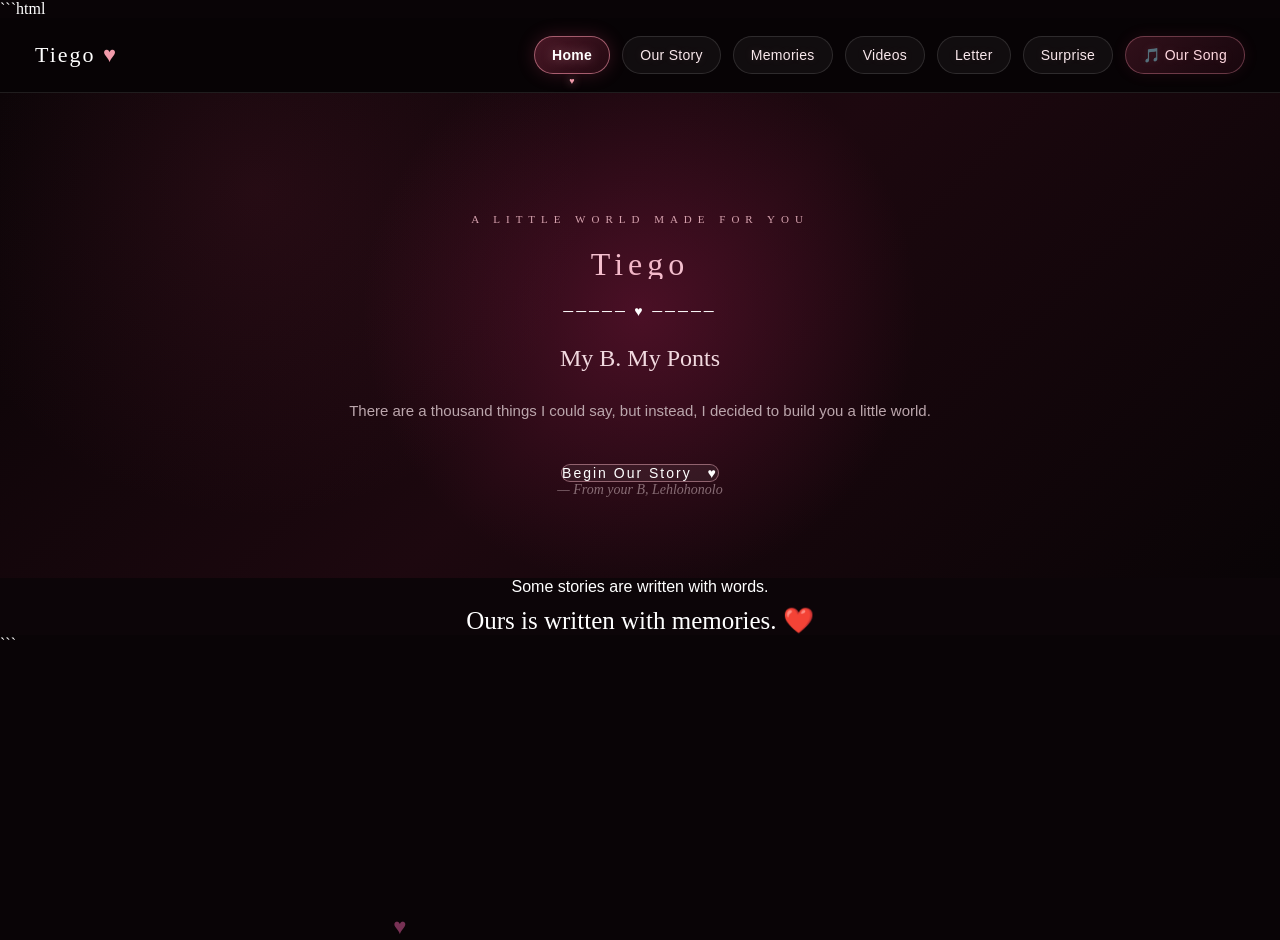
<file: index.html>
```html
<!DOCTYPE html>

<html lang="en">

<head>

<meta charset="UTF-8">

<meta name="viewport"
      content="width=device-width, initial-scale=1.0">

<title>For Tiego ❤️</title>

<link rel="stylesheet" href="style.css">

</head>


<body>


<!-- ==========================
     NAVIGATION
     ========================== -->

<nav class="navbar">

    <div class="logo">
        Tiego <span>♥</span>
    </div>


    <div class="nav-links">

        <a href="index.html" class="active">
            Home
        </a>


        <a href="story.html">
            Our Story
        </a>


        <a href="memories.html">
            Memories
        </a>


        <a href="videos.html">
            Videos
        </a>


        <a href="letter.html">
            Letter
        </a>


        <a href="surprise.html">
            Surprise
        </a>


        <a href="https://www.youtube.com/watch?v=3y0rLDDNPpU&list=RD3y0rLDDNPpU&start_radio=1"
           target="_blank"
           class="song-link">

            🎵 Our Song

        </a>

    </div>

</nav>



<!-- ==========================
     HERO / WELCOME
     ========================== -->

<main class="hero">


    <div class="hero-content">


        <p class="eyebrow">

            A LITTLE WORLD MADE FOR YOU

        </p>


        <h1>

            Tiego

        </h1>


        <div class="heart-line">

            ───── ♥ ─────

        </div>


        <!-- TYPING EFFECT -->

        <h2>

            <span id="typingText"></span>

        </h2>


        <p class="intro">

            There are a thousand things I could say,
            but instead, I decided to build you
            a little world.

        </p>


        <!-- BEGIN STORY BUTTON -->

        <button
            class="enter-button"
            onclick="openStory()">

            Begin Our Story

            <span>♥</span>

        </button>


        <p class="signature">

            — From your B, Lehlohonolo

        </p>


    </div>


</main>



<!-- ==========================
     BOTTOM MESSAGE
     ========================== -->

<section class="home-bottom">

    <p>

        Some stories are written with words.

    </p>


    <p class="highlight">

        Ours is written with memories. ❤️

    </p>

</section>



<!-- ==========================
     JAVASCRIPT
     ========================== -->

<script src="script.js"></script>


</body>

</html>
```
</file>
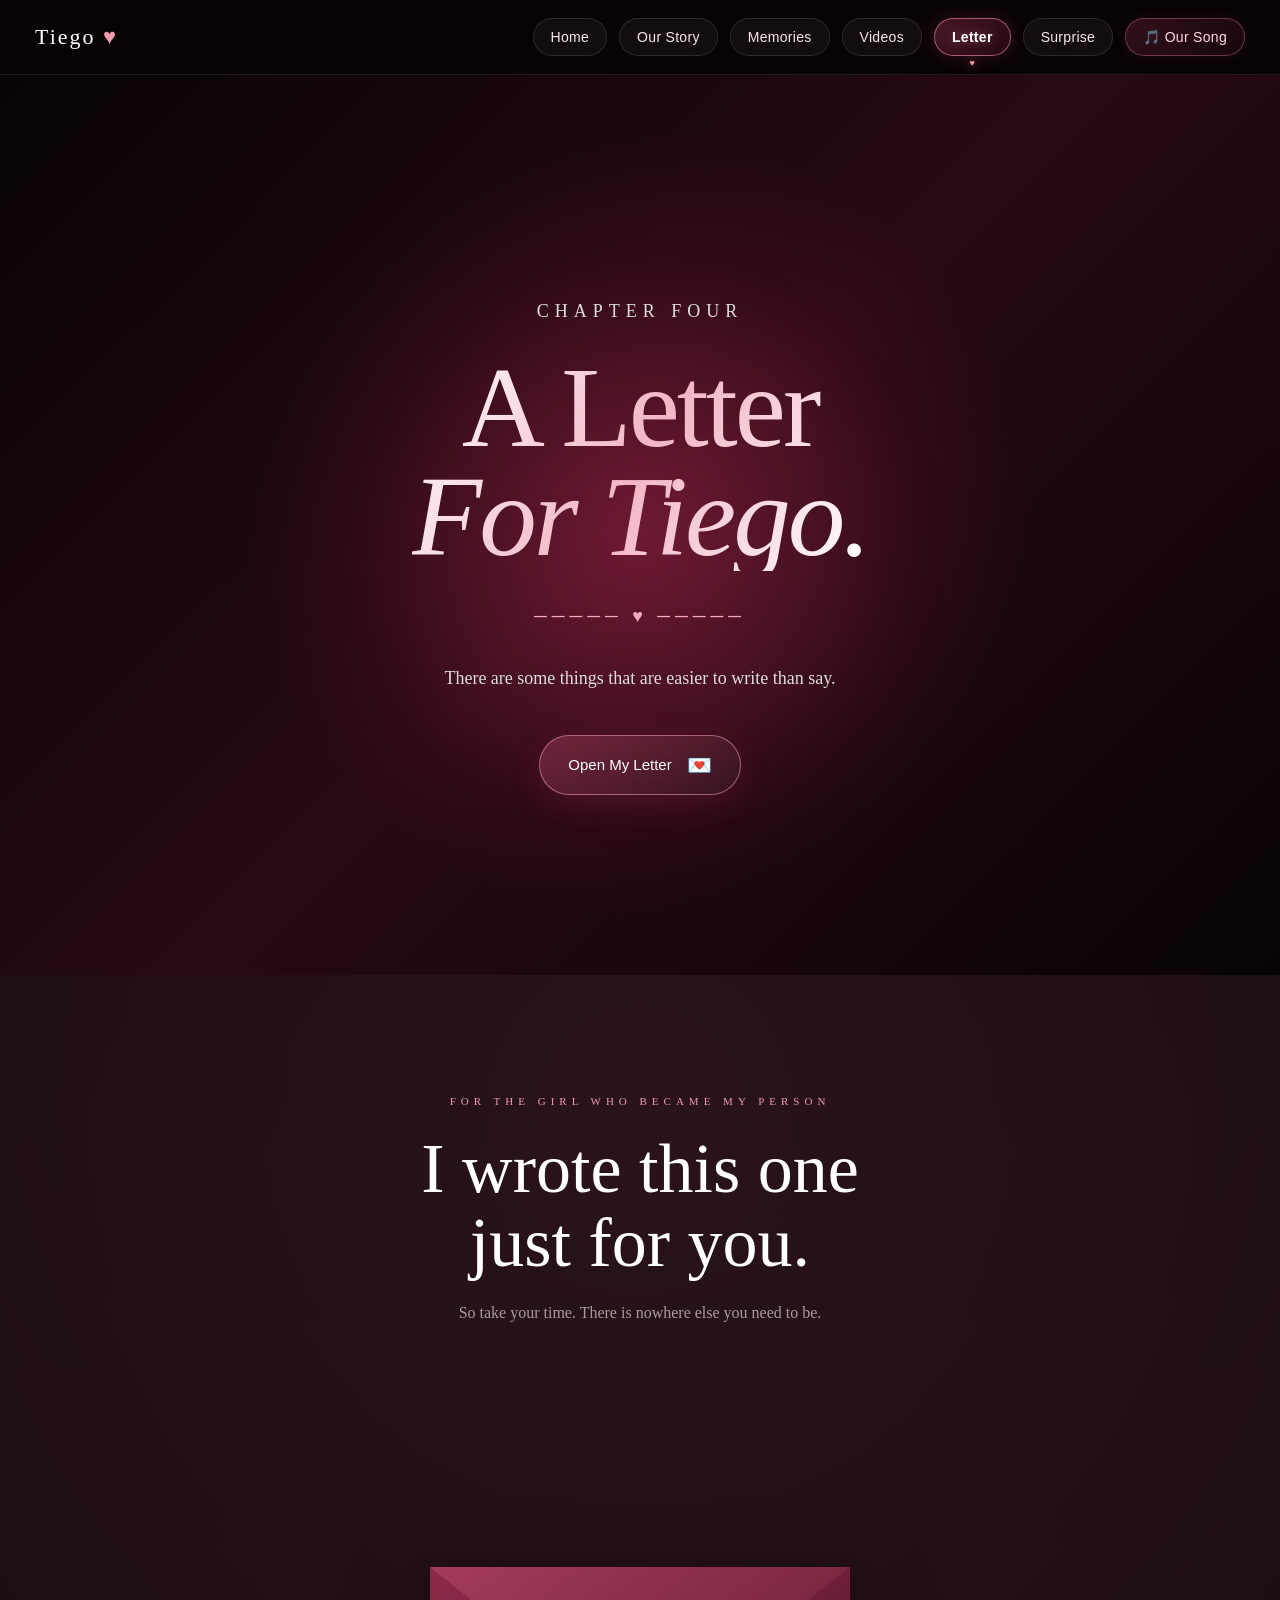
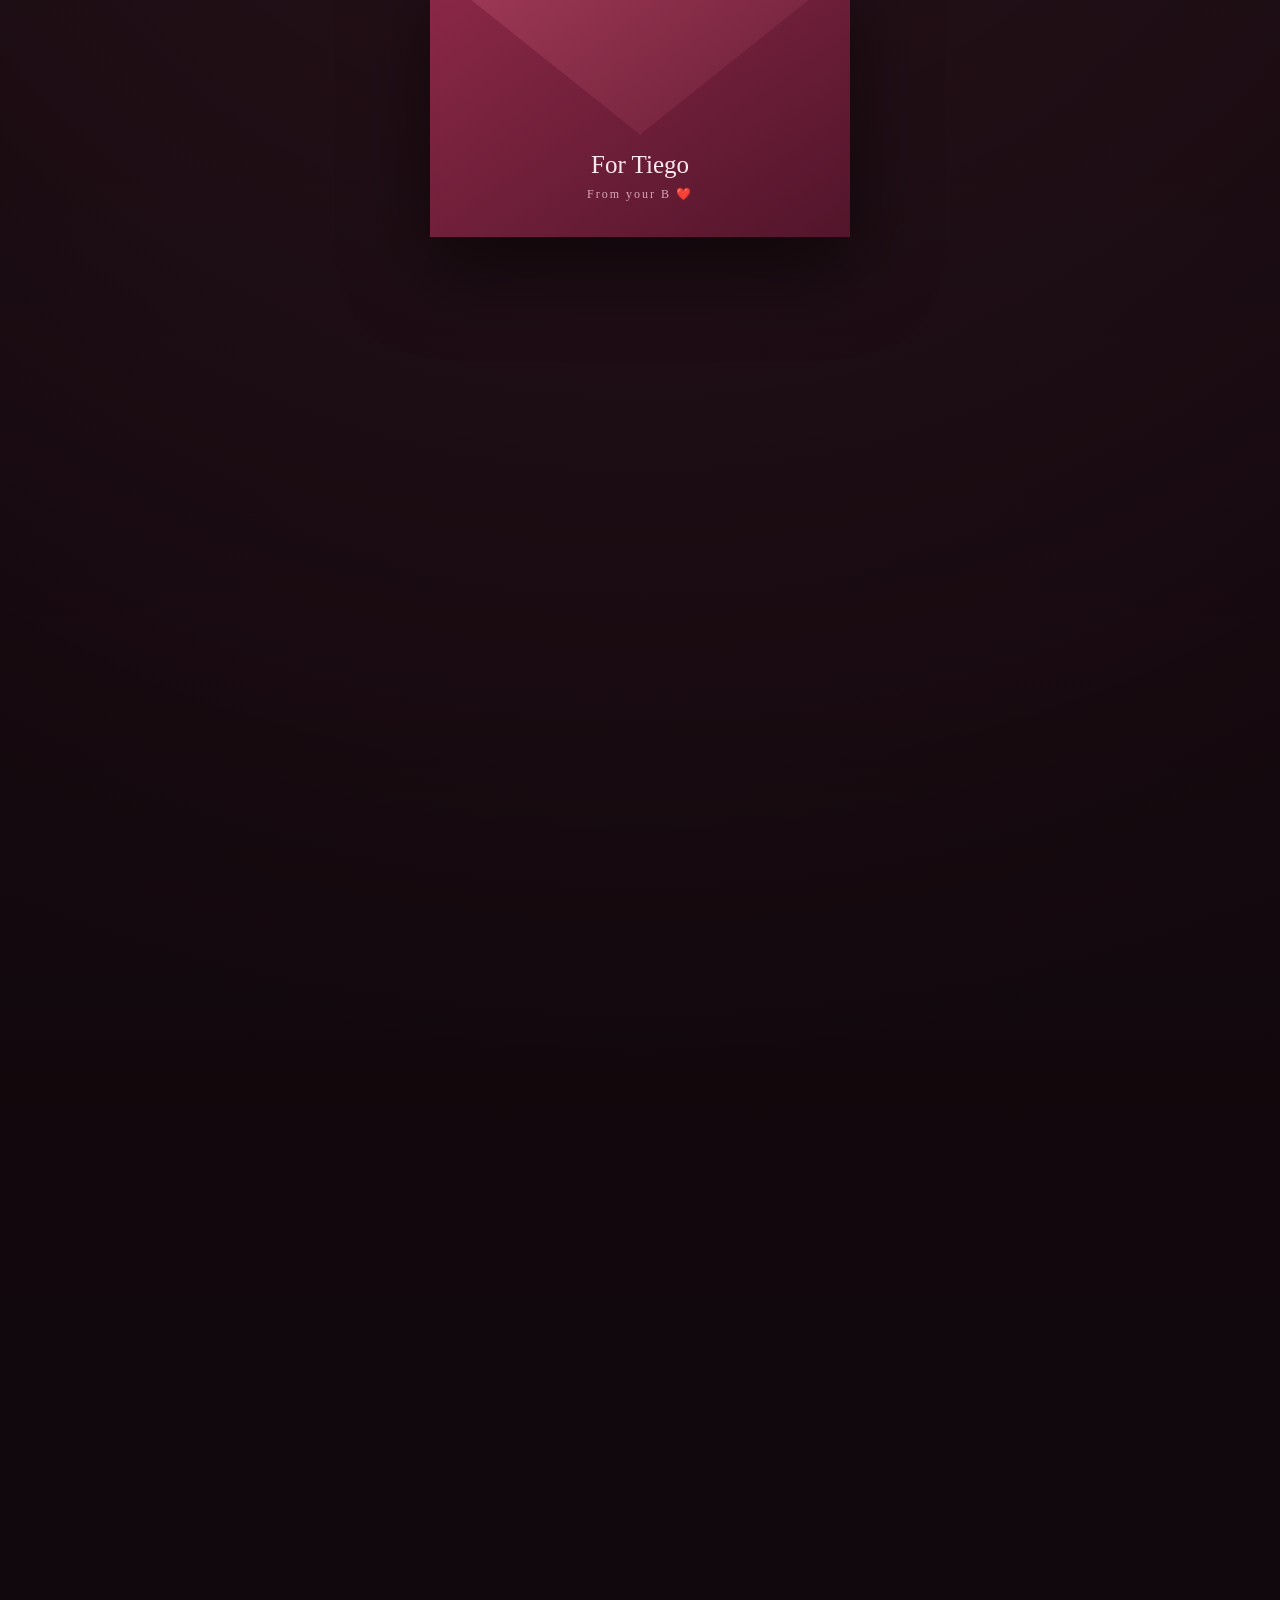
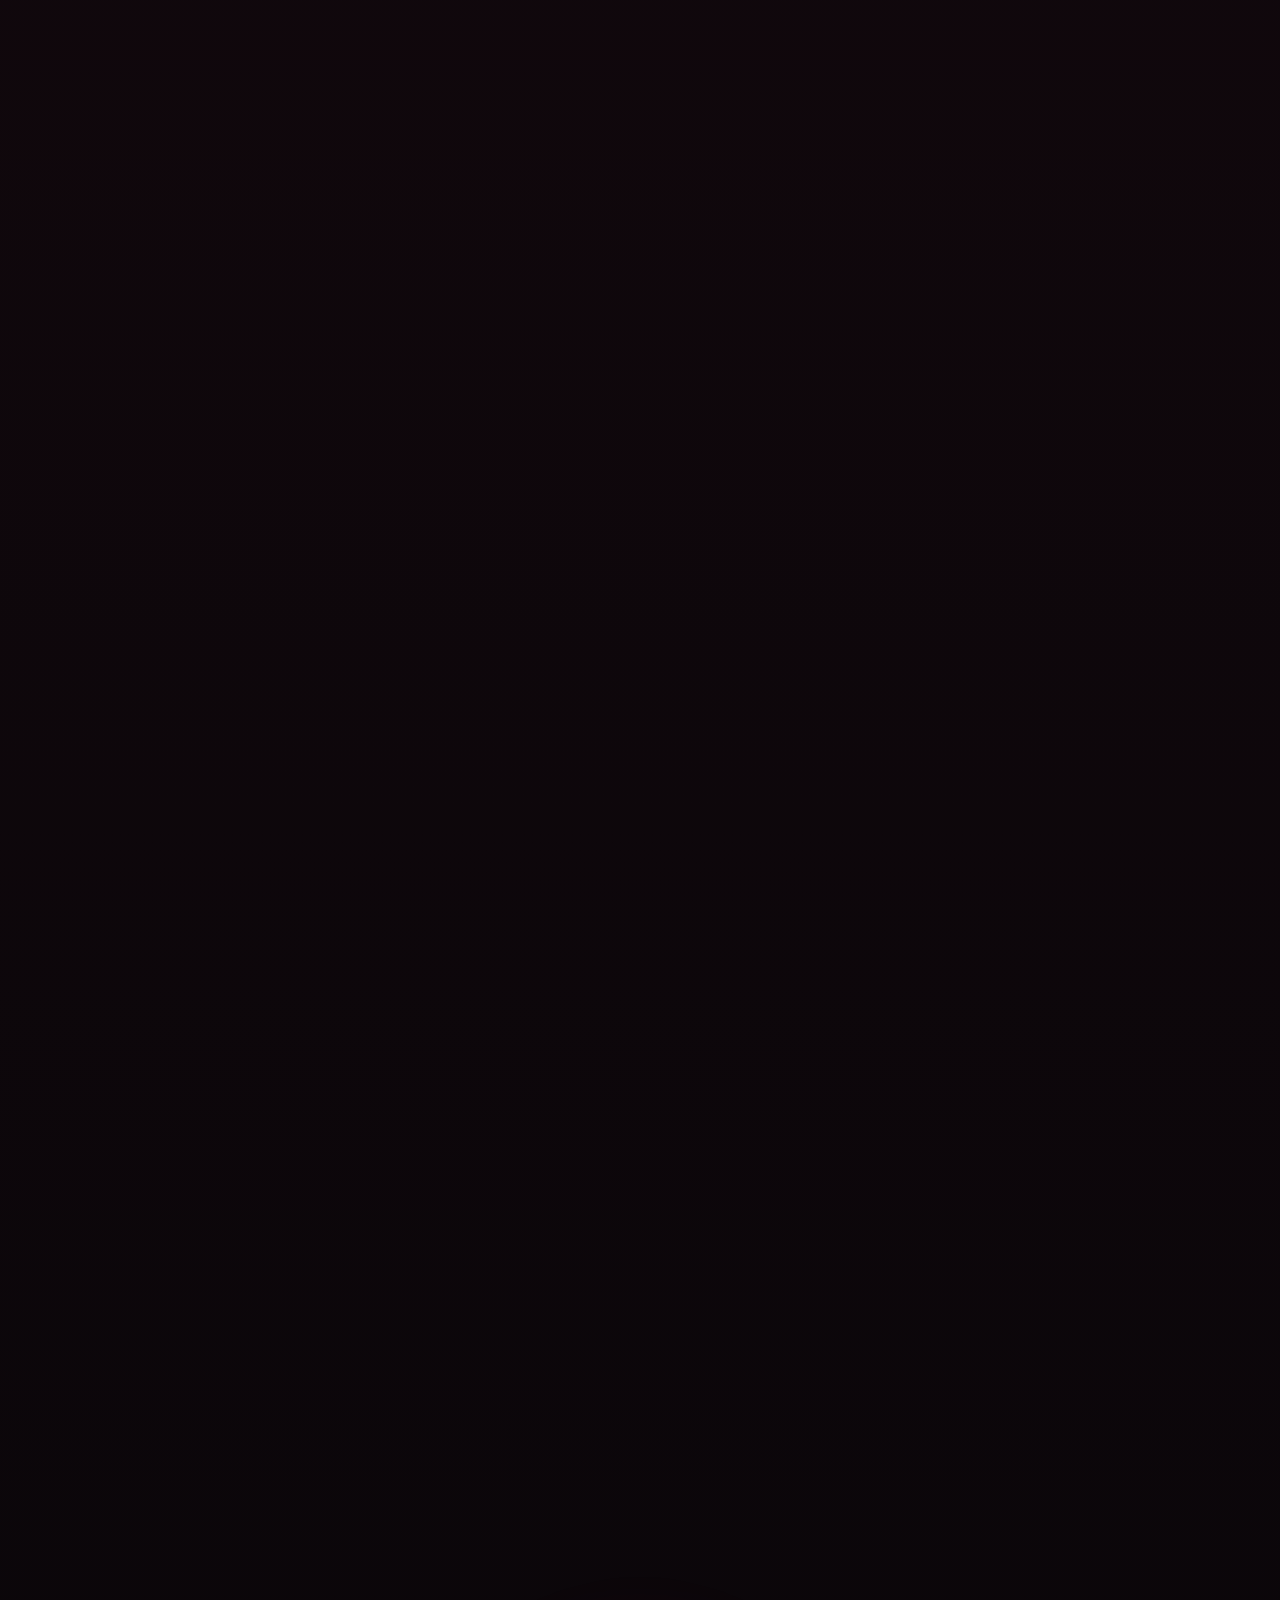
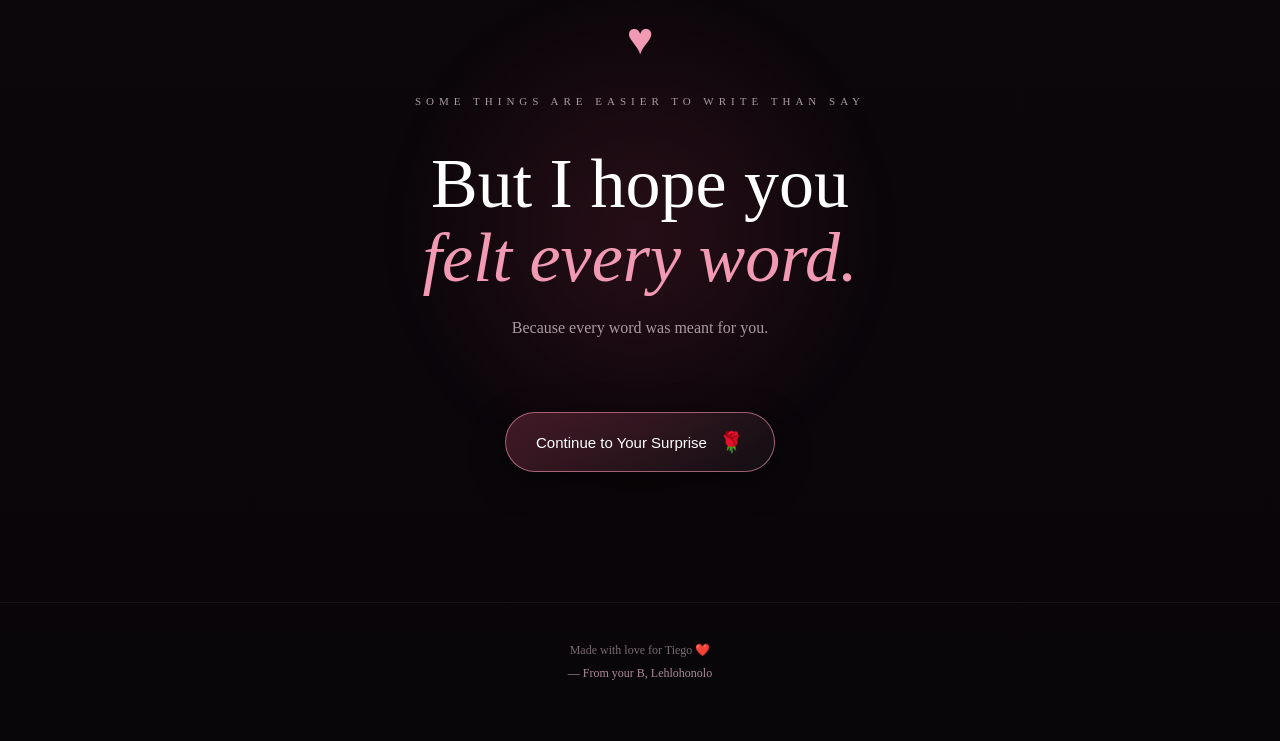
<file: letter.html>
<!DOCTYPE html>
<html lang="en">

<head>

    <meta charset="UTF-8">

    <meta name="viewport"
          content="width=device-width, initial-scale=1.0">

    <title>A Letter For Tiego ❤️</title>

    <link rel="stylesheet"
          href="style.css">

</head>


<body class="letter-page">


    <!-- =====================================================
         NAVIGATION
         ===================================================== -->

    <nav class="navbar">

        <div class="logo">
            Tiego <span>♥</span>
        </div>

        <div class="nav-links">

            <a href="index.html">
                Home
            </a>

            <a href="story.html">
                Our Story
            </a>

            <a href="memories.html">
                Memories
            </a>

            <a href="videos.html">
                Videos
            </a>

            <a href="letter.html"
               class="active">
                Letter
            </a>

            <a href="surprise.html">
                Surprise
            </a>

            <a href="https://www.youtube.com/watch?v=3y0rLDDNPpU&list=RD3y0rLDDNPpU&start_radio=1"
               target="_blank"
               class="song-link">

                🎵 Our Song

            </a>

        </div>

    </nav>



    <!-- =====================================================
         LETTER HERO
         ===================================================== -->

    <main>


        <section class="letter-hero">

            <div class="letter-hero-content">

                <p class="letter-eyebrow">
                    CHAPTER FOUR
                </p>

                <h1>
                    A Letter
                    <br>
                    <span>For Tiego.</span>
                </h1>

                <div class="letter-divider">
                    ───── ♥ ─────
                </div>

                <p class="letter-hero-text">

                    There are some things
                    that are easier to write
                    than say.

                </p>

                <button
                    class="open-letter-button"
                    onclick="openLetter()">

                    <span>
                        Open My Letter
                    </span>

                    <span>
                        💌
                    </span>

                </button>

            </div>

        </section>



        <!-- =====================================================
             LETTER INTRO
             ===================================================== -->

        <section class="letter-intro">

            <p class="letter-small-title">
                FOR THE GIRL WHO BECAME MY PERSON
            </p>

            <h2>
                I wrote this one
                <br>
                just for you.
            </h2>

            <p>
                So take your time.
                There is nowhere else you need to be.
            </p>

        </section>



        <!-- =====================================================
             ENVELOPE
             ===================================================== -->

        <section
            id="letterSection"
            class="envelope-section">

            <div
                class="envelope"
                id="envelope">

                <div class="envelope-flap"></div>

                <div class="envelope-front">

                    <div class="envelope-heart">
                        ♥
                    </div>

                    <p>
                        For Tiego
                    </p>

                    <span>
                        From your B ❤️
                    </span>

                </div>

            </div>

        </section>



        <!-- =====================================================
             THE LETTER
             ===================================================== -->

        <section
            id="letterPaper"
            class="letter-paper-section">

            <div class="paper-shadow"></div>

            <article class="letter-paper">

                <div class="paper-top">

                    <span>
                        ♥
                    </span>

                    <p>
                        FOR TIEGO
                    </p>

                    <span>
                        ♥
                    </span>

                </div>


                <div class="letter-content">

                    <p class="letter-greeting">
                        My Tiego,
                    </p>


                    <p>
                        I don't think there is one perfect
                        way to explain what you mean to me.
                    </p>


                    <p>
                        Somehow, somewhere along the way,
                        you became my person.
                    </p>


                    <p class="special-line">
                        My B.
                    </p>

                    <p class="special-line">
                        My Pontsana.
                    </p>


                    <p>
                        Yes... <em>my Pontsana.</em>
                    </p>


                    <p>
                        I know you don't always like that name,
                        but I hope you know how much love
                        there is behind it.
                    </p>


                    <p>
                        When I think about us, I don't only
                        think about the big moments.
                    </p>


                    <p>
                        I think about the little things.
                        The smiles. The laughs.
                        The random conversations.
                        The moments that weren't planned
                        but somehow became memories.
                    </p>


                    <p>
                        Those are the moments I would
                        never want to lose.
                    </p>


                    <div class="paper-heart">
                        ♥
                    </div>


                    <p>
                        You have become such a beautiful
                        part of my life, Tiego.
                    </p>


                    <p>
                        And if I could go back and choose
                        again...
                    </p>


                    <p class="highlight-line">
                        I would still choose you.
                    </p>


                    <p>
                        Not because everything will always
                        be perfect.
                    </p>


                    <p>
                        But because you're the person
                        I want beside me while we figure
                        everything out.
                    </p>


                    <p>
                        I want to keep making memories
                        with you.
                    </p>


                    <p>
                        I want more laughs.
                        More random moments.
                        More pictures.
                        More stories that only make sense
                        to us.
                    </p>


                    <p>
                        I want to keep writing our story.
                    </p>


                    <p class="highlight-line">
                        And I want you in every chapter.
                    </p>


                    <p>
                        So if there is one thing I hope
                        you remember from this little
                        world I made for you...
                    </p>


                    <p class="big-message">
                        There is someone here
                        who chooses you.
                    </p>


                    <p class="big-message">
                        Again.
                        And again.
                        And again.
                    </p>


                    <p>
                        And if I had to choose you
                        a thousand times...
                    </p>


                    <p class="highlight-line">
                        I would choose you a thousand times.
                    </p>


                    <div class="letter-signature">

                        <p>
                            Forever your B,
                        </p>

                        <strong>
                            Lehlohonolo ❤️
                        </strong>

                    </div>

                </div>


                <div class="paper-bottom">

                    <span>
                        Written with love
                    </span>

                    <span>
                        ♥
                    </span>

                    <span>
                        For Tiego
                    </span>

                </div>

            </article>

        </section>



        <!-- =====================================================
             LETTER ENDING
             ===================================================== -->

        <section class="letter-ending">

            <div class="ending-heart">
                ♥
            </div>

            <p class="ending-small">
                SOME THINGS ARE EASIER TO WRITE THAN SAY
            </p>

            <h2>
                But I hope you
                <br>
                <span>felt every word.</span>
            </h2>

            <p>
                Because every word was meant for you.
            </p>


            <button
                class="surprise-button"
                onclick="goToSurprise()">

                Continue to Your Surprise

                <span>
                    🌹
                </span>

            </button>

        </section>



    </main>



    <!-- =====================================================
         FOOTER
         ===================================================== -->

    <footer class="site-footer">

        <p>
            Made with love for Tiego ❤️
        </p>

        <span>
            — From your B, Lehlohonolo
        </span>

    </footer>



    <!-- =====================================================
         JAVASCRIPT
         ===================================================== -->

    <script>

        function openLetter() {

            const section =
                document.getElementById("letterSection");

            const envelope =
                document.getElementById("envelope");

            const paper =
                document.getElementById("letterPaper");


            section.scrollIntoView({
                behavior: "smooth"
            });


            setTimeout(function () {

                envelope.classList.add(
                    "envelope-open"
                );

            }, 700);


            setTimeout(function () {

                paper.classList.add(
                    "letter-visible"
                );

            }, 1500);


            setTimeout(function () {

                paper.scrollIntoView({
                    behavior: "smooth",
                    block: "start"
                });

            }, 2200);

        }



        function goToSurprise() {

            document.body.classList.add(
                "page-exit"
            );


            setTimeout(function () {

                window.location.href =
                    "surprise.html";

            }, 600);

        }

    </script>


</body>

</html>
</file>
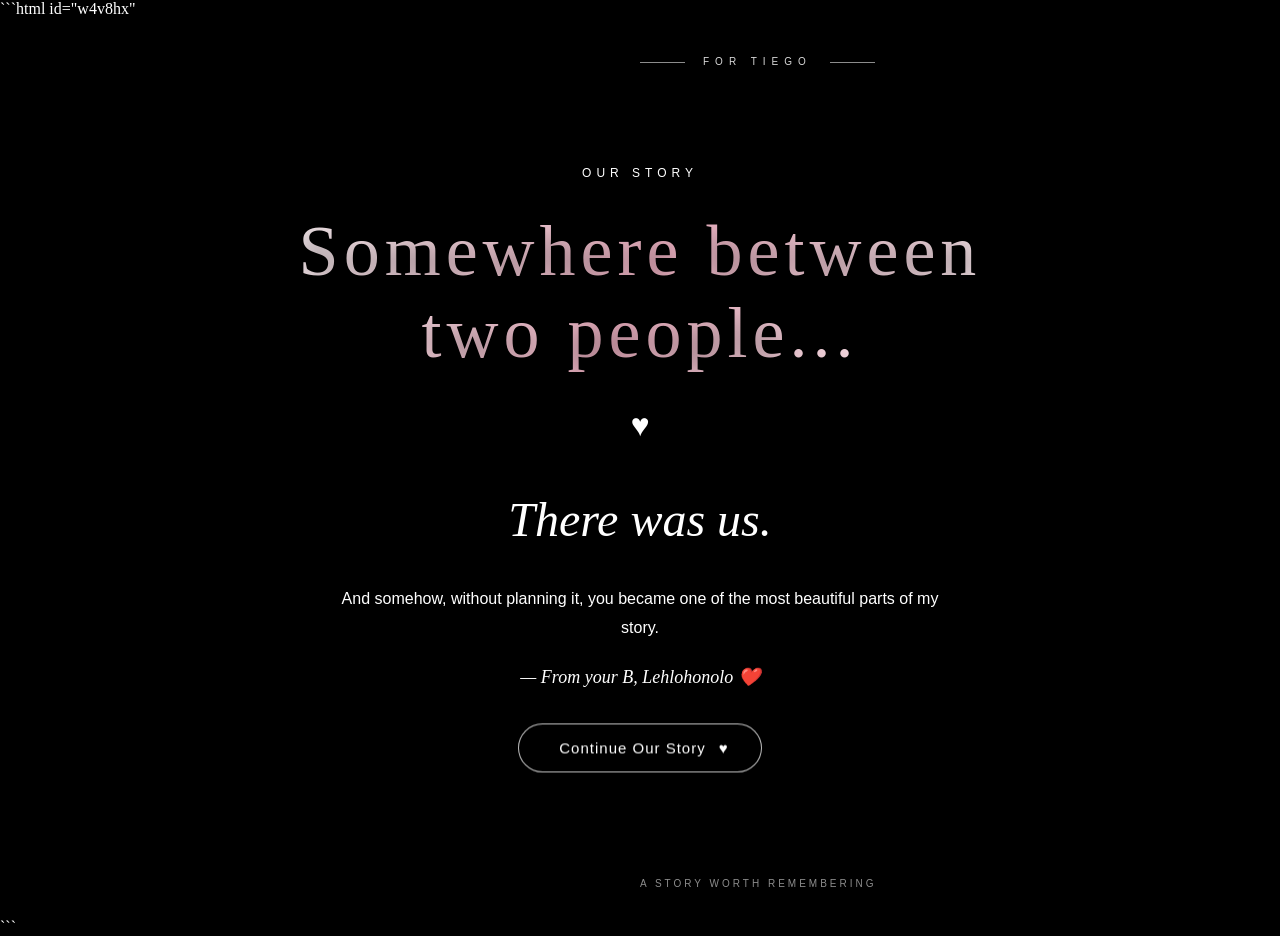
<file: Story-Intro.html>
```html id="w4v8hx"
<!DOCTYPE html>
<html lang="en">

<head>

    <meta charset="UTF-8">

    <meta name="viewport"
          content="width=device-width, initial-scale=1.0">

    <title>Our Story Begins — Tiego ❤️</title>

    <link rel="stylesheet"
          href="style.css">

</head>


<body class="story-intro-page">


    <!-- =====================================================
         STORY INTRO
         ===================================================== -->

    <main class="story-intro">


        <!-- =================================================
             HANDSHAKE VIDEO
             ================================================= -->

        <video
            class="story-intro-video"
            autoplay
            muted
            loop
            playsinline>

            <source
                src="videos/Handshake.mp4"
                type="video/mp4">

            Your browser does not support video.

        </video>


        <!-- =================================================
             DARK OVERLAY
             ================================================= -->

        <div class="story-intro-overlay"></div>


        <!-- =================================================
             TOP TITLE
             ================================================= -->

        <div class="story-intro-top">

            <span></span>

            <p>
                FOR TIEGO
            </p>

            <span></span>

        </div>


        <!-- =================================================
             MAIN MESSAGE
             ================================================= -->

        <div class="story-intro-content">


            <p class="story-intro-label">
                OUR STORY
            </p>


            <h1>

                Somewhere between

                <br>

                two people...

            </h1>


            <div class="story-intro-heart">
                ♥
            </div>


            <h2>
                There was us.
            </h2>


            <p class="story-intro-text">

                And somehow, without planning it,
                you became one of the most beautiful
                parts of my story.

            </p>


            <p class="story-intro-name">

                — From your B, Lehlohonolo ❤️

            </p>


            <!-- =================================================
                 CONTINUE BUTTON
                 ================================================= -->

            <button
                class="story-intro-button"
                onclick="continueStory()">

                <span class="button-text">
                    Continue Our Story
                </span>

                <span class="button-heart">
                    ♥
                </span>

            </button>


        </div>


        <!-- =================================================
             BOTTOM TEXT
             ================================================= -->

        <div class="story-intro-bottom">

            <p>
                A story worth remembering
            </p>

        </div>


        <!-- =================================================
             TRANSITION SCREEN
             ================================================= -->

        <div
            id="storyTransition"
            class="story-transition">


            <div class="transition-content">

                <div class="transition-heart">
                    ♥
                </div>


                <p class="transition-title">
                    OUR STORY CONTINUES...
                </p>


                <p class="transition-subtitle">
                    One memory at a time.
                </p>

            </div>


        </div>


    </main>


    <!-- =====================================================
         CONTINUE TO STORY
         ===================================================== -->

    <script>

        function continueStory() {


            /* Prevent multiple clicks */

            const button =
                document.querySelector(
                    ".story-intro-button"
                );


            button.disabled = true;


            /* Activate page fade */

            document.body.classList.add(
                "story-intro-exit"
            );


            /* Show transition message */

            const transition =
                document.getElementById(
                    "storyTransition"
                );


            transition.classList.add(
                "show-transition"
            );


            /* Open Our Story */

            setTimeout(function () {

                window.location.href =
                    "story.html";

            }, 1800);

        }

    </script>


</body>

</html>
```
</file>
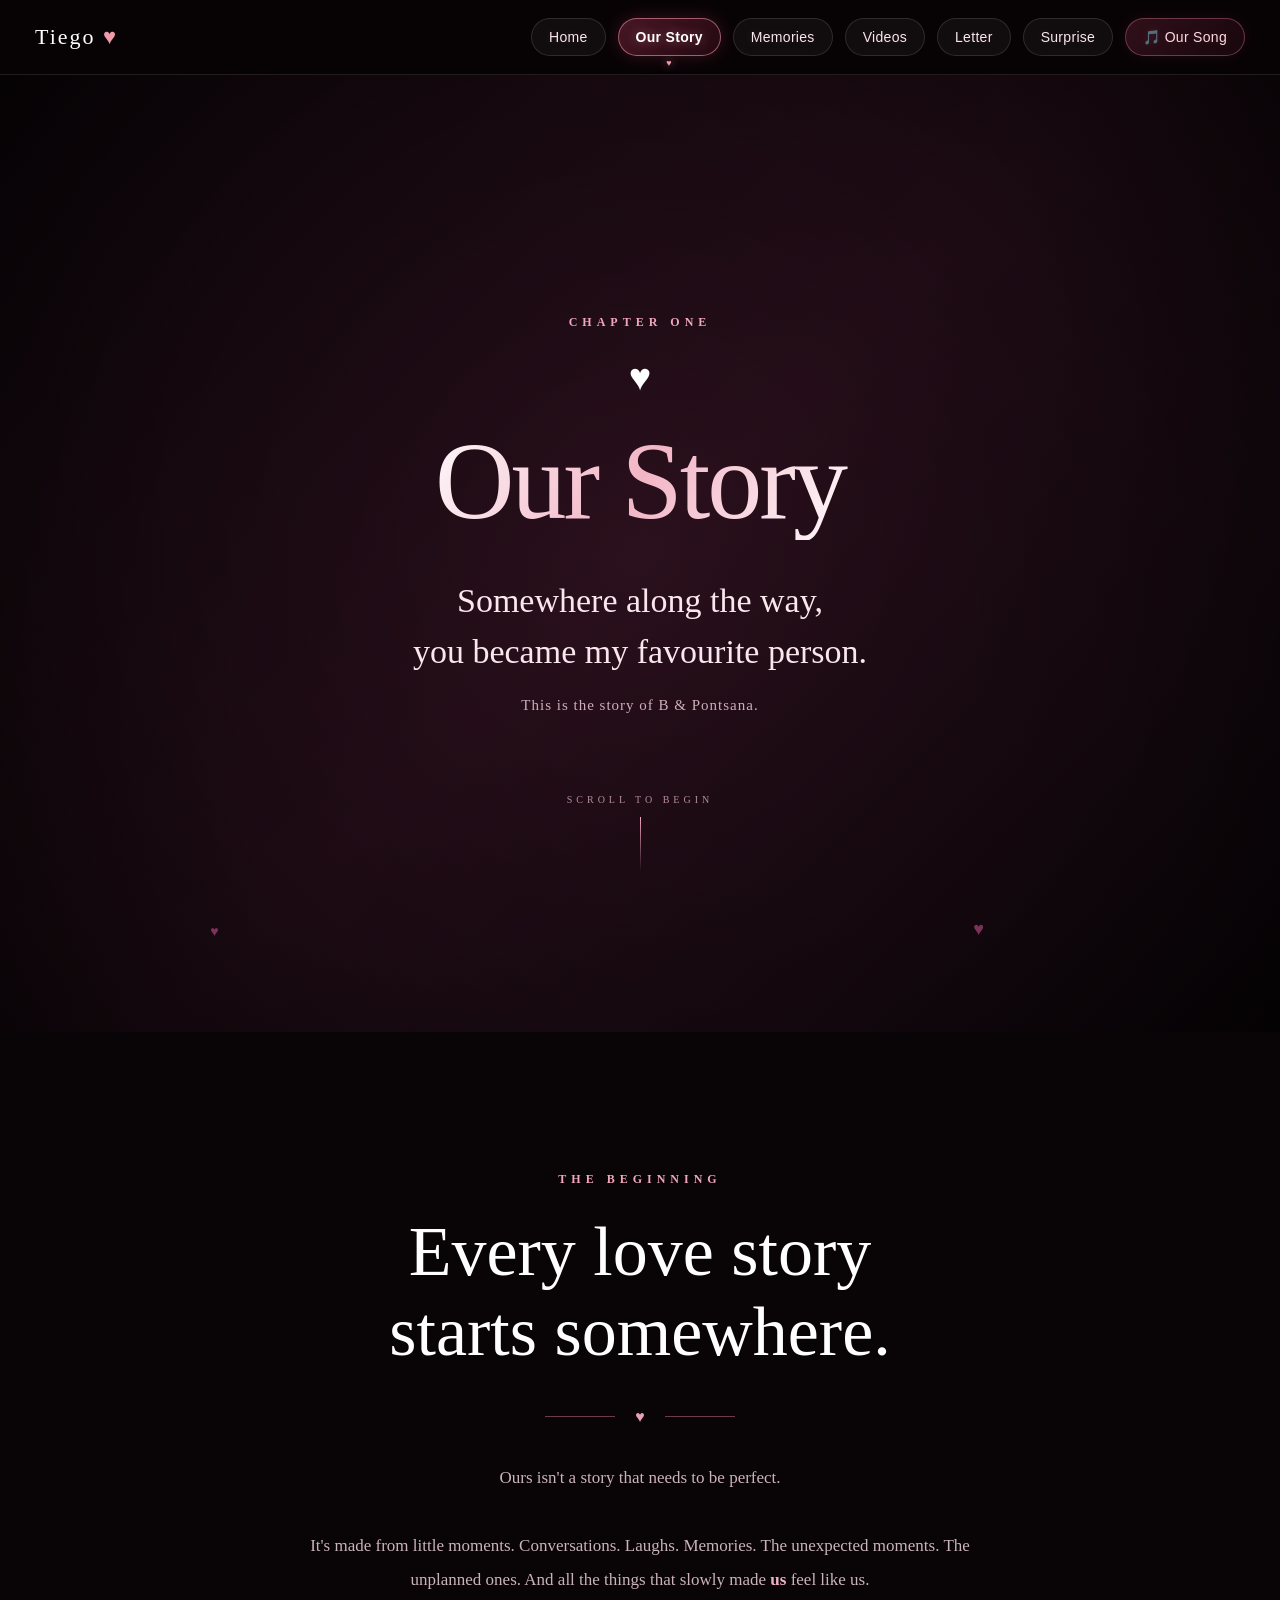
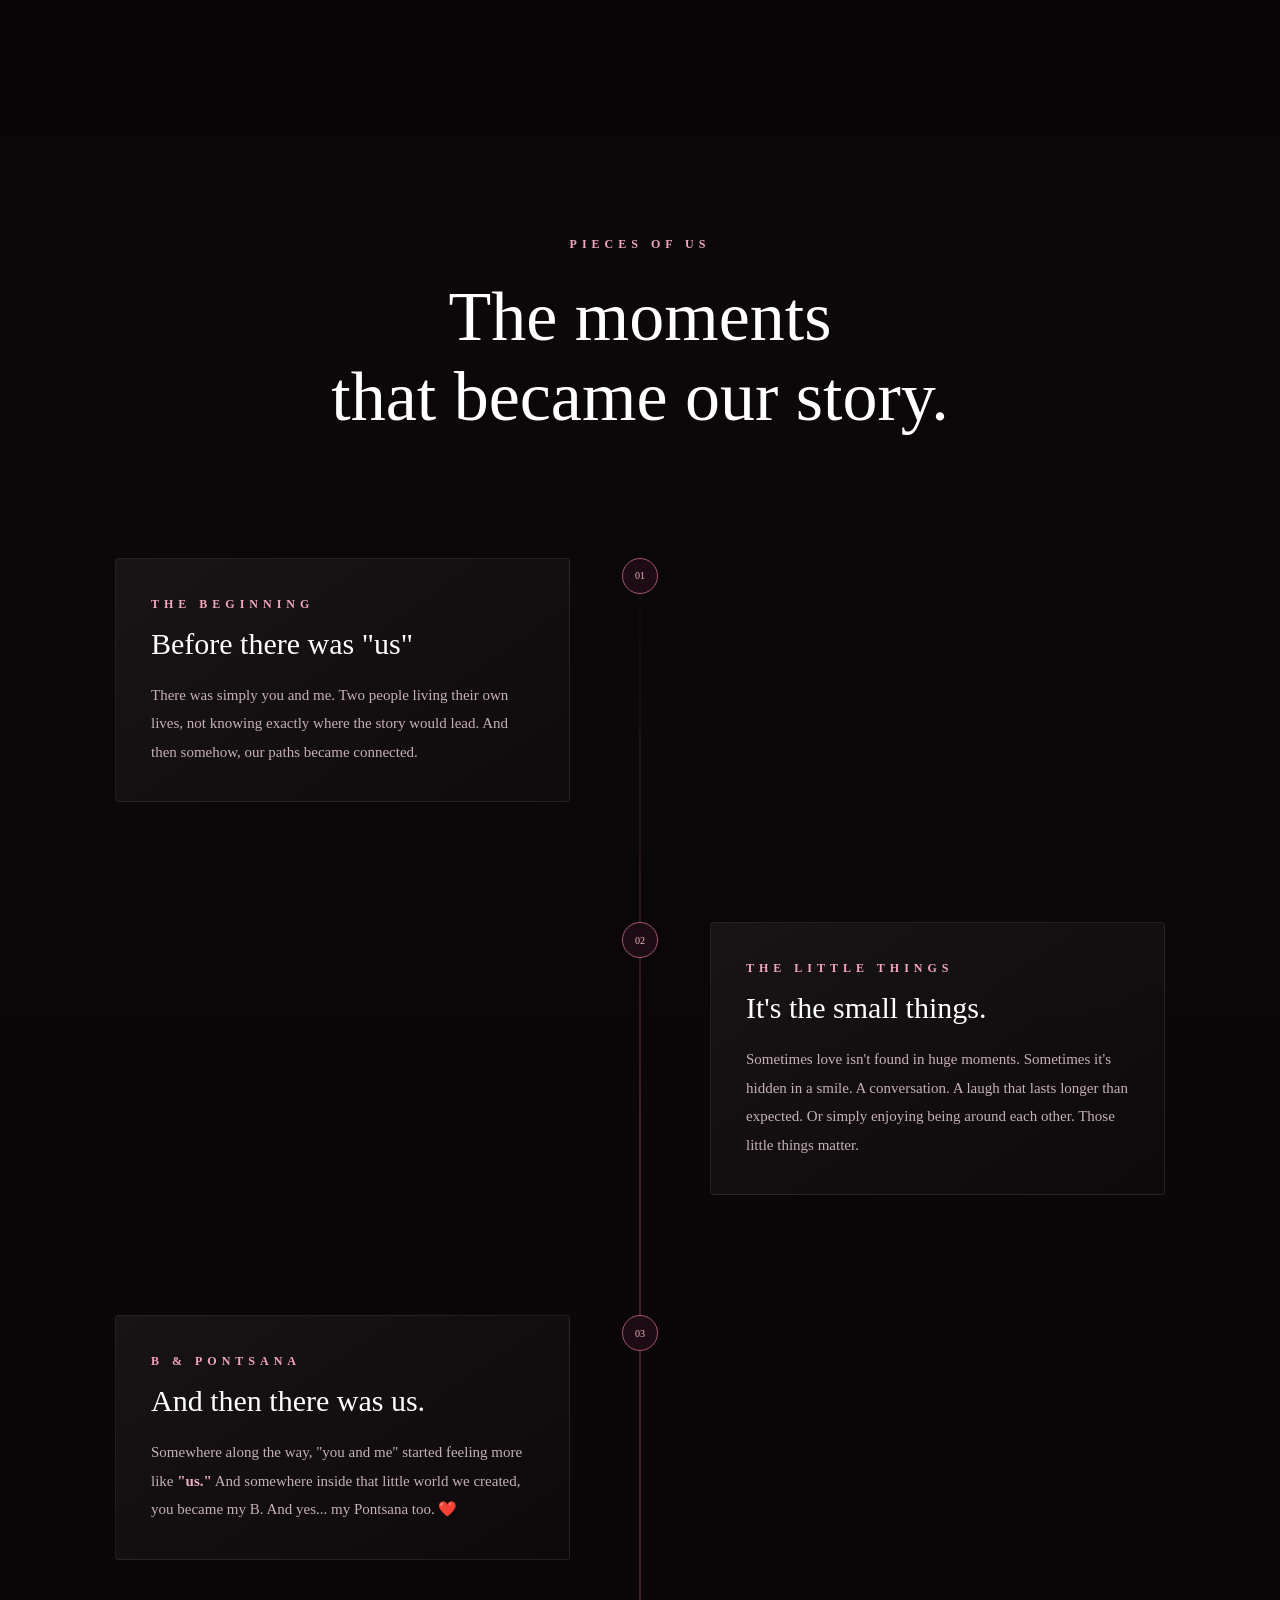
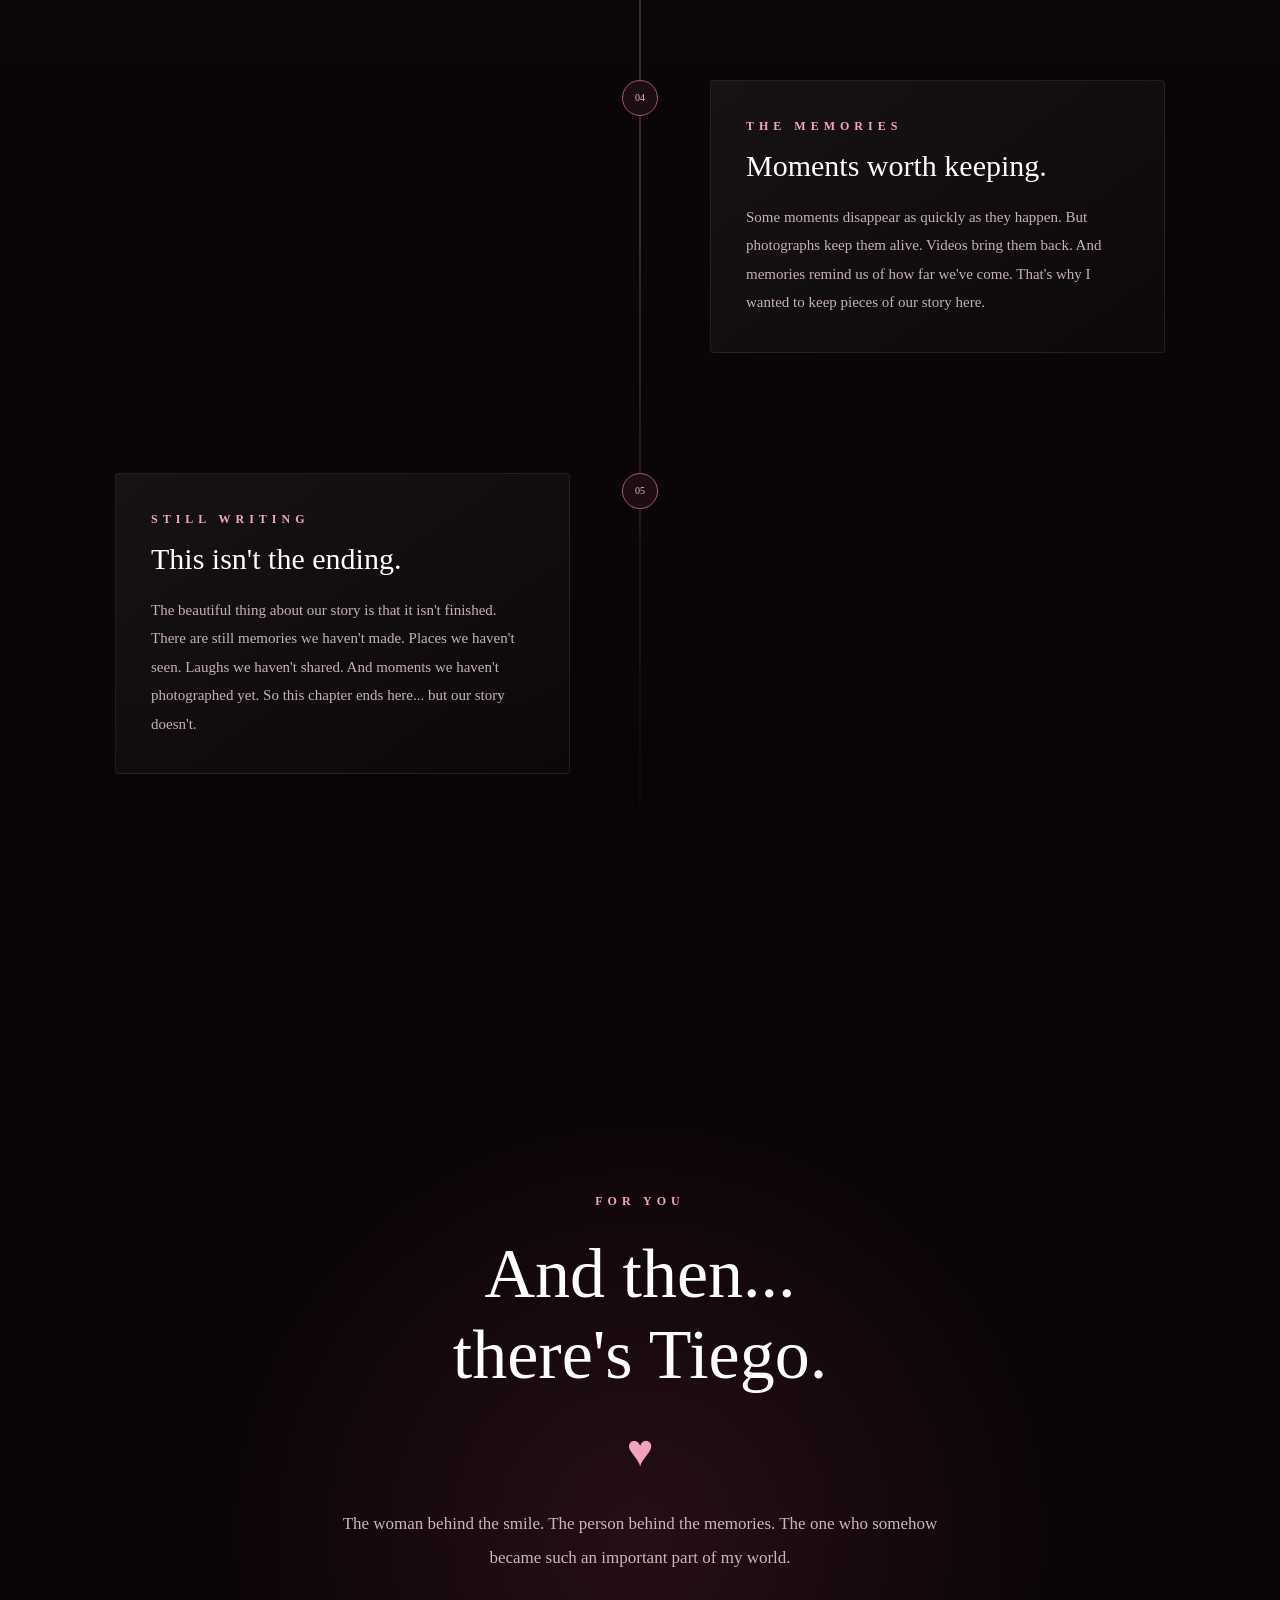
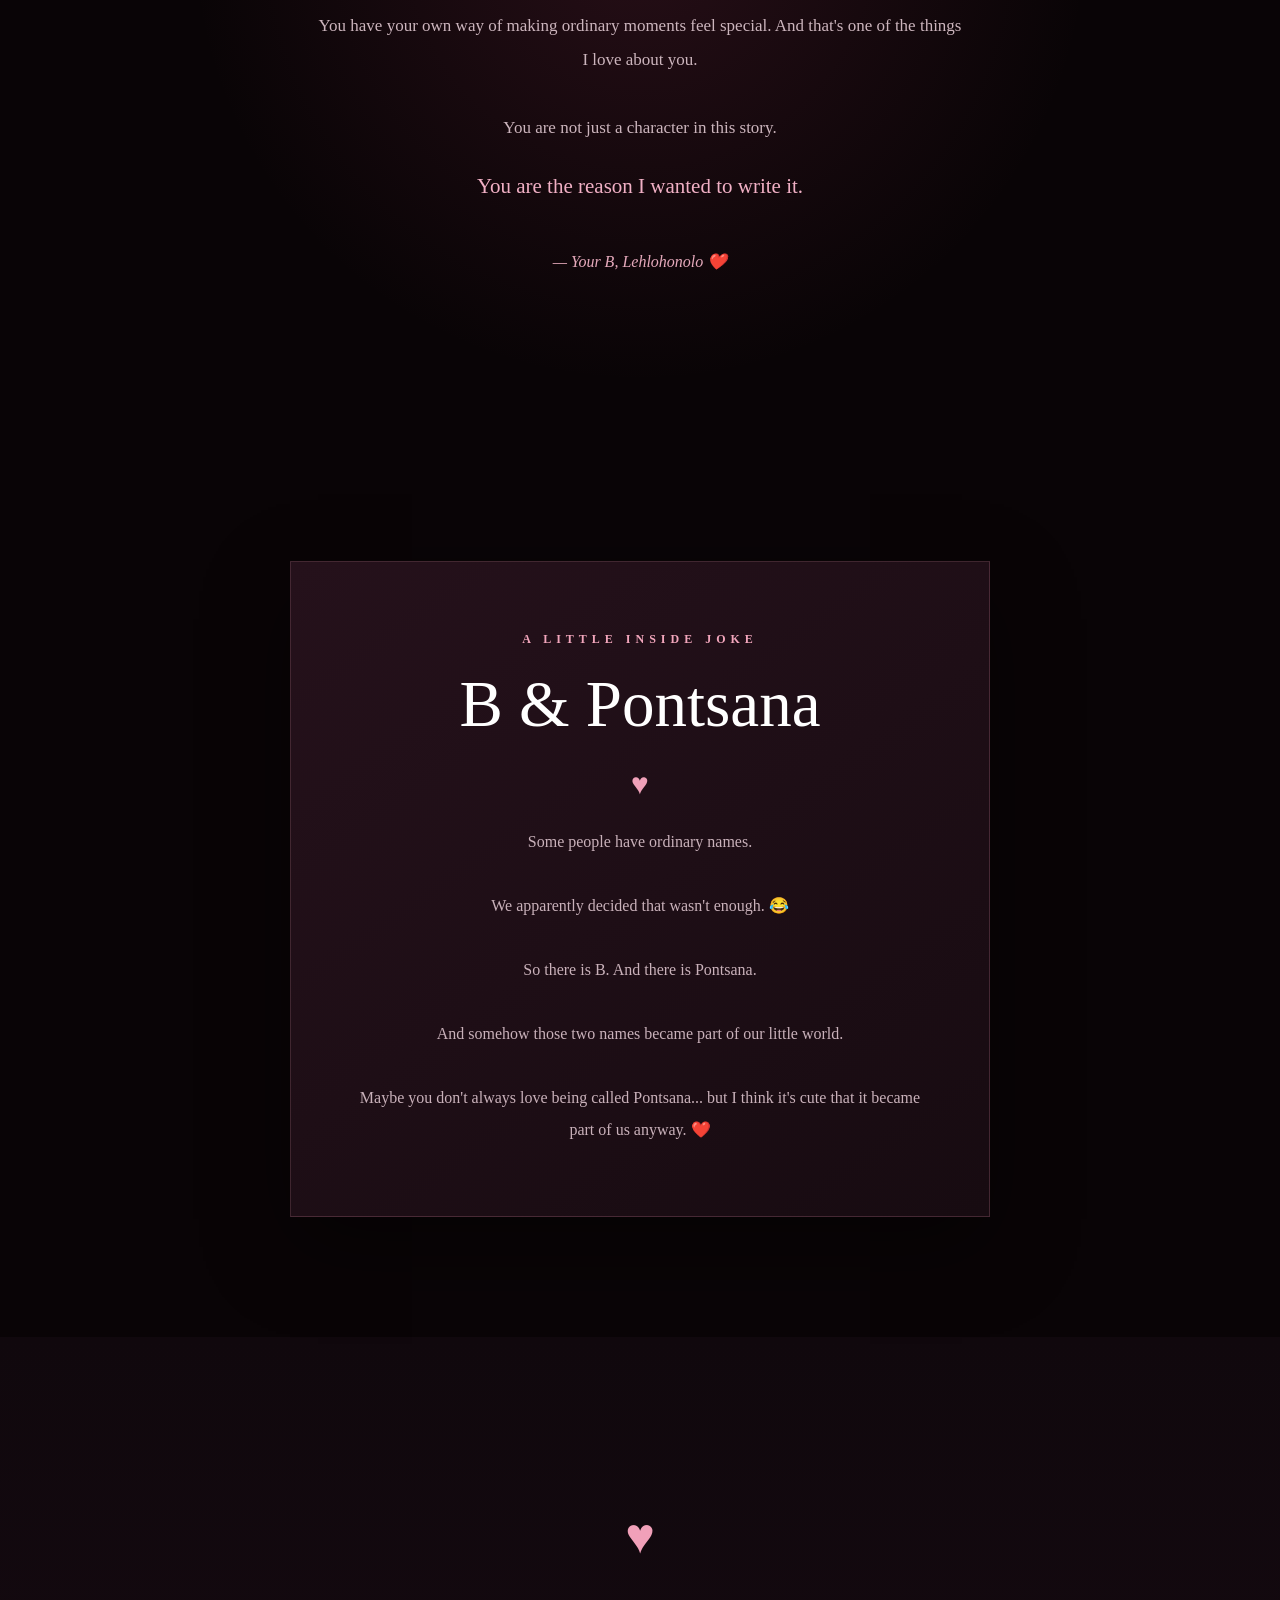
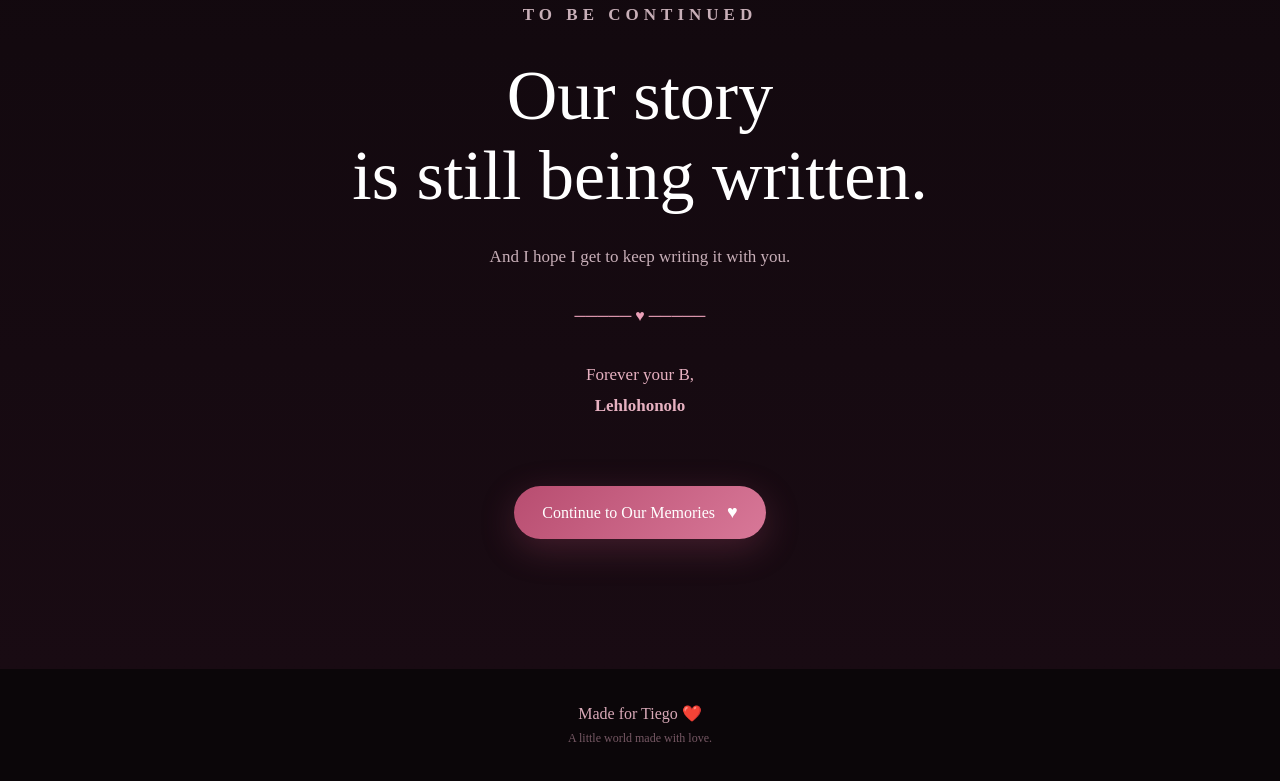
<file: Story.html>
<!DOCTYPE html>
<html lang="en">

<head>

    <meta charset="UTF-8">

    <meta name="viewport"
          content="width=device-width, initial-scale=1.0">

    <title>Our Story — Tiego ❤️</title>

    <link rel="stylesheet" href="style.css">

</head>


<body class="story-page">


    <!-- =====================================================
         NAVIGATION
    ====================================================== -->

    <nav class="navbar">

        <div class="logo">
            Tiego <span>♥</span>
        </div>

        <div class="nav-links">

            <a href="index.html">
                Home
            </a>

            <a href="story.html" class="active">
                Our Story
            </a>

            <a href="memories.html">
                Memories
            </a>

            <a href="videos.html">
                Videos
            </a>

            <a href="letter.html">
                Letter
            </a>

            <a href="surprise.html">
                Surprise
            </a>

            <a
                href="https://www.youtube.com/watch?v=3y0rLDDNPpU&list=RD3y0rLDDNPpU&start_radio=1"
                target="_blank"
                class="song-link">

                🎵 Our Song

            </a>

        </div>

    </nav>



    <!-- =====================================================
         STORY HERO
    ====================================================== -->

    <header class="story-hero">

        <div class="story-hero-overlay"></div>

        <div class="story-hero-content">

            <p class="story-eyebrow">
                CHAPTER ONE
            </p>

            <div class="story-hero-heart">
                ♥
            </div>

            <h1>
                Our Story
            </h1>

            <p class="story-hero-main">
                Somewhere along the way,
                <br>
                you became my favourite person.
            </p>

            <p class="story-hero-small">
                This is the story of B & Pontsana.
            </p>

            <div class="story-scroll">
                <span>SCROLL TO BEGIN</span>
                <div class="scroll-line"></div>
            </div>

        </div>

    </header>



    <!-- =====================================================
         OPENING
    ====================================================== -->

    <section class="story-opening">

        <p class="story-section-label">
            THE BEGINNING
        </p>

        <h2>
            Every love story
            <br>
            starts somewhere.
        </h2>

        <div class="story-divider">
            <span></span>
            ♥
            <span></span>
        </div>

        <p class="story-opening-text">

            Ours isn't a story that needs to be perfect.

            <br><br>

            It's made from little moments.

            Conversations.

            Laughs.

            Memories.

            The unexpected moments.

            The unplanned ones.

            And all the things that slowly made
            <strong>us</strong> feel like us.

        </p>

    </section>



    <!-- =====================================================
         TIMELINE
    ====================================================== -->

    <section class="story-timeline-section">

        <div class="story-section-heading">

            <p class="story-section-label">
                PIECES OF US
            </p>

            <h2>
                The moments
                <br>
                that became our story.
            </h2>

        </div>



        <div class="story-timeline">


            <!-- MOMENT 1 -->

            <article class="story-moment">

                <div class="moment-number">
                    01
                </div>

                <div class="moment-content">

                    <span class="moment-label">
                        THE BEGINNING
                    </span>

                    <h3>
                        Before there was "us"
                    </h3>

                    <p>
                        There was simply you and me.

                        Two people living their own lives,
                        not knowing exactly where the story
                        would lead.

                        And then somehow,
                        our paths became connected.
                    </p>

                </div>

            </article>



            <!-- MOMENT 2 -->

            <article class="story-moment reverse">

                <div class="moment-number">
                    02
                </div>

                <div class="moment-content">

                    <span class="moment-label">
                        THE LITTLE THINGS
                    </span>

                    <h3>
                        It's the small things.
                    </h3>

                    <p>
                        Sometimes love isn't found in
                        huge moments.

                        Sometimes it's hidden in a smile.

                        A conversation.

                        A laugh that lasts longer than
                        expected.

                        Or simply enjoying being around
                        each other.

                        Those little things matter.
                    </p>

                </div>

            </article>



            <!-- MOMENT 3 -->

            <article class="story-moment">

                <div class="moment-number">
                    03
                </div>

                <div class="moment-content">

                    <span class="moment-label">
                        B & PONTSANA
                    </span>

                    <h3>
                        And then there was us.
                    </h3>

                    <p>
                        Somewhere along the way,

                        "you and me"

                        started feeling more like

                        <strong>"us."</strong>

                        And somewhere inside that
                        little world we created,

                        you became my B.

                        And yes...

                        my Pontsana too. ❤️
                    </p>

                </div>

            </article>



            <!-- MOMENT 4 -->

            <article class="story-moment reverse">

                <div class="moment-number">
                    04
                </div>

                <div class="moment-content">

                    <span class="moment-label">
                        THE MEMORIES
                    </span>

                    <h3>
                        Moments worth keeping.
                    </h3>

                    <p>
                        Some moments disappear as quickly
                        as they happen.

                        But photographs keep them alive.

                        Videos bring them back.

                        And memories remind us of
                        how far we've come.

                        That's why I wanted to keep
                        pieces of our story here.
                    </p>

                </div>

            </article>



            <!-- MOMENT 5 -->

            <article class="story-moment">

                <div class="moment-number">
                    05
                </div>

                <div class="moment-content">

                    <span class="moment-label">
                        STILL WRITING
                    </span>

                    <h3>
                        This isn't the ending.
                    </h3>

                    <p>
                        The beautiful thing about our story
                        is that it isn't finished.

                        There are still memories
                        we haven't made.

                        Places we haven't seen.

                        Laughs we haven't shared.

                        And moments we haven't
                        photographed yet.

                        So this chapter ends here...

                        but our story doesn't.
                    </p>

                </div>

            </article>

        </div>

    </section>



    <!-- =====================================================
         TIEGO SECTION
    ====================================================== -->

    <section class="tiego-story-section">

        <div class="tiego-story-inner">

            <p class="story-section-label">
                FOR YOU
            </p>

            <h2>
                And then...
                <br>
                there's Tiego.
            </h2>

            <div class="tiego-heart">
                ♥
            </div>

            <p class="tiego-story-text">

                The woman behind the smile.

                The person behind the memories.

                The one who somehow became
                such an important part of my world.

                <br><br>

                You have your own way of making
                ordinary moments feel special.

                And that's one of the things
                I love about you.

                <br><br>

                You are not just a character
                in this story.

                <strong>
                    You are the reason
                    I wanted to write it.
                </strong>

            </p>

            <p class="tiego-signature">
                — Your B, Lehlohonolo ❤️
            </p>

        </div>

    </section>



    <!-- =====================================================
         B & PONTSANA
    ====================================================== -->

    <section class="pontsana-section">

        <div class="pontsana-card">

            <p class="story-section-label">
                A LITTLE INSIDE JOKE
            </p>

            <h2>
                B & Pontsana
            </h2>

            <div class="pontsana-line">
                ♥
            </div>

            <p>
                Some people have ordinary names.

                <br><br>

                We apparently decided
                that wasn't enough. 😂

                <br><br>

                So there is B.

                And there is Pontsana.

                <br><br>

                And somehow those two names
                became part of our little world.

                <br><br>

                Maybe you don't always love
                being called Pontsana...

                but I think it's cute
                that it became part of us anyway. ❤️
            </p>

        </div>

    </section>



    <!-- =====================================================
         CLOSING
    ====================================================== -->

    <section class="story-closing">

        <div class="closing-heart">
            ♥
        </div>

        <p class="story-section-label">
            TO BE CONTINUED
        </p>

        <h2>
            Our story
            <br>
            is still being written.
        </h2>

        <p>
            And I hope I get to keep writing
            it with you.
        </p>

        <div class="closing-divider">
            ───── ♥ ─────
        </div>

        <p class="closing-signature">
            Forever your B,
            <br>
            <strong>Lehlohonolo</strong>
        </p>

        <a
            href="memories.html"
            class="story-next-button">

            Continue to Our Memories
            <span>♥</span>

        </a>

    </section>



    <!-- =====================================================
         FOOTER
    ====================================================== -->

    <footer class="story-footer">

        <p>
            Made for Tiego ❤️
        </p>

        <span>
            A little world made with love.
        </span>

    </footer>



    <script src="script.js"></script>

</body>

</html>
</file>
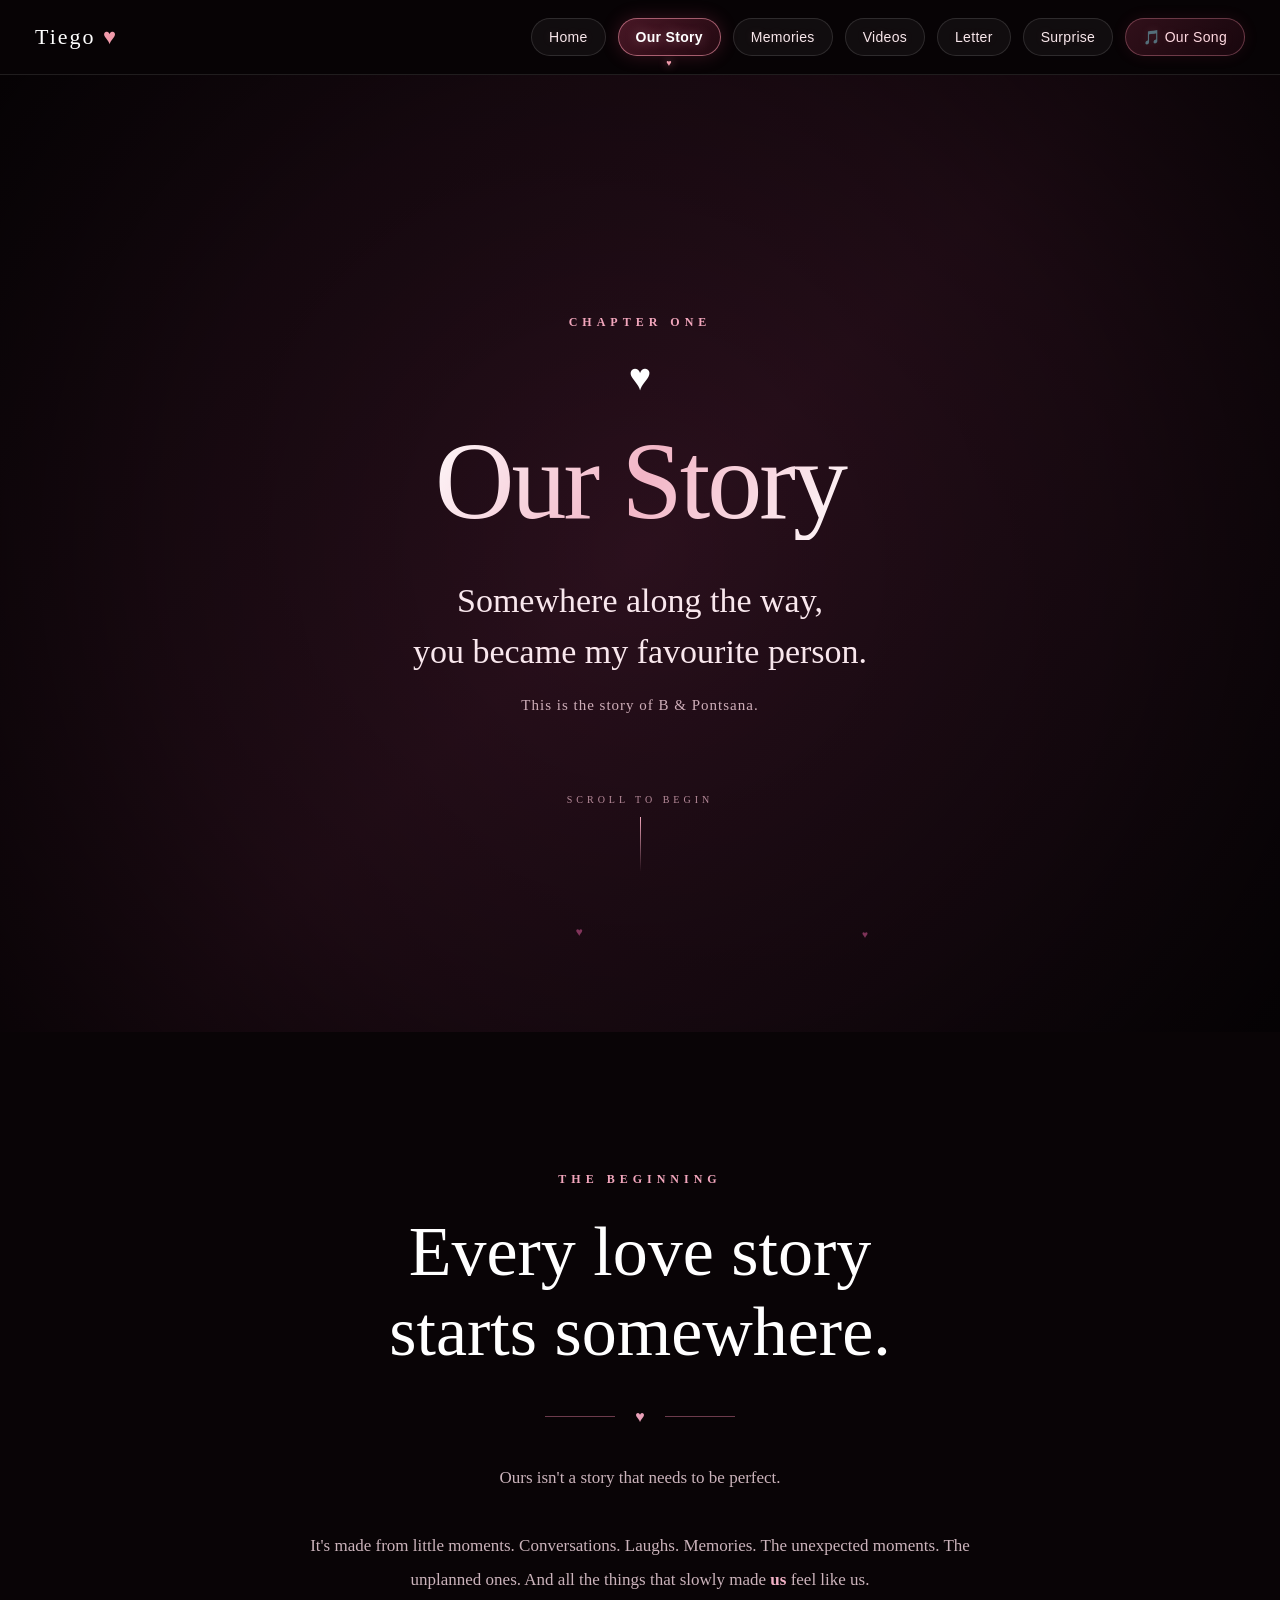
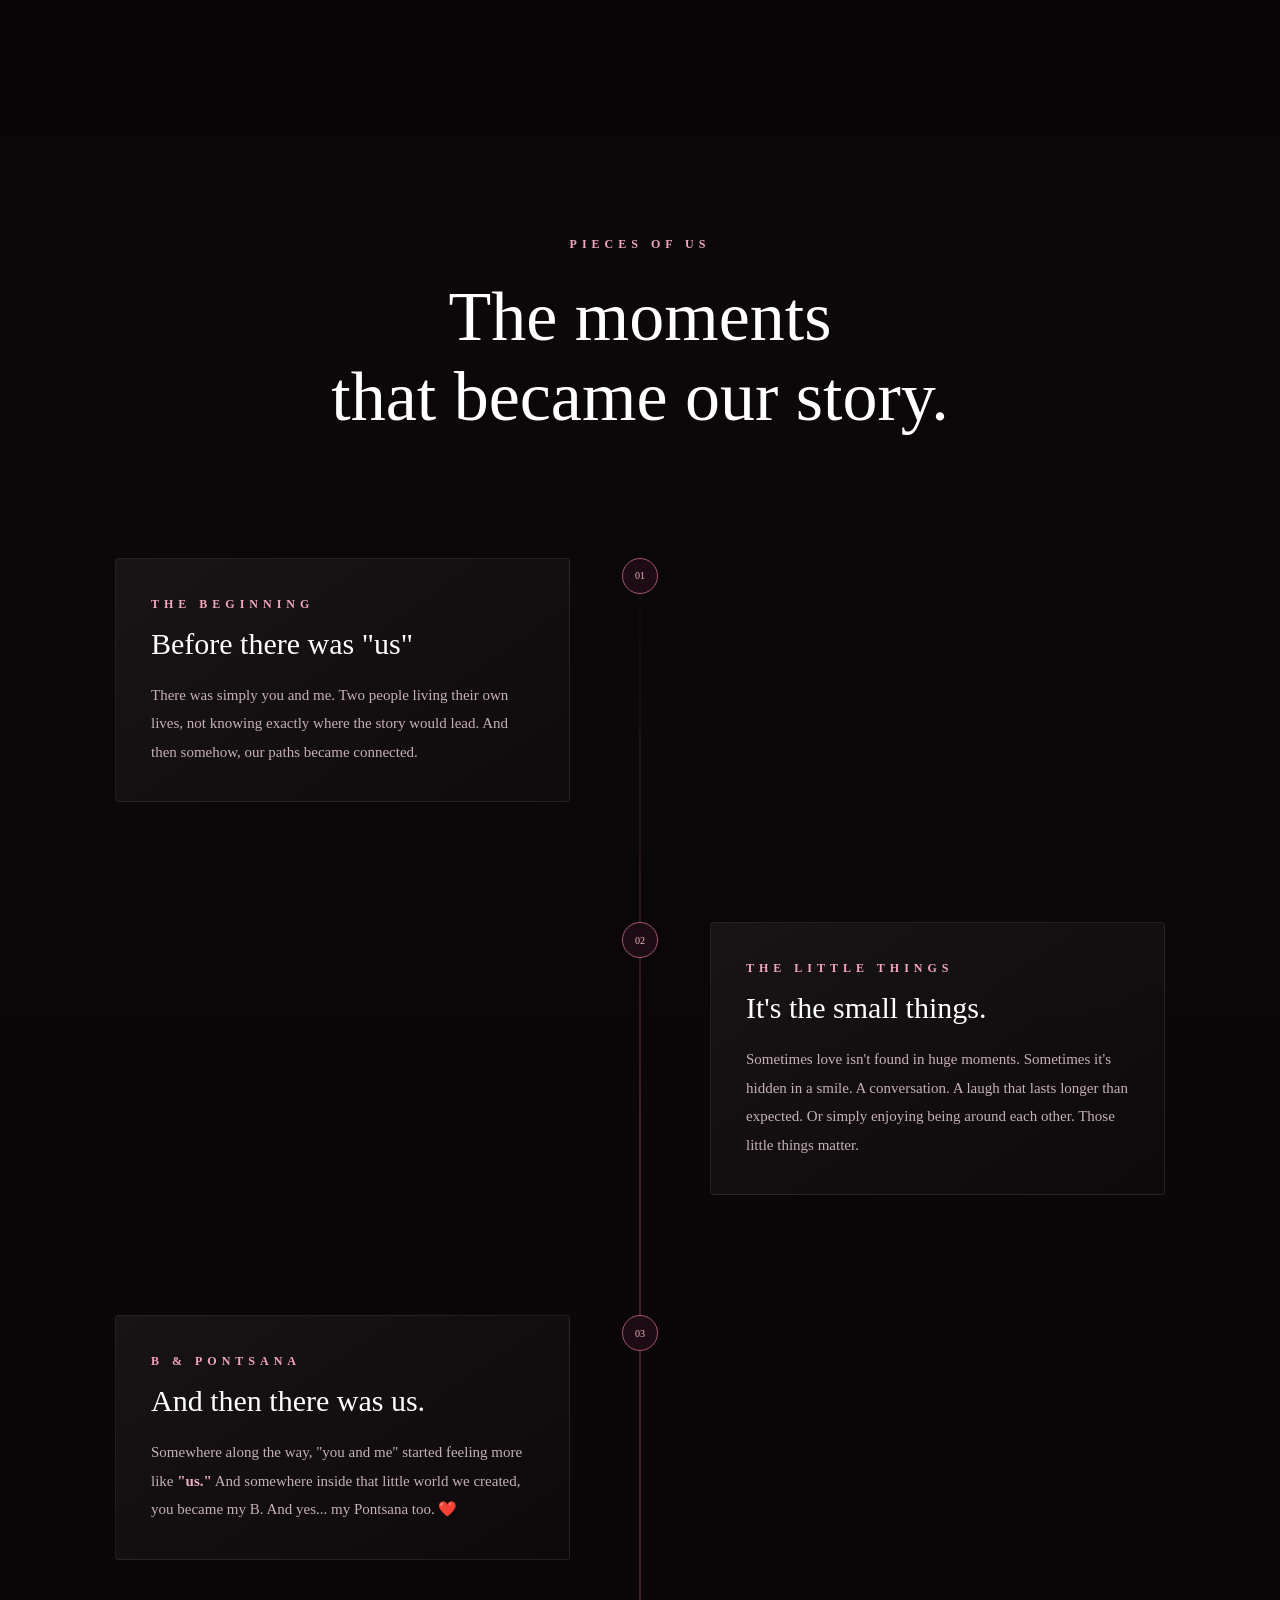
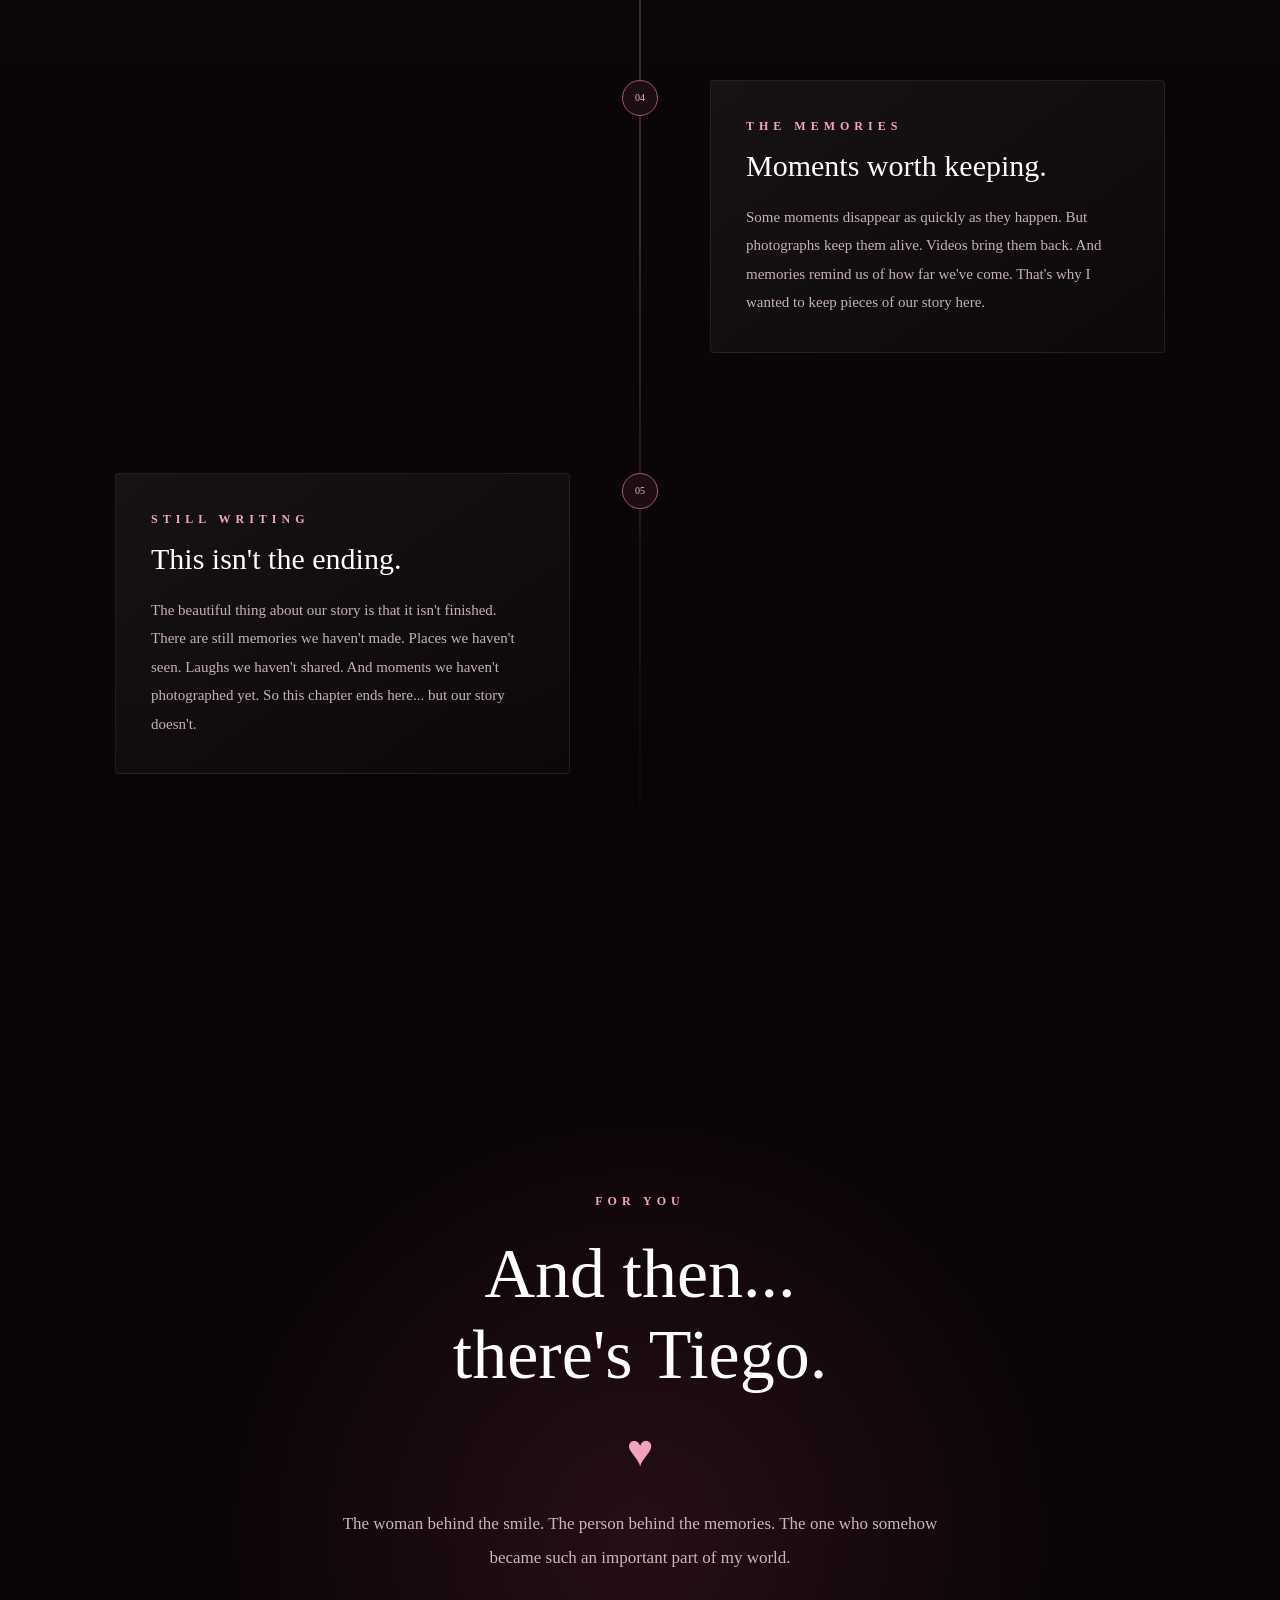
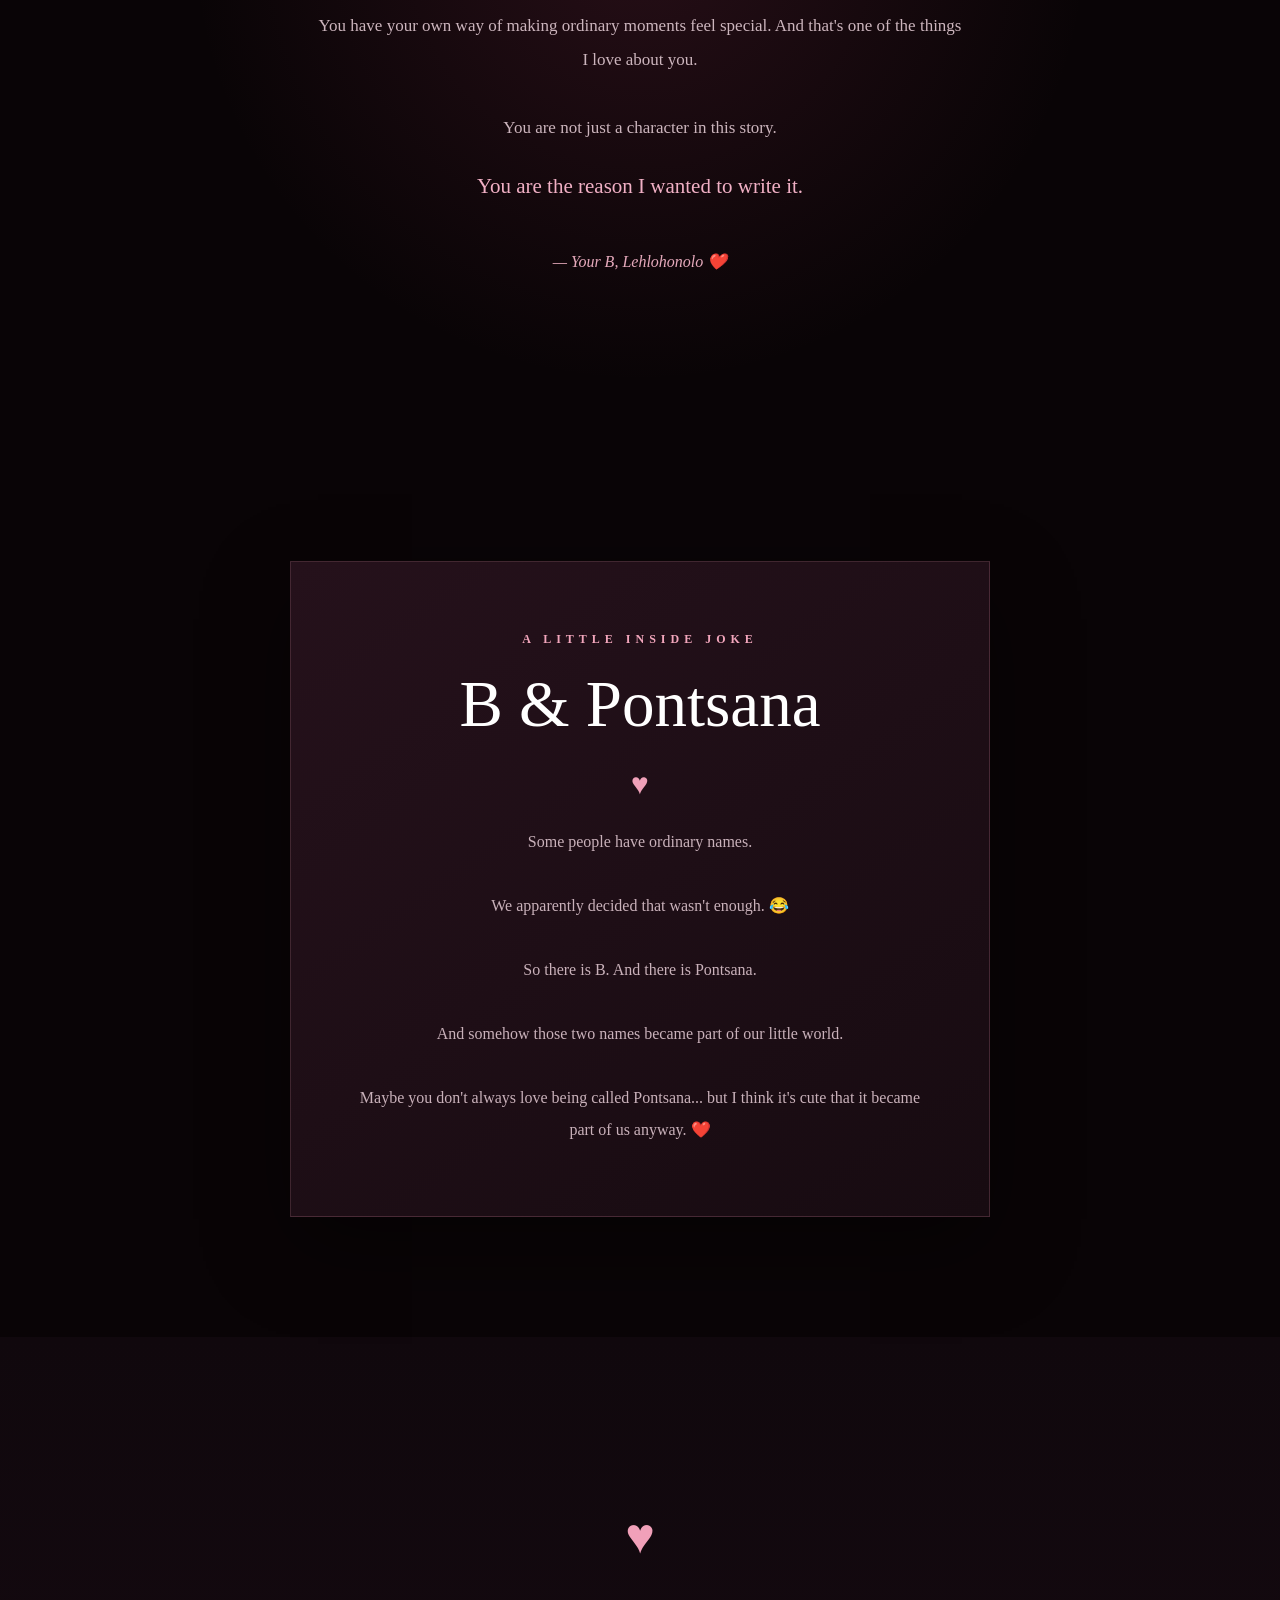
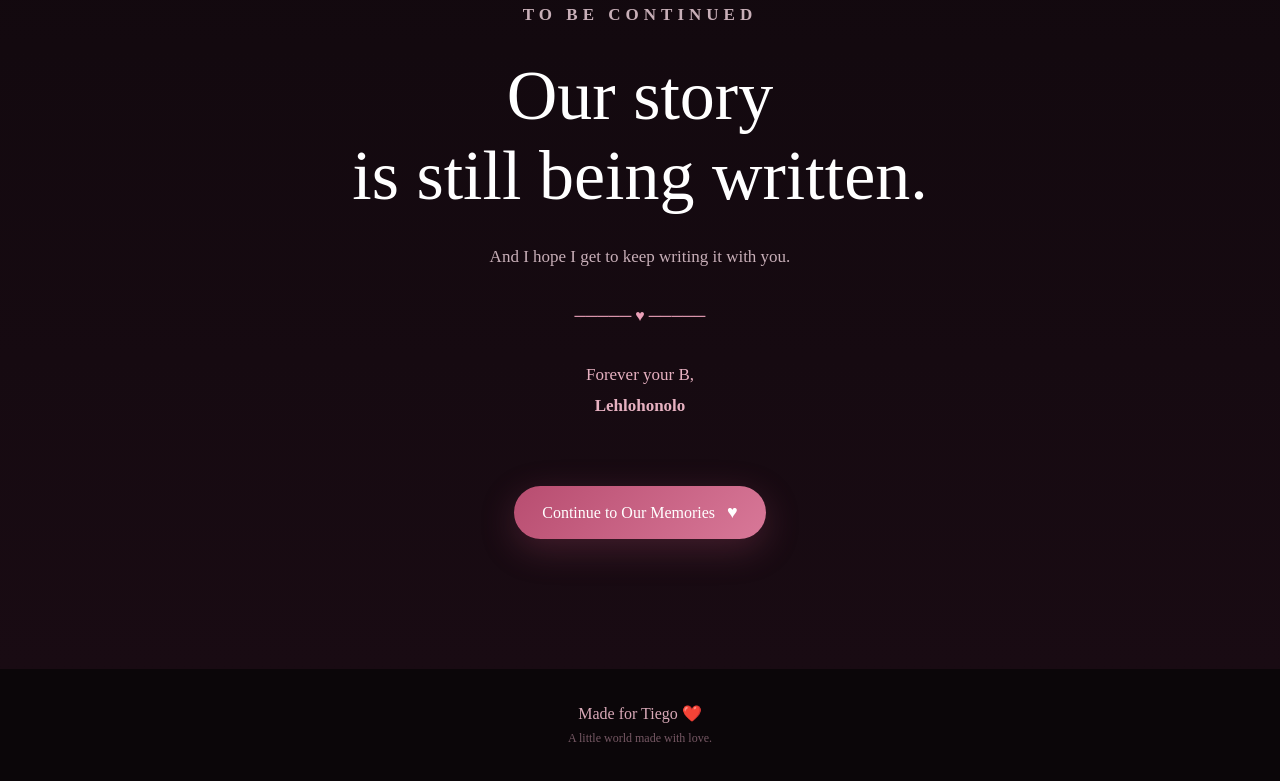
<file: story.html>
<!DOCTYPE html>
<html lang="en">

<head>

    <meta charset="UTF-8">

    <meta name="viewport"
          content="width=device-width, initial-scale=1.0">

    <title>Our Story — Tiego ❤️</title>

    <link rel="stylesheet" href="style.css">

</head>


<body class="story-page">


    <!-- =====================================================
         NAVIGATION
    ====================================================== -->

    <nav class="navbar">

        <div class="logo">
            Tiego <span>♥</span>
        </div>

        <div class="nav-links">

            <a href="index.html">
                Home
            </a>

            <a href="story.html" class="active">
                Our Story
            </a>

            <a href="memories.html">
                Memories
            </a>

            <a href="videos.html">
                Videos
            </a>

            <a href="letter.html">
                Letter
            </a>

            <a href="surprise.html">
                Surprise
            </a>

            <a
                href="https://www.youtube.com/watch?v=3y0rLDDNPpU&list=RD3y0rLDDNPpU&start_radio=1"
                target="_blank"
                class="song-link">

                🎵 Our Song

            </a>

        </div>

    </nav>



    <!-- =====================================================
         STORY HERO
    ====================================================== -->

    <header class="story-hero">

        <div class="story-hero-overlay"></div>

        <div class="story-hero-content">

            <p class="story-eyebrow">
                CHAPTER ONE
            </p>

            <div class="story-hero-heart">
                ♥
            </div>

            <h1>
                Our Story
            </h1>

            <p class="story-hero-main">
                Somewhere along the way,
                <br>
                you became my favourite person.
            </p>

            <p class="story-hero-small">
                This is the story of B & Pontsana.
            </p>

            <div class="story-scroll">
                <span>SCROLL TO BEGIN</span>
                <div class="scroll-line"></div>
            </div>

        </div>

    </header>



    <!-- =====================================================
         OPENING
    ====================================================== -->

    <section class="story-opening">

        <p class="story-section-label">
            THE BEGINNING
        </p>

        <h2>
            Every love story
            <br>
            starts somewhere.
        </h2>

        <div class="story-divider">
            <span></span>
            ♥
            <span></span>
        </div>

        <p class="story-opening-text">

            Ours isn't a story that needs to be perfect.

            <br><br>

            It's made from little moments.

            Conversations.

            Laughs.

            Memories.

            The unexpected moments.

            The unplanned ones.

            And all the things that slowly made
            <strong>us</strong> feel like us.

        </p>

    </section>



    <!-- =====================================================
         TIMELINE
    ====================================================== -->

    <section class="story-timeline-section">

        <div class="story-section-heading">

            <p class="story-section-label">
                PIECES OF US
            </p>

            <h2>
                The moments
                <br>
                that became our story.
            </h2>

        </div>



        <div class="story-timeline">


            <!-- MOMENT 1 -->

            <article class="story-moment">

                <div class="moment-number">
                    01
                </div>

                <div class="moment-content">

                    <span class="moment-label">
                        THE BEGINNING
                    </span>

                    <h3>
                        Before there was "us"
                    </h3>

                    <p>
                        There was simply you and me.

                        Two people living their own lives,
                        not knowing exactly where the story
                        would lead.

                        And then somehow,
                        our paths became connected.
                    </p>

                </div>

            </article>



            <!-- MOMENT 2 -->

            <article class="story-moment reverse">

                <div class="moment-number">
                    02
                </div>

                <div class="moment-content">

                    <span class="moment-label">
                        THE LITTLE THINGS
                    </span>

                    <h3>
                        It's the small things.
                    </h3>

                    <p>
                        Sometimes love isn't found in
                        huge moments.

                        Sometimes it's hidden in a smile.

                        A conversation.

                        A laugh that lasts longer than
                        expected.

                        Or simply enjoying being around
                        each other.

                        Those little things matter.
                    </p>

                </div>

            </article>



            <!-- MOMENT 3 -->

            <article class="story-moment">

                <div class="moment-number">
                    03
                </div>

                <div class="moment-content">

                    <span class="moment-label">
                        B & PONTSANA
                    </span>

                    <h3>
                        And then there was us.
                    </h3>

                    <p>
                        Somewhere along the way,

                        "you and me"

                        started feeling more like

                        <strong>"us."</strong>

                        And somewhere inside that
                        little world we created,

                        you became my B.

                        And yes...

                        my Pontsana too. ❤️
                    </p>

                </div>

            </article>



            <!-- MOMENT 4 -->

            <article class="story-moment reverse">

                <div class="moment-number">
                    04
                </div>

                <div class="moment-content">

                    <span class="moment-label">
                        THE MEMORIES
                    </span>

                    <h3>
                        Moments worth keeping.
                    </h3>

                    <p>
                        Some moments disappear as quickly
                        as they happen.

                        But photographs keep them alive.

                        Videos bring them back.

                        And memories remind us of
                        how far we've come.

                        That's why I wanted to keep
                        pieces of our story here.
                    </p>

                </div>

            </article>



            <!-- MOMENT 5 -->

            <article class="story-moment">

                <div class="moment-number">
                    05
                </div>

                <div class="moment-content">

                    <span class="moment-label">
                        STILL WRITING
                    </span>

                    <h3>
                        This isn't the ending.
                    </h3>

                    <p>
                        The beautiful thing about our story
                        is that it isn't finished.

                        There are still memories
                        we haven't made.

                        Places we haven't seen.

                        Laughs we haven't shared.

                        And moments we haven't
                        photographed yet.

                        So this chapter ends here...

                        but our story doesn't.
                    </p>

                </div>

            </article>

        </div>

    </section>



    <!-- =====================================================
         TIEGO SECTION
    ====================================================== -->

    <section class="tiego-story-section">

        <div class="tiego-story-inner">

            <p class="story-section-label">
                FOR YOU
            </p>

            <h2>
                And then...
                <br>
                there's Tiego.
            </h2>

            <div class="tiego-heart">
                ♥
            </div>

            <p class="tiego-story-text">

                The woman behind the smile.

                The person behind the memories.

                The one who somehow became
                such an important part of my world.

                <br><br>

                You have your own way of making
                ordinary moments feel special.

                And that's one of the things
                I love about you.

                <br><br>

                You are not just a character
                in this story.

                <strong>
                    You are the reason
                    I wanted to write it.
                </strong>

            </p>

            <p class="tiego-signature">
                — Your B, Lehlohonolo ❤️
            </p>

        </div>

    </section>



    <!-- =====================================================
         B & PONTSANA
    ====================================================== -->

    <section class="pontsana-section">

        <div class="pontsana-card">

            <p class="story-section-label">
                A LITTLE INSIDE JOKE
            </p>

            <h2>
                B & Pontsana
            </h2>

            <div class="pontsana-line">
                ♥
            </div>

            <p>
                Some people have ordinary names.

                <br><br>

                We apparently decided
                that wasn't enough. 😂

                <br><br>

                So there is B.

                And there is Pontsana.

                <br><br>

                And somehow those two names
                became part of our little world.

                <br><br>

                Maybe you don't always love
                being called Pontsana...

                but I think it's cute
                that it became part of us anyway. ❤️
            </p>

        </div>

    </section>



    <!-- =====================================================
         CLOSING
    ====================================================== -->

    <section class="story-closing">

        <div class="closing-heart">
            ♥
        </div>

        <p class="story-section-label">
            TO BE CONTINUED
        </p>

        <h2>
            Our story
            <br>
            is still being written.
        </h2>

        <p>
            And I hope I get to keep writing
            it with you.
        </p>

        <div class="closing-divider">
            ───── ♥ ─────
        </div>

        <p class="closing-signature">
            Forever your B,
            <br>
            <strong>Lehlohonolo</strong>
        </p>

        <a
            href="memories.html"
            class="story-next-button">

            Continue to Our Memories
            <span>♥</span>

        </a>

    </section>



    <!-- =====================================================
         FOOTER
    ====================================================== -->

    <footer class="story-footer">

        <p>
            Made for Tiego ❤️
        </p>

        <span>
            A little world made with love.
        </span>

    </footer>



    <script src="script.js"></script>

</body>

</html>
</file>
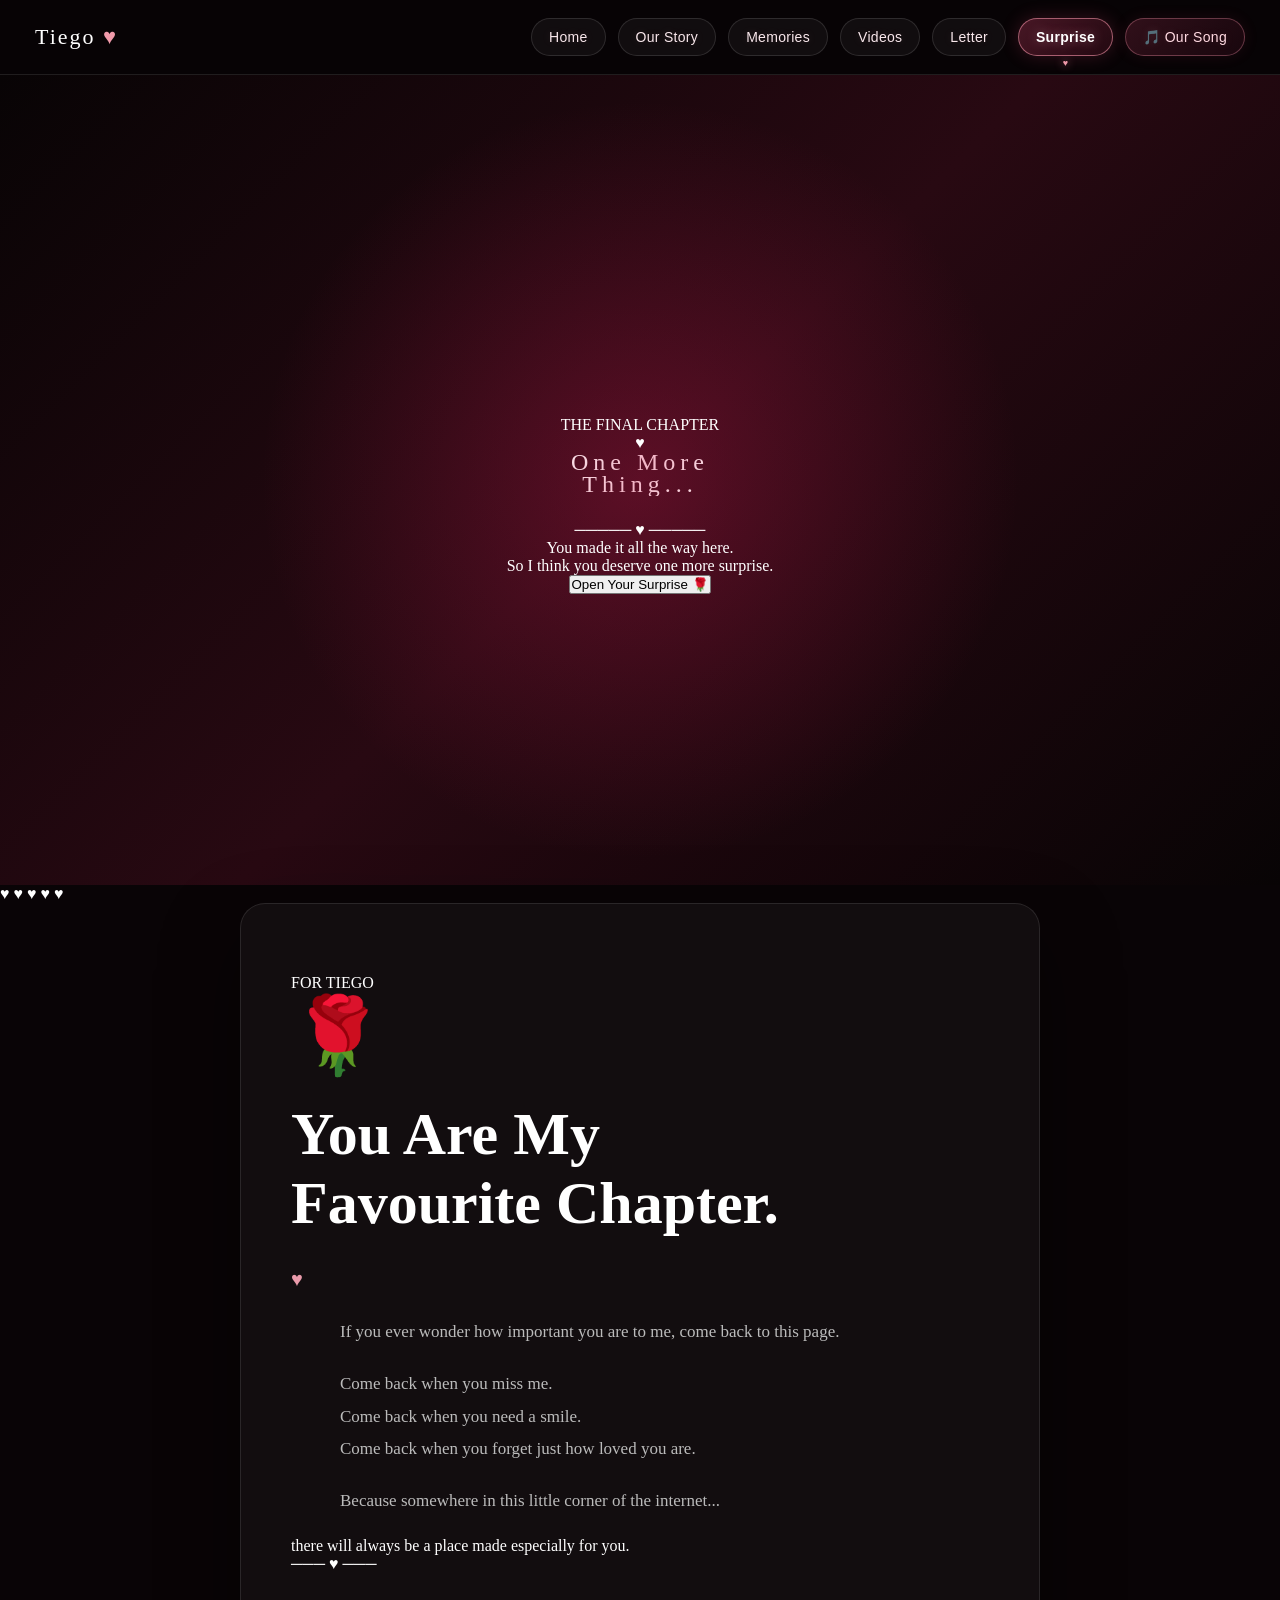
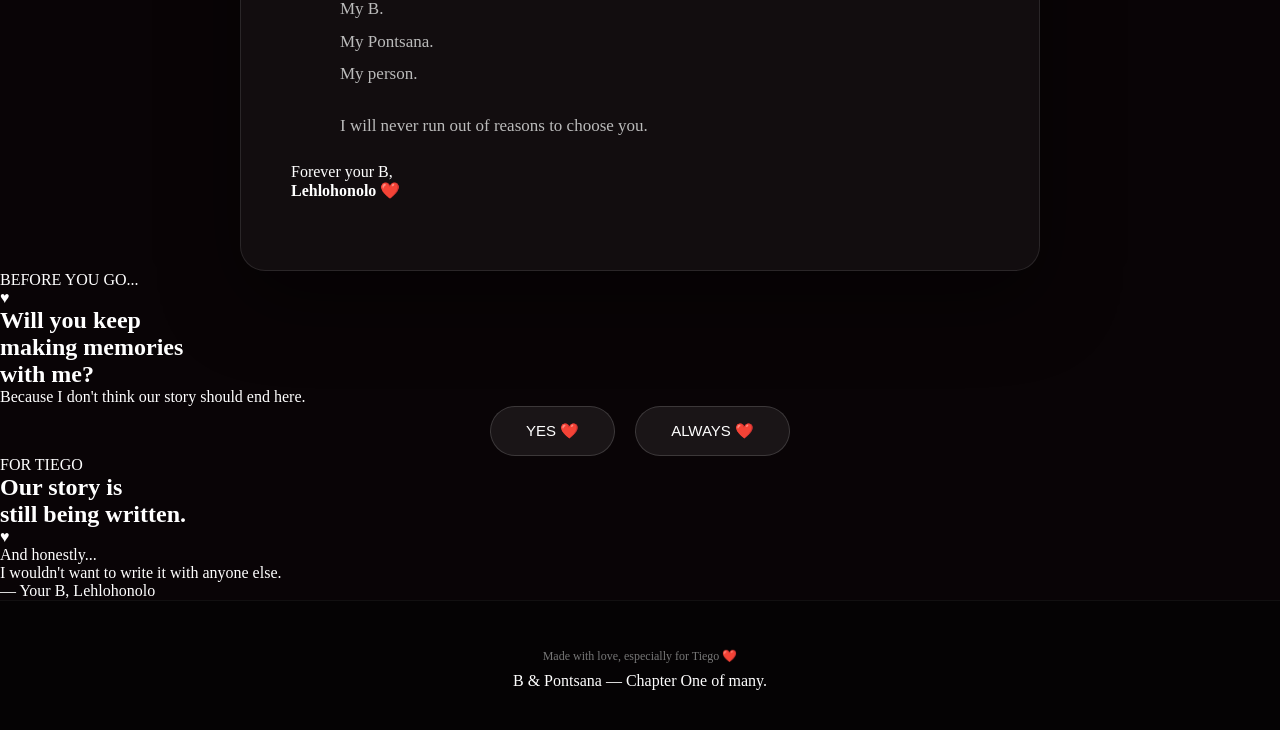
<file: surprise.html>
<!DOCTYPE html>
<html lang="en">

<head>

    <meta charset="UTF-8">

    <meta name="viewport"
          content="width=device-width, initial-scale=1.0">

    <title>One More Thing... 🌹</title>

    <link rel="stylesheet"
          href="style.css">

</head>


<body class="surprise-page">


    <!-- =====================================================
         NAVIGATION
         ===================================================== -->

    <nav class="navbar">

        <div class="logo">
            Tiego <span>♥</span>
        </div>

        <div class="nav-links">

            <a href="index.html">
                Home
            </a>

            <a href="story.html">
                Our Story
            </a>

            <a href="memories.html">
                Memories
            </a>

            <a href="videos.html">
                Videos
            </a>

            <a href="letter.html">
                Letter
            </a>

            <a href="surprise.html"
               class="active">
                Surprise
            </a>

            <a href="https://www.youtube.com/watch?v=3y0rLDDNPpU&list=RD3y0rLDDNPpU&start_radio=1"
               target="_blank"
               class="song-link">

                🎵 Our Song

            </a>

        </div>

    </nav>



    <!-- =====================================================
         HERO
         ===================================================== -->

    <main>


        <section class="surprise-hero">

            <div class="surprise-glow"></div>


            <div class="surprise-hero-content">

                <p class="surprise-eyebrow">
                    THE FINAL CHAPTER
                </p>


                <div class="surprise-heart-top">
                    ♥
                </div>


                <h1>

                    One More
                    <br>

                    <span>Thing...</span>

                </h1>


                <div class="surprise-divider">
                    ───── ♥ ─────
                </div>


                <p class="surprise-intro-text">

                    You made it all the way here.

                    <br>

                    So I think you deserve
                    one more surprise.

                </p>


                <button
                    class="open-surprise-button"
                    onclick="openSurprise()">

                    <span>
                        Open Your Surprise
                    </span>

                    <span>
                        🌹
                    </span>

                </button>


            </div>

        </section>



        <!-- =====================================================
             SURPRISE
             ===================================================== -->

        <section
            id="surpriseReveal"
            class="surprise-reveal">


            <div class="rose-particles">

                <span>♥</span>
                <span>♥</span>
                <span>♥</span>
                <span>♥</span>
                <span>♥</span>

            </div>


            <div class="surprise-card">


                <p class="surprise-card-small">
                    FOR TIEGO
                </p>


                <div class="rose">
                    🌹
                </div>


                <h2>
                    You Are My
                    <br>
                    <span>Favourite Chapter.</span>
                </h2>


                <div class="surprise-line">
                    ♥
                </div>


                <p class="surprise-message">

                    If you ever wonder how important
                    you are to me, come back to this page.

                </p>


                <p class="surprise-message">

                    Come back when you miss me.

                    <br>

                    Come back when you need a smile.

                    <br>

                    Come back when you forget
                    just how loved you are.

                </p>


                <p class="surprise-message">

                    Because somewhere in this little
                    corner of the internet...

                </p>


                <p class="surprise-highlight">

                    there will always be a place
                    made especially for you.

                </p>


                <div class="surprise-divider-small">
                    ─── ♥ ───
                </div>


                <p class="surprise-message">

                    My B.

                    <br>

                    My Pontsana.

                    <br>

                    My person.

                </p>


                <p class="surprise-message">

                    I will never run out of reasons
                    to choose you.

                </p>


                <p class="surprise-signature">

                    Forever your B,
                    <br>

                    <strong>
                        Lehlohonolo ❤️
                    </strong>

                </p>


            </div>


        </section>



        <!-- =====================================================
             FINAL QUESTION
             ===================================================== -->

        <section class="final-question">


            <div class="final-question-content">


                <p class="question-eyebrow">
                    BEFORE YOU GO...
                </p>


                <div class="question-heart">
                    ♥
                </div>


                <h2>

                    Will you keep
                    <br>

                    <span>making memories</span>
                    <br>

                    with me?

                </h2>


                <p>
                    Because I don't think
                    our story should end here.
                </p>


                <div class="question-buttons">

                    <button
                        type="button"
                        onclick="answerYes(this)">

                        YES ❤️

                    </button>


                    <button
                        type="button"
                        onclick="answerAlways(this)">

                        ALWAYS ❤️

                    </button>

                </div>


                <!-- FINAL ANSWER -->

                <div
                    id="finalAnswer"
                    class="final-answer">

                    <div class="final-answer-heart">
                        ♥
                    </div>

                    <h3>
                        Then this isn't the end...
                    </h3>

                    <p>
                        It's only another beginning.
                    </p>

                    <span>
                        ❤️
                    </span>

                </div>


            </div>

        </section>



        <!-- =====================================================
             FINAL MESSAGE
             ===================================================== -->

        <section class="final-message">


            <div class="final-message-content">


                <p class="final-small">
                    FOR TIEGO
                </p>


                <h2>
                    Our story is
                    <br>

                    <span>
                        still being written.
                    </span>
                </h2>


                <div class="final-divider">
                    ♥
                </div>


                <p>
                    And honestly...
                </p>


                <p class="final-big">
                    I wouldn't want
                    to write it with anyone else.
                </p>


                <p class="final-signature">
                    — Your B, Lehlohonolo
                </p>


            </div>

        </section>


    </main>



    <!-- =====================================================
         FOOTER
         ===================================================== -->

    <footer class="site-footer surprise-footer">

        <p>
            Made with love, especially for Tiego ❤️
        </p>

        <span>
            B & Pontsana — Chapter One of many.
        </span>

    </footer>



    <!-- =====================================================
         JAVASCRIPT
         ===================================================== -->

    <script>

        // =====================================================
        // OPEN SURPRISE
        // =====================================================

        function openSurprise() {

            const reveal =
                document.getElementById("surpriseReveal");


            if (!reveal) {
                return;
            }


            reveal.classList.add("show-surprise");


            setTimeout(function () {

                reveal.scrollIntoView({
                    behavior: "smooth",
                    block: "start"
                });

            }, 300);

        }



        // =====================================================
        // SHOW FINAL ANSWER
        // =====================================================

        function showFinalAnswer(button) {

            const answer =
                document.getElementById("finalAnswer");


            if (!answer) {
                return;
            }


            // Show the answer

            answer.classList.add("show-final-answer");


            // Highlight the button that was clicked

            if (button) {

                button.classList.add("answer-selected");

            }

        }



        // =====================================================
        // YES BUTTON
        // =====================================================

        function answerYes(button) {

            showFinalAnswer(button);

        }



        // =====================================================
        // ALWAYS BUTTON
        // =====================================================

        function answerAlways(button) {

            showFinalAnswer(button);

        }

    </script>


</body>

</html>
</file>
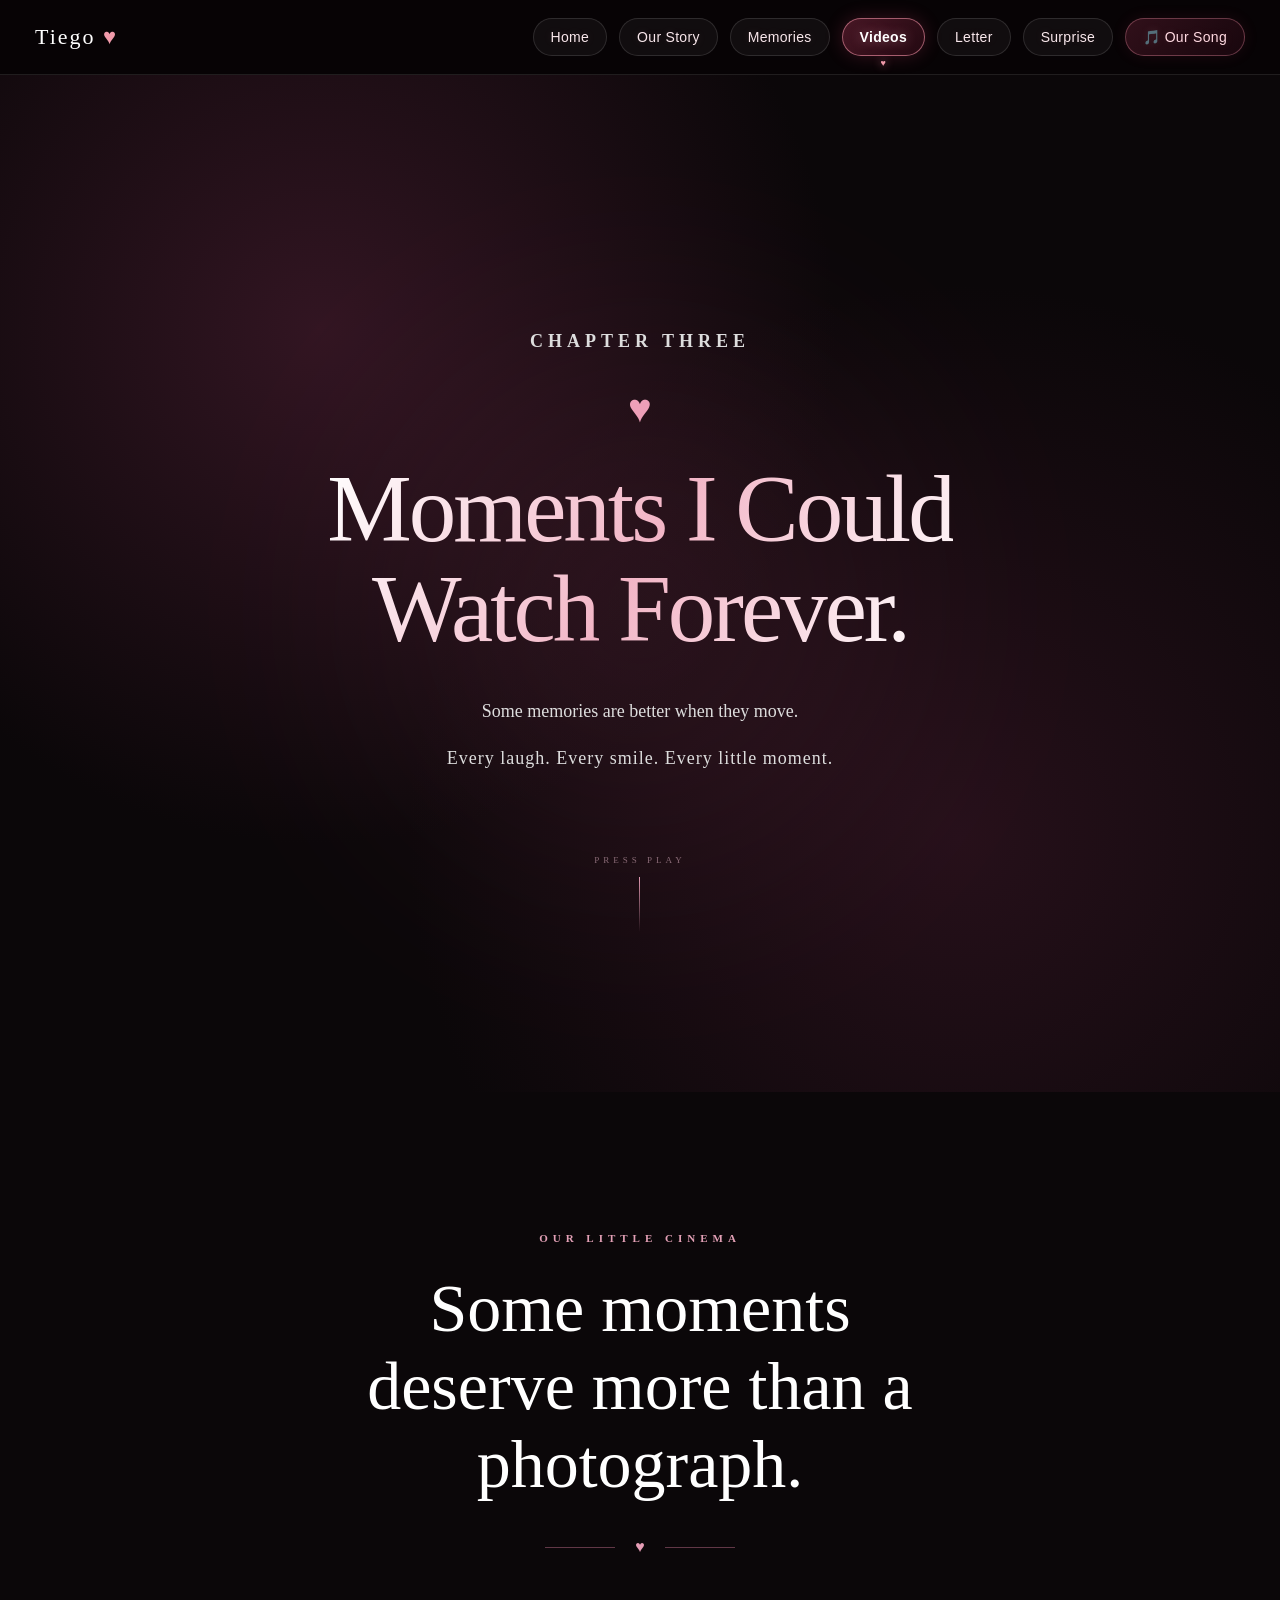
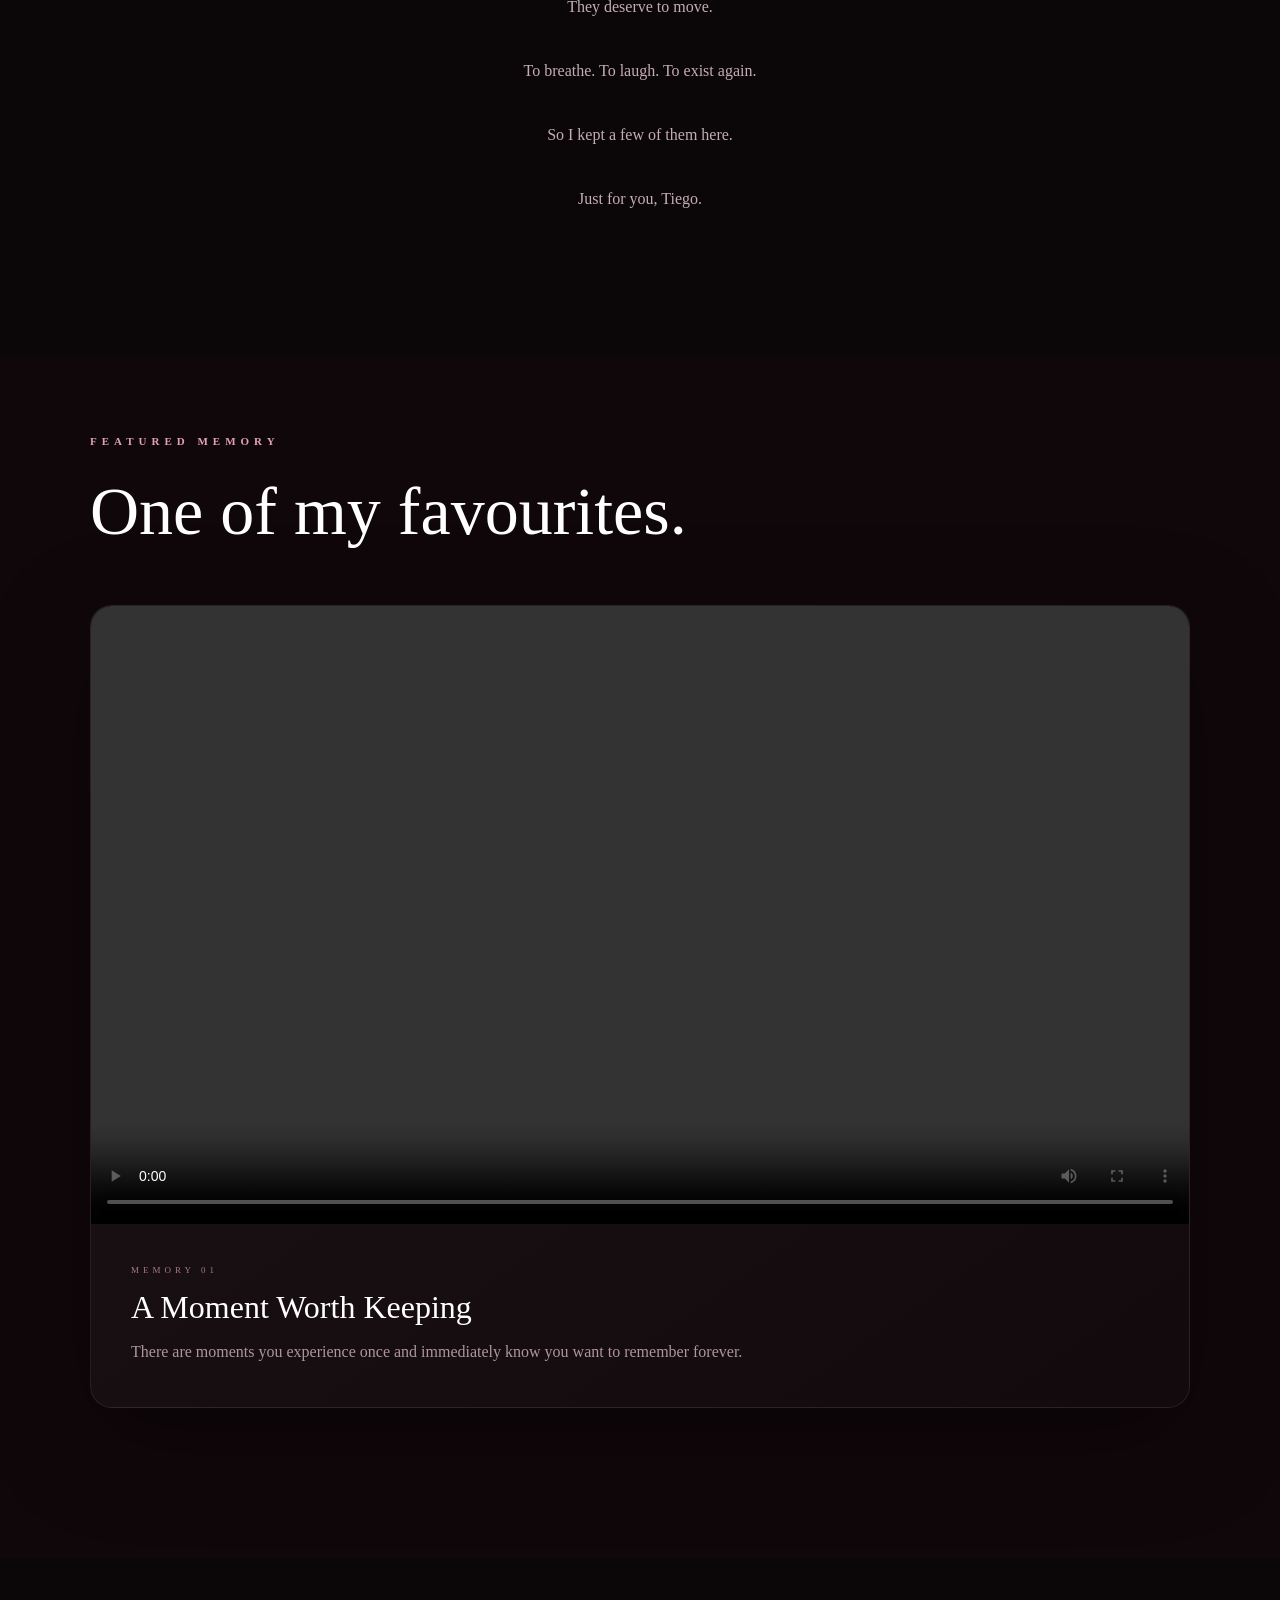
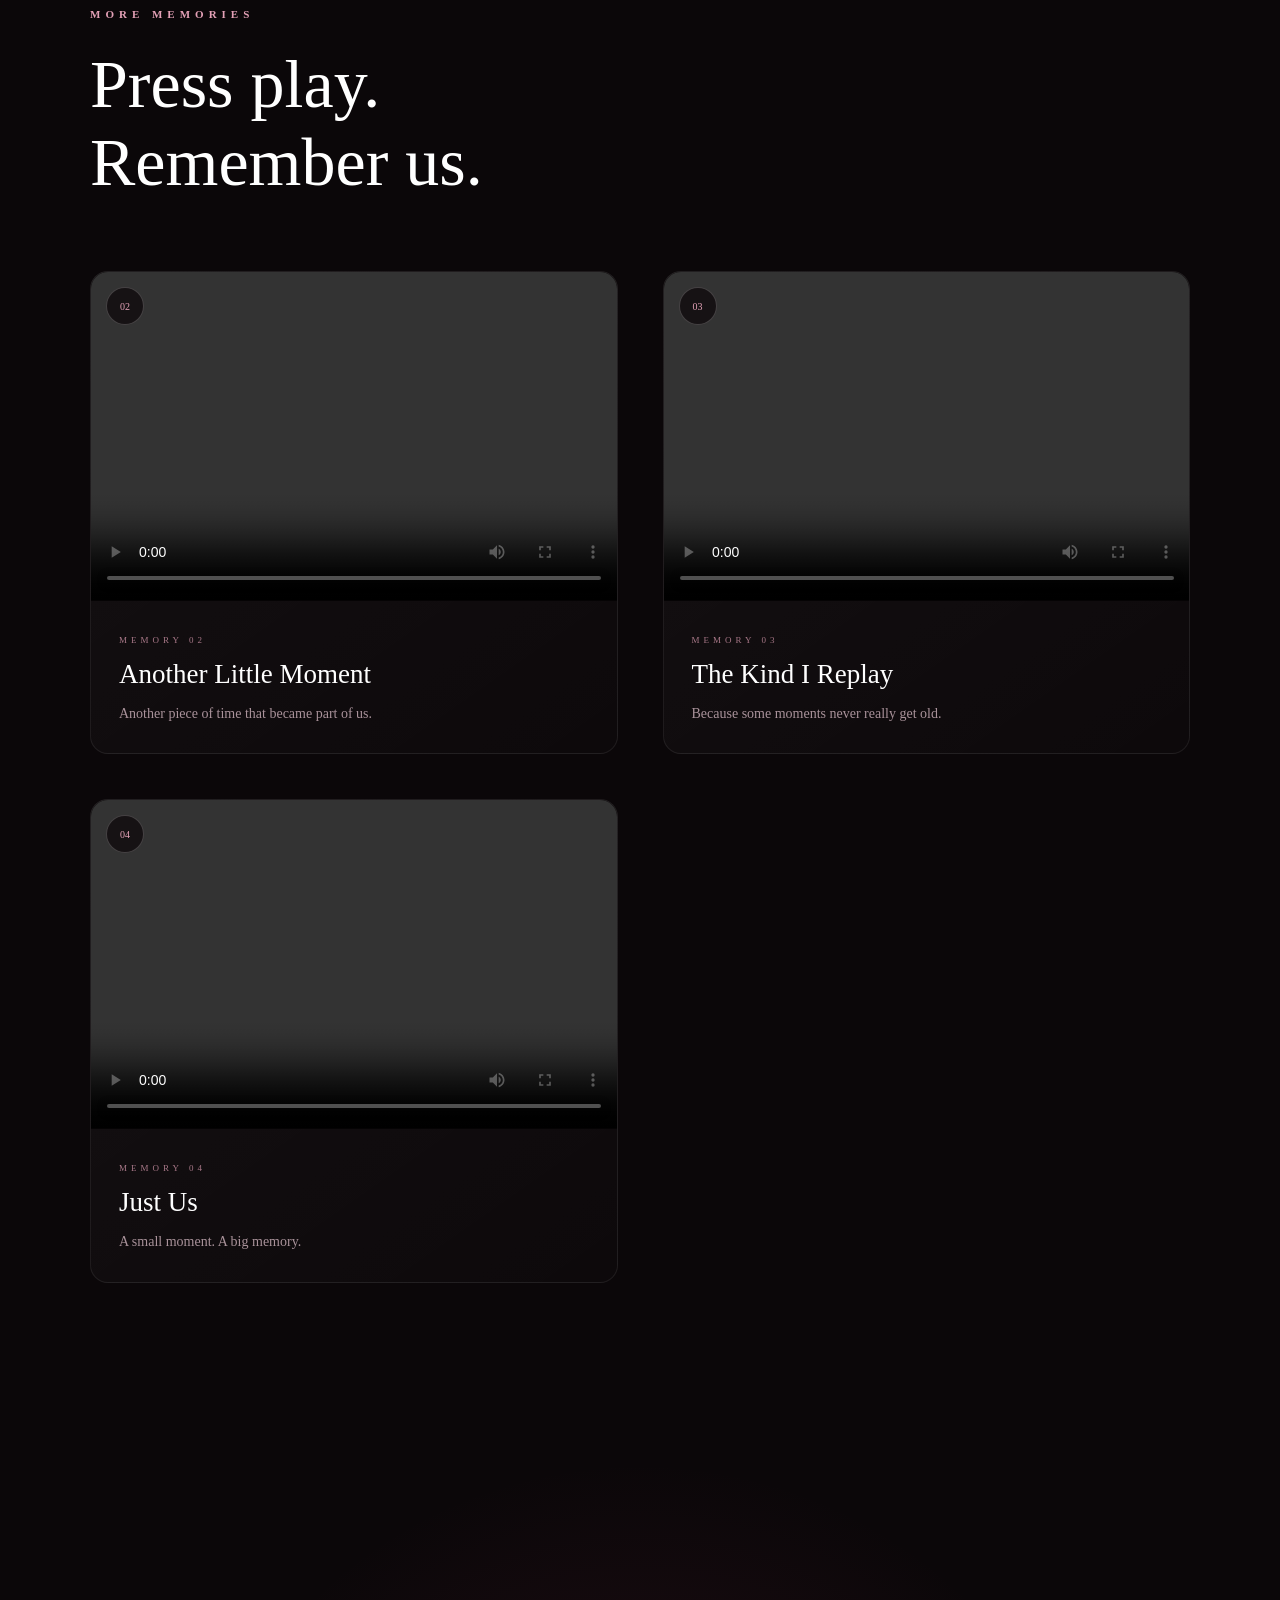
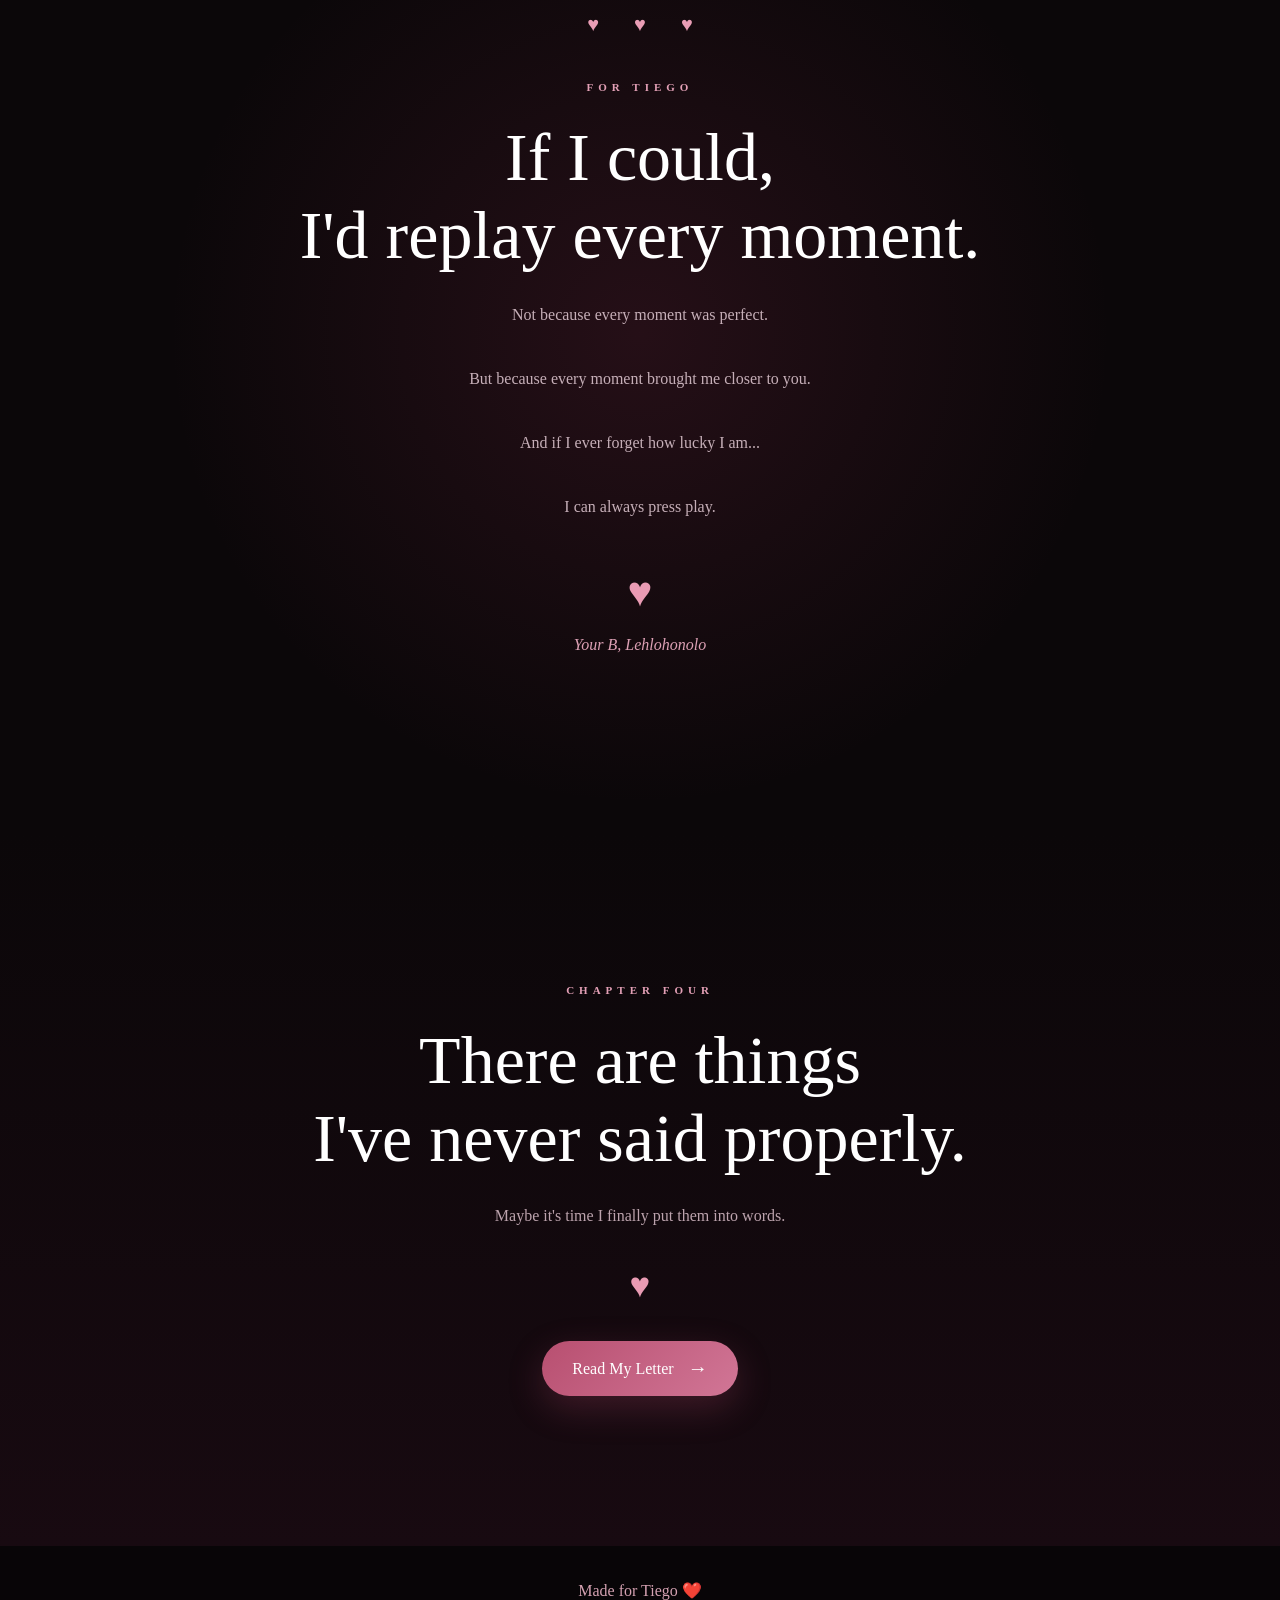
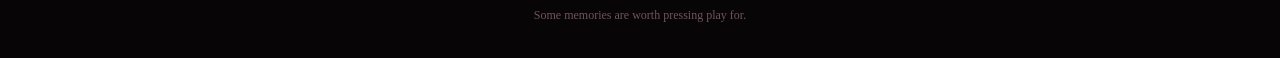
<file: videos.html>
<!DOCTYPE html>
<html lang="en">

<head>

    <meta charset="UTF-8">

    <meta name="viewport"
          content="width=device-width, initial-scale=1.0">

    <title>Our Videos — Tiego ❤️</title>

    <link rel="stylesheet" href="style.css">

</head>


<body class="videos-page">


    <!-- =====================================================
         NAVIGATION
    ====================================================== -->

    <nav class="navbar">

        <div class="logo">
            Tiego <span>♥</span>
        </div>

        <div class="nav-links">

            <a href="index.html">
                Home
            </a>

            <a href="story.html">
                Our Story
            </a>

            <a href="memories.html">
                Memories
            </a>

            <a href="videos.html" class="active">
                Videos
            </a>

            <a href="letter.html">
                Letter
            </a>

            <a href="surprise.html">
                Surprise
            </a>

            <a
                href="https://www.youtube.com/watch?v=3y0rLDDNPpU&list=RD3y0rLDDNPpU&start_radio=1"
                target="_blank"
                class="song-link">

                🎵 Our Song

            </a>

        </div>

    </nav>



    <!-- =====================================================
         VIDEO HERO
    ====================================================== -->

    <header class="video-hero">

        <div class="video-hero-glow"></div>

        <div class="video-hero-content">

            <p class="video-eyebrow">
                CHAPTER THREE
            </p>

            <div class="video-hero-heart">
                ♥
            </div>

            <h1>
                Moments I Could
                <br>
                Watch Forever.
            </h1>

            <p class="video-hero-text">

                Some memories are better
                when they move.

            </p>

            <p class="video-hero-small">

                Every laugh.
                Every smile.
                Every little moment.

            </p>

            <div class="video-scroll">

                <span>
                    PRESS PLAY
                </span>

                <div class="video-scroll-line"></div>

            </div>

        </div>

    </header>



    <!-- =====================================================
         INTRODUCTION
    ====================================================== -->

    <section class="video-intro">

        <p class="video-section-label">
            OUR LITTLE CINEMA
        </p>

        <h2>
            Some moments
            <br>
            deserve more than a photograph.
        </h2>

        <div class="video-divider">

            <span></span>

            ♥
            
            <span></span>

        </div>

        <p>

            They deserve to move.

            <br><br>

            To breathe.

            To laugh.

            To exist again.

            <br><br>

            So I kept a few of them here.

            <br><br>

            Just for you, Tiego.

        </p>

    </section>



    <!-- =====================================================
         FEATURED VIDEO
    ====================================================== -->

    <section class="featured-video-section">

        <div class="featured-video-heading">

            <p class="video-section-label">
                FEATURED MEMORY
            </p>

            <h2>
                One of my favourites.
            </h2>

        </div>


        <div class="featured-video-card">

            <div class="featured-video-frame">

                <video
                    controls
                    playsinline
                    preload="metadata">

                    <source
                        src="videos/memory1.mp4"
                        type="video/mp4">

                    Your browser does not support video.

                </video>

            </div>


            <div class="featured-video-caption">

                <span>
                    MEMORY 01
                </span>

                <h3>
                    A Moment Worth Keeping
                </h3>

                <p>
                    There are moments you experience
                    once and immediately know
                    you want to remember forever.
                </p>

            </div>

        </div>

    </section>



    <!-- =====================================================
         VIDEO COLLECTION
    ====================================================== -->

    <section class="video-collection">

        <div class="video-collection-heading">

            <p class="video-section-label">
                MORE MEMORIES
            </p>

            <h2>
                Press play.
                <br>
                Remember us.
            </h2>

        </div>


        <div class="video-grid">


            <!-- VIDEO 2 -->

            <article class="video-card">

                <div class="video-frame">

                    <video
                        controls
                        playsinline
                        preload="metadata">

                        <source
                            src="videos/memory2.mp4"
                            type="video/mp4">

                        Your browser does not support video.

                    </video>

                    <div class="video-number">
                        02
                    </div>

                </div>

                <div class="video-card-content">

                    <span>
                        MEMORY 02
                    </span>

                    <h3>
                        Another Little Moment
                    </h3>

                    <p>
                        Another piece of time
                        that became part of us.
                    </p>

                </div>

            </article>



            <!-- VIDEO 3 -->

            <article class="video-card">

                <div class="video-frame">

                    <video
                        controls
                        playsinline
                        preload="metadata">

                        <source
                            src="videos/memory3.mp4"
                            type="video/mp4">

                        Your browser does not support video.

                    </video>

                    <div class="video-number">
                        03
                    </div>

                </div>

                <div class="video-card-content">

                    <span>
                        MEMORY 03
                    </span>

                    <h3>
                        The Kind I Replay
                    </h3>

                    <p>
                        Because some moments
                        never really get old.
                    </p>

                </div>

            </article>



            <!-- VIDEO 4 -->

            <article class="video-card">

                <div class="video-frame">

                    <video
                        controls
                        playsinline
                        preload="metadata">

                        <source
                            src="videos/memory4.mp4"
                            type="video/mp4">

                        Your browser does not support video.

                    </video>

                    <div class="video-number">
                        04
                    </div>

                </div>

                <div class="video-card-content">

                    <span>
                        MEMORY 04
                    </span>

                    <h3>
                        Just Us
                    </h3>

                    <p>
                        A small moment.

                        A big memory.
                    </p>

                </div>

            </article>

        </div>

    </section>



    <!-- =====================================================
         TIEGO CINEMA MESSAGE
    ====================================================== -->

    <section class="video-message">

        <div class="video-message-inner">

            <div class="film-strip">

                <span>♥</span>
                <span>♥</span>
                <span>♥</span>

            </div>


            <p class="video-section-label">
                FOR TIEGO
            </p>

            <h2>
                If I could,
                <br>
                I'd replay every moment.
            </h2>

            <p>

                Not because every moment was perfect.

                <br><br>

                But because every moment
                brought me closer to you.

                <br><br>

                And if I ever forget how
                lucky I am...

                <br><br>

                I can always press play.

            </p>

            <div class="video-message-heart">
                ♥
            </div>

            <p class="video-signature">
                Your B, Lehlohonolo
            </p>

        </div>

    </section>



    <!-- =====================================================
         NEXT CHAPTER
    ====================================================== -->

    <section class="videos-next">

        <p class="video-section-label">
            CHAPTER FOUR
        </p>

        <h2>
            There are things
            <br>
            I've never said properly.
        </h2>

        <p>
            Maybe it's time
            I finally put them into words.
        </p>

        <div class="videos-next-heart">
            ♥
        </div>

        <a
            href="letter.html"
            class="videos-next-button">

            Read My Letter

            <span>
                →
            </span>

        </a>

    </section>



    <!-- =====================================================
         FOOTER
    ====================================================== -->

    <footer class="videos-footer">

        <p>
            Made for Tiego ❤️
        </p>

        <span>
            Some memories are worth pressing play for.
        </span>

    </footer>



</body>

</html>
</file>
<file: style.css>
* {
  margin: 0;
  padding: 0;
  box-sizing: border-box;
  }

html {
scroll-behavior: smooth;
}

body {

```
font-family: Georgia, "Times New Roman", serif;

background: #090406;

color: white;

overflow-x: hidden;
```

}

/* ======================================
NAVIGATION
====================================== */

.navbar {

```
position: fixed;

top: 0;

left: 0;

width: 100%;

height: 75px;

display: flex;

align-items: center;

justify-content: space-between;

padding: 0 6%;

z-index: 100;


background:

    rgba(9, 4, 6, 0.75);

backdrop-filter: blur(15px);

border-bottom:

    1px solid
    rgba(255,255,255,0.08);
```

}

.logo {

```
font-size: 23px;

letter-spacing: 2px;
```

}

.logo span {

```
color: #e56c8a;
```

}

.nav-links {

```
display: flex;

gap: 28px;
```

}

.nav-links a {

```
color: #c9b3b8;

text-decoration: none;

font-family: Arial, sans-serif;

font-size: 12px;

letter-spacing: 1px;

transition: 0.3s;
```

}

.nav-links a:hover,
.nav-links a.active {

```
color: #ffffff;
```

}

/* ======================================
HERO
====================================== */

.hero {

```
min-height: 100vh;

display: flex;

justify-content: center;

align-items: center;

text-align: center;

position: relative;

padding: 120px 20px 80px;


background:

    radial-gradient(

        circle at 50% 45%,

        rgba(130, 25, 65, 0.45),

        transparent 40%

    ),

    radial-gradient(

        circle at 20% 20%,

        rgba(190, 55, 95, 0.12),

        transparent 30%

    ),

    linear-gradient(

        135deg,

        #090406,

        #1d080f,

        #090406

    );
```

}

/* ======================================
HERO CONTENT
====================================== */

.hero-content {

```
max-width: 750px;

animation:

    fadeUp 1.8s ease forwards;
```

}

.eyebrow {

```
font-family: Arial, sans-serif;

font-size: 11px;

letter-spacing: 6px;

color: #d6a2ae;

margin-bottom: 25px;
```

}

h1 {

```
font-size:

    clamp(90px, 16vw, 180px);

font-weight: normal;

letter-spacing: 5px;

line-height: 0.9;

margin-bottom: 25px;


background:

    linear-gradient(

        120deg,

        #ffffff,

        #f2b5c6,

        #ffffff

    );

-webkit-background-clip: text;

-webkit-text-fill-color: transparent;
```

}

.heart-line {

```
color: #c75f7c;

font-size: 14px;

letter-spacing: 3px;

margin-bottom: 25px;
```

}

.hero h2 {

```
font-size: 25px;

font-weight: normal;

color: #f1d9df;

margin-bottom: 25px;
```

}

.intro {

```
max-width: 500px;

margin: 0 auto 40px;

font-family: Arial, sans-serif;

font-size: 15px;

line-height: 1.8;

color: #bba6ac;
```

}

/* ======================================
BUTTON
====================================== */

.enter-button {

```
padding: 17px 36px;

border-radius: 50px;

border:

    1px solid
    rgba(255,190,205,0.45);

background:

    rgba(255,255,255,0.06);

color: white;

font-family: Arial, sans-serif;

font-size: 14px;

letter-spacing: 2px;

cursor: pointer;

transition: 0.4s;
```

}

.enter-button span {

```
color: #ff87a4;

margin-left: 10px;
```

}

.enter-button:hover {

```
transform:

    translateY(-4px)
    scale(1.05);

background:

    rgba(180,45,85,0.25);

box-shadow:

    0 0 20px
    rgba(255,80,130,0.35),

    0 0 60px
    rgba(255,80,130,0.15);
```

}

/* ======================================
SIGNATURE
====================================== */

.signature {

```
margin-top: 35px;

font-size: 14px;

font-style: italic;

color: #876c74;
```

}

/* ======================================
BOTTOM SECTION
====================================== */

.home-bottom {

```
min-height: 250px;

display: flex;

flex-direction: column;

justify-content: center;

align-items: center;

text-align: center;

gap: 10px;

background: #0c0508;
```

}

.home-bottom p {

```
color: #92777f;

font-family: Arial, sans-serif;
```

}

.home-bottom .highlight {

```
color: #e1a1b1;

font-family: Georgia, serif;

font-size: 25px;
```

}

/* ======================================
ANIMATION
====================================== */

@keyframes fadeUp {

```
from {

    opacity: 0;

    transform: translateY(40px);

}

to {

    opacity: 1;

    transform: translateY(0);

}
```

}

/* ======================================
MOBILE
====================================== */

@media (max-width: 800px) {

```
.navbar {

    height: auto;

    padding: 18px 20px;

    flex-direction: column;

    gap: 15px;

}


.nav-links {

    gap: 14px;

    flex-wrap: wrap;

    justify-content: center;

}


.nav-links a {

    font-size: 10px;

}


.hero {

    padding-top: 170px;

}
```

}
/* ======================================
STORY PAGE
====================================== */

.story-hero {

```
min-height: 100vh;

display: flex;

justify-content: center;

align-items: center;

text-align: center;

padding: 120px 20px 80px;

background:

    radial-gradient(

        circle at center,

        rgba(130, 25, 65, 0.35),

        transparent 45%

    ),

    #090406;
```

}

.story-hero > div {

```
max-width: 800px;
```

}

.section-label {

```
font-family: Arial, sans-serif;

font-size: 11px;

letter-spacing: 6px;

color: #d18b9d;

margin-bottom: 25px;
```

}

.story-hero h1 {

```
font-size: clamp(50px, 8vw, 95px);

line-height: 1.05;

margin-bottom: 30px;
```

}

.story-intro {

```
max-width: 550px;

margin: auto;

font-family: Arial, sans-serif;

color: #bca7ad;

line-height: 1.8;
```

}

.scroll-down {

```
margin-top: 60px;

font-size: 28px;

color: #d36d89;

animation: bounce 2s infinite;
```

}

/* ======================================
TIMELINE
====================================== */

.timeline-section {

```
padding: 120px 20px;

background:

    linear-gradient(

        180deg,

        #090406,

        #16070d

    );
```

}

.timeline {

```
max-width: 900px;

margin: auto;

position: relative;
```

}

/* Vertical line */

.timeline::before {

```
content: "";

position: absolute;

left: 50%;

top: 0;

bottom: 0;

width: 1px;

background:

    linear-gradient(

        to bottom,

        transparent,

        #9f405f,

        #9f405f,

        transparent

    );
```

}

/* Timeline item */

.timeline-item {

```
position: relative;

display: flex;

justify-content: center;

margin-bottom: 120px;
```

}

/* Circle */

.timeline-dot {

```
position: absolute;

left: 50%;

transform: translateX(-50%);

width: 48px;

height: 48px;

border-radius: 50%;

display: flex;

justify-content: center;

align-items: center;

background: #18080f;

border: 1px solid #a84966;

color: #e87594;

z-index: 2;

box-shadow:

    0 0 20px
    rgba(210,70,110,0.25);
```

}

/* Card */

.timeline-card {

```
width: 42%;

padding: 35px;

border:

    1px solid
    rgba(255,255,255,0.08);

border-radius: 18px;

background:

    rgba(255,255,255,0.035);

backdrop-filter: blur(12px);

transition: 0.4s;
```

}

.timeline-card:hover {

```
transform: translateY(-8px);

border-color:

    rgba(220,110,140,0.4);

box-shadow:

    0 20px 60px
    rgba(0,0,0,0.35);
```

}

/* Alternating cards */

.timeline-item:nth-child(odd) {

```
justify-content: flex-start;
```

}

.timeline-item:nth-child(even) {

```
justify-content: flex-end;
```

}

.timeline-number {

```
font-family: Arial, sans-serif;

font-size: 11px;

letter-spacing: 4px;

color: #b65b75;

margin-bottom: 15px;
```

}

.timeline-card h2 {

```
font-size: 32px;

font-weight: normal;

margin-bottom: 18px;
```

}

.timeline-card p {

```
font-family: Arial, sans-serif;

font-size: 14px;

line-height: 1.8;

color: #bba6ac;
```

}

.timeline-card strong {

```
color: #e7b0bd;

font-family: Georgia, serif;

font-size: 17px;
```

}

/* ======================================
STORY ANIMATION
====================================== */

@keyframes bounce {

```
0%,
20%,
50%,
80%,
100% {

    transform: translateY(0);

}

40% {

    transform: translateY(-10px);

}

60% {

    transform: translateY(-5px);

}
```

}

/* ======================================
MOBILE STORY
====================================== */

@media (max-width: 800px) {

```
.timeline::before {

    left: 20px;

}


.timeline-item {

    justify-content: flex-start !important;

    padding-left: 55px;

}


.timeline-dot {

    left: 20px;

}


.timeline-card {

    width: 100%;

}
```

}
/* ======================================
MEMORIES PAGE
====================================== */

.memory-hero {

```
min-height: 80vh;

display: flex;

justify-content: center;

align-items: center;

text-align: center;

padding: 120px 20px 80px;


background:

    radial-gradient(

        circle at center,

        rgba(125, 25, 65, 0.35),

        transparent 45%

    ),

    #090406;
```

}

.memory-hero h1 {

```
max-width: 850px;

margin: auto;

font-size:

    clamp(50px, 8vw, 95px);

line-height: 1.05;
```

}

.memory-intro {

```
margin-top: 30px;

font-family: Arial, sans-serif;

color: #bca7ad;

line-height: 1.8;
```

}

/* ======================================
GALLERY
====================================== */

.gallery-section {

```
padding: 100px 6%;

background: #0b0508;
```

}

.gallery {

```
max-width: 1200px;

margin: auto;

display: grid;

grid-template-columns:

    repeat(2, 1fr);

gap: 35px;
```

}

/* ======================================
MEMORY CARD
====================================== */

.memory-card {

```
position: relative;

border-radius: 20px;

overflow: hidden;

background: #16080e;

border:

    1px solid
    rgba(255,255,255,0.08);

transition: 0.5s;
```

}

.memory-card.large {

```
grid-row: span 2;
```

}

.memory-card:hover {

```
transform:

    translateY(-10px)
    scale(1.01);

border-color:

    rgba(220,110,140,0.45);

box-shadow:

    0 30px 80px
    rgba(0,0,0,0.4);
```

}

/* ======================================
PHOTO PLACEHOLDER
====================================== */

.photo-placeholder {

```
min-height: 430px;

display: flex;

justify-content: center;

align-items: center;

position: relative;


background:

    radial-gradient(

        circle at center,

        rgba(160,40,80,0.25),

        transparent 60%

    ),

    linear-gradient(

        135deg,

        #24101a,

        #10060b

    );
```

}

.memory-card.large .photo-placeholder {

```
min-height: 650px;
```

}

.photo-placeholder span {

```
font-family: Arial, sans-serif;

font-size: 11px;

letter-spacing: 5px;

color: #8f6874;
```

}

/* ======================================
PHOTO OVERLAY
====================================== */

.photo-placeholder::after {

```
content: "♥";

position: absolute;

font-size: 35px;

color: rgba(220,100,130,0.15);

transition: 0.5s;
```

}

.memory-card:hover
.photo-placeholder::after {

```
transform: scale(2);

color: rgba(220,100,130,0.3);
```

}

/* ======================================
MEMORY INFORMATION
====================================== */

.memory-info {

```
padding: 25px 28px 30px;
```

}

.memory-info p {

```
font-family: Arial, sans-serif;

font-size: 10px;

letter-spacing: 4px;

color: #b65b75;

margin-bottom: 10px;
```

}

.memory-info h2 {

```
font-size: 28px;

font-weight: normal;

margin-bottom: 8px;
```

}

.memory-info span {

```
font-family: Arial, sans-serif;

font-size: 13px;

color: #a88f96;
```

}

/* ======================================
FINAL MESSAGE
====================================== */

.memory-message {

```
min-height: 500px;

display: flex;

flex-direction: column;

justify-content: center;

align-items: center;

text-align: center;

padding: 80px 20px;


background:

    radial-gradient(

        circle,

        rgba(130,30,70,0.25),

        transparent 55%

    ),

    #090406;
```

}

.memory-message h2 {

```
font-size:

    clamp(40px, 6vw, 70px);

font-weight: normal;

margin-bottom: 25px;
```

}

.memory-message > p:not(.section-label) {

```
font-family: Arial, sans-serif;

color: #bba6ac;

line-height: 1.8;
```

}

.heart-symbol {

```
margin-top: 40px;

font-size: 30px;

color: #e06d8c;

animation:

    heartbeat 1.8s infinite;
```

}

/* ======================================
HEART ANIMATION
====================================== */

@keyframes heartbeat {

```
0% {

    transform: scale(1);

}

25% {

    transform: scale(1.15);

}

40% {

    transform: scale(1);

}

60% {

    transform: scale(1.15);

}

100% {

    transform: scale(1);

}
```

}

/* ======================================
MOBILE GALLERY
====================================== */

@media (max-width: 800px) {

```
.gallery {

    grid-template-columns: 1fr;

}


.memory-card.large {

    grid-row: auto;

}


.memory-card.large
.photo-placeholder {

    min-height: 430px;

}
```

}
/* =========================================================
   VIDEOS PAGE
   ========================================================= */

.video-hero {
    min-height: 90vh;
    display: flex;
    align-items: center;
    justify-content: center;
    text-align: center;
    padding: 130px 20px 80px;

    background:
        radial-gradient(circle at center,
        rgba(150, 20, 60, 0.30),
        transparent 45%),
        linear-gradient(
        135deg,
        #090506,
        #240811,
        #090506
        );
}

.video-hero-content {
    max-width: 850px;
    animation: fadeUp 1.2s ease;
}

.video-hero h1 {
    font-family: Georgia, serif;
    font-size: clamp(45px, 7vw, 90px);
    line-height: 1.05;
    margin: 20px 0;
    color: #fff;
}

.video-hero .hero-line {
    margin: 25px 0;
    color: #e99aaa;
    font-size: 20px;
}

.video-hero p {
    color: #ddd;
    font-size: 18px;
    line-height: 1.8;
}

.video-intro-text {
    max-width: 600px;
    margin: 25px auto 0;
    color: #aaa !important;
    font-size: 15px !important;
}


/* =========================================================
   SECTION HEADINGS
   ========================================================= */

.section-heading {
    text-align: center;
    max-width: 700px;
    margin: 0 auto 50px;
}

.section-heading h2 {
    font-family: Georgia, serif;
    font-size: clamp(30px, 5vw, 55px);
    color: #fff;
    margin: 15px 0;
}

.section-heading p {
    color: #aaa;
    line-height: 1.7;
}


/* =========================================================
   FEATURED VIDEO
   ========================================================= */

.featured-video-section {
    padding: 100px 7%;
    background: #10070a;
}

.featured-video-card {
    max-width: 1000px;
    margin: auto;

    background: rgba(255,255,255,0.04);

    border: 1px solid rgba(255,255,255,0.08);

    border-radius: 22px;

    overflow: hidden;

    box-shadow: 0 20px 60px rgba(0,0,0,0.4);
}

.video-wrapper {
    width: 100%;
    background: #000;
    overflow: hidden;
}

.video-wrapper video {
    width: 100%;
    display: block;
    max-height: 600px;
    background: #000;
}

.video-caption {
    padding: 30px;
}

.video-caption span,
.video-card-info span {
    color: #e99aaa;
    font-size: 11px;
    letter-spacing: 3px;
}

.video-caption h3 {
    font-family: Georgia, serif;
    color: white;
    font-size: 30px;
    margin: 12px 0;
}

.video-caption p {
    color: #aaa;
}


/* =========================================================
   MORE VIDEOS
   ========================================================= */

.more-videos-section {
    padding: 100px 7%;

    background:
        linear-gradient(
        180deg,
        #10070a,
        #1c080f
        );
}

.video-grid {
    max-width: 1200px;
    margin: auto;

    display: grid;

    grid-template-columns:
        repeat(3, 1fr);

    gap: 25px;
}

.video-card {
    background: rgba(255,255,255,0.04);

    border: 1px solid rgba(255,255,255,0.08);

    border-radius: 18px;

    overflow: hidden;

    transition:
        transform 0.3s ease,
        box-shadow 0.3s ease;
}

.video-card:hover {
    transform: translateY(-8px);

    box-shadow:
        0 20px 40px rgba(0,0,0,0.35);
}

.video-card-info {
    padding: 22px;
}

.video-card-info h3 {
    color: white;
    font-family: Georgia, serif;
    font-size: 24px;
    margin: 10px 0;
}

.video-card-info p {
    color: #aaa;
    font-size: 14px;
    line-height: 1.6;
}


/* =========================================================
   ENDING
   ========================================================= */

.video-ending {
    min-height: 65vh;

    display: flex;
    align-items: center;
    justify-content: center;

    text-align: center;

    padding: 100px 20px;

    background:
        radial-gradient(
        circle at center,
        rgba(180,30,70,0.25),
        transparent 55%
        ),
        #080405;
}

.video-ending h2 {
    font-family: Georgia, serif;
    color: white;

    font-size: clamp(30px, 5vw, 60px);

    max-width: 700px;

    margin: 20px auto;
}

.video-ending p {
    color: #aaa;
    line-height: 1.8;
}

.big-heart {
    font-size: 55px;
    color: #e99aaa;

    margin: 30px 0;

    animation: heartbeat 1.8s infinite;
}

.video-ending .signature {
    color: #e99aaa;
    font-family: Georgia, serif;
}


/* =========================================================
   VIDEO PAGE MOBILE
   ========================================================= */

@media (max-width: 800px) {

    .video-hero {
        padding-top: 130px;
    }

    .video-grid {
        grid-template-columns: 1fr;
    }

    .featured-video-section,
    .more-videos-section {
        padding-left: 5%;
        padding-right: 5%;
    }

    .video-caption {
        padding: 22px;
    }

}
/* =========================================================
   LETTER PAGE
   ========================================================= */

.letter-hero {

    min-height: 90vh;

    display: flex;

    align-items: center;

    justify-content: center;

    text-align: center;

    padding: 130px 20px 80px;

    background:

        radial-gradient(
            circle at center,
            rgba(190, 35, 80, 0.30),
            transparent 50%
        ),

        linear-gradient(
            135deg,
            #080405,
            #270913,
            #080405
        );
}


.letter-hero-content {

    max-width: 800px;

    animation:
        fadeUp 1.2s ease;
}


.letter-hero h1 {

    font-family: Georgia, serif;

    font-size:
        clamp(48px, 8vw, 100px);

    line-height: 1.05;

    color: white;

    margin: 20px 0;
}


.letter-line {

    color: #e99aaa;

    font-size: 20px;

    margin: 25px 0;
}


.letter-hero p {

    color: #ddd;

    font-size: 18px;

    line-height: 1.8;
}


/* =========================================================
   LETTER BUTTON
   ========================================================= */

.letter-button {

    margin-top: 35px;

    padding:
        16px 32px;

    border: 1px solid
        rgba(255,255,255,0.2);

    border-radius: 50px;

    background:
        rgba(255,255,255,0.08);

    color: white;

    font-size: 15px;

    cursor: pointer;

    transition:
        all 0.3s ease;

    box-shadow:
        0 10px 30px
        rgba(0,0,0,0.3);
}


.letter-button:hover {

    background:
        rgba(220,80,120,0.25);

    transform:
        translateY(-4px);

    box-shadow:
        0 15px 40px
        rgba(180,30,70,0.3);
}


/* =========================================================
   LETTER SECTION
   ========================================================= */

.letter-section {

    padding:
        120px 20px;

    background:
        #12070a;

    display:
        flex;

    justify-content:
        center;
}


/* =========================================================
   LETTER PAPER
   ========================================================= */

.letter-paper {

    width:
        min(850px, 100%);

    background:
        #f8f2ed;

    color:
        #342629;

    border-radius:
        5px;

    padding:
        55px;

    box-shadow:
        0 30px 80px
        rgba(0,0,0,0.5);

    position:
        relative;

    transform:
        rotate(-0.3deg);

    animation:
        letterAppear 1s ease;
}


@keyframes letterAppear {

    from {

        opacity: 0;

        transform:
            translateY(40px)
            rotate(-1deg);

    }

    to {

        opacity: 1;

        transform:
            translateY(0)
            rotate(-0.3deg);

    }

}


/* =========================================================
   LETTER TOP
   ========================================================= */

.letter-top {

    display:
        flex;

    justify-content:
        space-between;

    align-items:
        center;

    padding-bottom:
        20px;

    border-bottom:
        1px solid
        rgba(80,40,45,0.2);

    font-size:
        11px;

    letter-spacing:
        3px;

    color:
        #8b5964;
}


/* =========================================================
   LETTER CONTENT
   ========================================================= */

.letter-content {

    padding:
        45px 20px 30px;

    font-family:
        Georgia, serif;

    font-size:
        18px;

    line-height:
        2;

}


.letter-greeting {

    font-size:
        28px;

    color:
        #713743;

    margin-bottom:
        30px;
}


.letter-content p {

    margin-bottom:
        25px;
}


.highlight-line {

    text-align:
        center;

    font-size:
        25px;

    font-weight:
        bold;

    color:
        #8e3d50;

    margin:
        35px 0;
}


.letter-ending {

    margin-top:
        40px;
}


.letter-signature {

    margin-top:
        45px;

    font-size:
        20px;

    color:
        #713743;
}


.letter-signature span {

    font-size:
        25px;
}


/* =========================================================
   LETTER BOTTOM
   ========================================================= */

.letter-bottom {

    padding-top:
        25px;

    border-top:
        1px solid
        rgba(80,40,45,0.2);

    text-align:
        center;

    font-size:
        12px;

    letter-spacing:
        2px;

    color:
        #9b777f;
}


/* =========================================================
   LETTER ENDING
   ========================================================= */

.letter-ending-section {

    min-height:
        60vh;

    display:
        flex;

    flex-direction:
        column;

    align-items:
        center;

    justify-content:
        center;

    text-align:
        center;

    padding:
        100px 20px;

    background:

        radial-gradient(
            circle at center,
            rgba(180,30,70,0.25),
            transparent 55%
        ),

        #080405;
}


.letter-ending-section h2 {

    font-family:
        Georgia, serif;

    color:
        white;

    font-size:
        clamp(32px, 5vw, 60px);

    line-height:
        1.2;

    margin:
        20px 0;
}


.letter-ending-section p {

    color:
        #aaa;

    line-height:
        1.8;
}


/* =========================================================
   LETTER MOBILE
   ========================================================= */

@media (max-width: 700px) {

    .letter-paper {

        padding:
            30px 20px;

    }


    .letter-content {

        padding:
            35px 5px 20px;

        font-size:
            16px;

    }


    .letter-greeting {

        font-size:
            24px;

    }


    .highlight-line {

        font-size:
            21px;

    }

}
/* =========================================================
   SURPRISE PAGE
   ========================================================= */

.surprise-hero {

    min-height: 90vh;

    display: flex;

    align-items: center;

    justify-content: center;

    text-align: center;

    padding: 130px 20px 80px;

    background:

        radial-gradient(
            circle at center,
            rgba(190, 25, 75, 0.35),
            transparent 50%
        ),

        linear-gradient(
            135deg,
            #080405,
            #280912,
            #080405
        );
}


.surprise-content {

    max-width: 850px;

    animation:
        fadeUp 1.2s ease;
}


.surprise-content h1 {

    font-family:
        Georgia, serif;

    font-size:
        clamp(50px, 8vw, 100px);

    line-height:
        1.05;

    color:
        white;

    margin:
        20px 0;
}


.surprise-line {

    color:
        #e99aaa;

    font-size:
        20px;

    margin:
        25px 0;
}


.surprise-content p {

    color:
        #ddd;

    font-size:
        19px;

    line-height:
        1.8;
}


.surprise-small {

    color:
        #999 !important;

    font-size:
        15px !important;
}


/* =========================================================
   SURPRISE BUTTON
   ========================================================= */

.surprise-button {

    margin-top:
        35px;

    padding:
        17px 35px;

    border:
        1px solid
        rgba(255,255,255,0.2);

    border-radius:
        50px;

    background:
        rgba(255,255,255,0.08);

    color:
        white;

    font-size:
        15px;

    cursor:
        pointer;

    transition:
        all 0.3s ease;

    box-shadow:
        0 10px 35px
        rgba(0,0,0,0.4);
}


.surprise-button:hover {

    transform:
        translateY(-5px)
        scale(1.03);

    background:
        rgba(210,50,100,0.25);

    box-shadow:
        0 15px 45px
        rgba(190,30,80,0.35);
}


/* =========================================================
   HIDDEN SURPRISE
   ========================================================= */

.hidden-surprise {

    display:
        none;

    padding:
        120px 20px;

    background:
        #100609;

    text-align:
        center;
}


.hidden-surprise.show {

    display:
        block;

    animation:
        surpriseReveal 1s ease;
}


@keyframes surpriseReveal {

    from {

        opacity:
            0;

        transform:
            translateY(50px)
            scale(0.95);

    }

    to {

        opacity:
            1;

        transform:
            translateY(0)
            scale(1);

    }

}


/* =========================================================
   SURPRISE CARD
   ========================================================= */

.surprise-card {

    max-width:
        800px;

    margin:
        auto;

    padding:
        70px 50px;

    border-radius:
        25px;

    background:
        rgba(255,255,255,0.04);

    border:
        1px solid
        rgba(255,255,255,0.1);

    box-shadow:
        0 30px 80px
        rgba(0,0,0,0.45);
}


.rose {

    font-size:
        75px;

    margin-bottom:
        20px;

    animation:
        roseFloat 3s ease-in-out infinite;
}


@keyframes roseFloat {

    0%,
    100% {

        transform:
            translateY(0);

    }

    50% {

        transform:
            translateY(-12px);

    }

}


.surprise-card h2 {

    font-family:
        Georgia, serif;

    color:
        white;

    font-size:
        clamp(35px, 5vw, 60px);

    line-height:
        1.15;

    margin:
        20px 0 30px;
}


.surprise-heart {

    color:
        #e99aaa;

    font-size:
        50px;

    margin:
        25px 0;

    animation:
        heartbeat 1.7s infinite;
}


.surprise-message {

    max-width:
        600px;

    margin:
        20px auto;

    color:
        #bbb;

    font-size:
        17px;

    line-height:
        1.9;
}


.final-line {

    max-width:
        650px;

    margin:
        40px auto;

    color:
        #f0b0bd;

    font-family:
        Georgia, serif;

    font-size:
        24px;

    line-height:
        1.6;
}


.surprise-card .signature {

    margin-top:
        45px;

    color:
        #aaa;

    line-height:
        1.8;
}


.surprise-card .signature span {

    color:
        #e99aaa;

    font-family:
        Georgia, serif;

    font-size:
        22px;
}


/* =========================================================
   FINAL QUESTION
   ========================================================= */

.question-section {

    min-height:
        70vh;

    display:
        flex;

    justify-content:
        center;

    align-items:
        center;

    text-align:
        center;

    padding:
        100px 20px;

    background:

        radial-gradient(
            circle at center,
            rgba(170,30,70,0.22),
            transparent 55%
        ),

        #080405;
}


.question-section h2 {

    font-family:
        Georgia, serif;

    color:
        white;

    font-size:
        clamp(32px, 5vw, 60px);

    line-height:
        1.2;

    margin:
        20px 0 40px;
}


.question-buttons {

    display:
        flex;

    justify-content:
        center;

    gap:
        20px;

    flex-wrap:
        wrap;
}


.question-buttons button {

    padding:
        15px 35px;

    border:
        1px solid
        rgba(255,255,255,0.15);

    border-radius:
        50px;

    background:
        rgba(255,255,255,0.07);

    color:
        white;

    font-size:
        15px;

    cursor:
        pointer;

    transition:
        all 0.3s ease;
}


.question-buttons button:hover {

    background:
        rgba(210,50,100,0.3);

    transform:
        translateY(-4px);
}


.answer-message {

    min-height:
        55px;

    margin-top:
        35px;

    color:
        #e99aaa !important;

    font-family:
        Georgia, serif;

    font-size:
        20px !important;

    line-height:
        1.8;
}


.show-answer {

    animation:
        fadeUp 0.8s ease;
}


/* =========================================================
   FOOTER
   ========================================================= */

.surprise-footer {

    text-align:
        center;

    padding:
        40px 20px;

    background:
        #050304;

    border-top:
        1px solid
        rgba(255,255,255,0.05);
}


.surprise-footer p {

    color:
        #777;

    font-size:
        12px;

    margin:
        8px 0;
}


/* =========================================================
   SURPRISE MOBILE
   ========================================================= */

@media (max-width: 700px) {

    .surprise-card {

        padding:
            50px 25px;

    }


    .question-buttons {

        flex-direction:
            column;

        align-items:
            center;

    }


    .question-buttons button {

        width:
            220px;

    }

}
/* =========================================================
   BRIGHTER NAVIGATION
   ========================================================= */

.navbar {
    background: rgba(8, 4, 6, 0.92);
    border-bottom: 1px solid rgba(255, 255, 255, 0.12);
}

.nav-links a {
    color: #f5dfe4;
    font-weight: 500;
    opacity: 1;
    text-shadow: 0 0 8px rgba(255, 180, 195, 0.15);
}

.nav-links a:hover {
    color: #ffffff;
    text-shadow: 0 0 12px rgba(255, 170, 190, 0.5);
}

.nav-links a.active {
    color: #ffffff;
    font-weight: 600;
    text-shadow: 0 0 12px rgba(255, 170, 190, 0.45);
}

.logo {
    color: #ffffff;
}

.logo span {
    color: #f09aaa;
}
/* =========================================================
   BEAUTIFUL CLICKABLE NAVIGATION
   ========================================================= */

.navbar {
    padding: 14px 35px;
    background: rgba(8, 4, 6, 0.94);
    border-bottom: 1px solid rgba(255, 255, 255, 0.10);

    display: flex;
    align-items: center;
    justify-content: space-between;

    gap: 25px;
}


/* LOGO */

.logo {
    color: #ffffff;
    font-size: 22px;
    font-family: Georgia, serif;
    white-space: nowrap;
}

.logo span {
    color: #f09aaa;
}


/* NAVIGATION CONTAINER */

.nav-links {
    display: flex;
    align-items: center;

    gap: 12px;

    flex-wrap: wrap;
    justify-content: flex-end;
}


/* EACH NAVIGATION BUTTON */

.nav-links a {

    position: relative;

    display: inline-flex;
    align-items: center;
    justify-content: center;

    padding: 10px 17px;

    color: #f8e7eb;

    text-decoration: none;

    font-size: 14px;
    font-weight: 500;

    letter-spacing: 0.3px;

    border: 1px solid rgba(255, 255, 255, 0.12);

    border-radius: 30px;

    background:
        rgba(255, 255, 255, 0.045);

    transition:
        color 0.3s ease,
        background 0.3s ease,
        border-color 0.3s ease,
        transform 0.3s ease,
        box-shadow 0.3s ease;

    white-space: nowrap;
}


/* HOVER EFFECT */

.nav-links a:hover {

    color: #ffffff;

    background:
        rgba(225, 90, 125, 0.16);

    border-color:
        rgba(240, 145, 165, 0.45);

    transform:
        translateY(-2px);

    box-shadow:
        0 6px 18px
        rgba(200, 50, 90, 0.18);

}


/* ACTIVE PAGE */

.nav-links a.active {

    color: #ffffff;

    background:
        linear-gradient(
            135deg,
            rgba(210, 65, 105, 0.32),
            rgba(150, 35, 70, 0.20)
        );

    border-color:
        rgba(240, 145, 165, 0.60);

    box-shadow:
        0 0 18px
        rgba(220, 75, 115, 0.22);

}


/* LITTLE HEART UNDER ACTIVE PAGE */

.nav-links a.active::after {

    content: "♥";

    position: absolute;

    bottom: -13px;

    left: 50%;

    transform:
        translateX(-50%);

    color:
        #f09aaa;

    font-size: 9px;

    text-shadow:
        0 0 8px
        rgba(240, 145, 165, 0.8);

}


/* CLICK EFFECT */

.nav-links a:active {

    transform:
        scale(0.95);

}


/* =========================================================
   MOBILE NAVIGATION
   ========================================================= */

@media (max-width: 900px) {

    .navbar {

        padding:
            12px 18px;

        flex-direction:
            column;

        gap:
            15px;

    }


    .nav-links {

        justify-content:
            center;

        gap:
            8px;

    }


    .nav-links a {

        padding:
            9px 13px;

        font-size:
            13px;

    }

}


/* VERY SMALL SCREENS */

@media (max-width: 500px) {

    .nav-links {

        gap:
            6px;

    }


    .nav-links a {

        padding:
            8px 10px;

        font-size:
            12px;

    }

}
/* =========================================================
   OUR SONG BUTTON
   ========================================================= */

.nav-links .song-link {
    color: #ffd9e1;

    background:
        linear-gradient(
            135deg,
            rgba(220, 70, 110, 0.20),
            rgba(150, 35, 75, 0.12)
        );

    border-color:
        rgba(240, 145, 165, 0.35);

    box-shadow:
        0 0 15px
        rgba(220, 70, 110, 0.10);
}

.nav-links .song-link:hover {
    color: #ffffff;

    background:
        linear-gradient(
            135deg,
            rgba(230, 80, 120, 0.35),
            rgba(180, 45, 85, 0.25)
        );

    border-color:
        rgba(255, 170, 190, 0.65);

    box-shadow:
        0 0 25px
        rgba(230, 80, 120, 0.30);

    transform:
        translateY(-3px);
}
/* =========================================================
   PHOTO LIGHTBOX
   ========================================================= */

.photo-lightbox {
    display: none;
    position: fixed;
    z-index: 9999;
    left: 0;
    top: 0;
    width: 100%;
    height: 100%;
    background: rgba(0, 0, 0, 0.92);
    align-items: center;
    justify-content: center;
    padding: 30px;
    box-sizing: border-box;
    animation: lightboxFade 0.3s ease;
}

.photo-lightbox img {
    max-width: 90%;
    max-height: 85vh;
    object-fit: contain;
    border-radius: 10px;
    box-shadow: 0 0 50px rgba(255, 105, 180, 0.35);
    animation: photoZoom 0.35s ease;
}

.close-lightbox {
    position: absolute;
    top: 25px;
    right: 35px;
    color: white;
    font-size: 45px;
    font-weight: 300;
    cursor: pointer;
    z-index: 10000;
    transition: 0.3s ease;
}

.close-lightbox:hover {
    color: #ff8fab;
    transform: rotate(90deg);
}

@keyframes lightboxFade {
    from {
        opacity: 0;
    }

    to {
        opacity: 1;
    }
}

@keyframes photoZoom {
    from {
        transform: scale(0.85);
        opacity: 0;
    }

    to {
        transform: scale(1);
        opacity: 1;
    }
}

/* Make gallery photos clickable */

.memory-card img {
    cursor: pointer;
    transition: transform 0.4s ease, filter 0.4s ease;
}

.memory-card:hover img {
    transform: scale(1.03);
    filter: brightness(1.08);
}
/* =========================================================
   FIX MEMORY PHOTO SIZES
   ========================================================= */

.gallery {
    display: grid;
    grid-template-columns: repeat(2, 1fr);
    gap: 25px;
    max-width: 1000px;
    margin: 40px auto;
}

.memory-card {
    overflow: hidden;
    border-radius: 15px;
}

.memory-card img {
    width: 100%;
    height: 320px;
    object-fit: cover;
    display: block;
}

/* Larger memory cards */
.memory-card.large img {
    height: 400px;
}

/* Keep the photo description underneath */
.memory-info {
    padding: 18px;
}

/* Mobile */
@media (max-width: 700px) {

    .gallery {
        grid-template-columns: 1fr;
        gap: 20px;
        padding: 0 15px;
    }

    .memory-card img,
    .memory-card.large img {
        height: 300px;
    }
}
/* =========================================================
   MEMORIES - PHOTO SIZE & CARD FIX
   ========================================================= */

.gallery {
    max-width: 1100px;
    margin: 50px auto;
    padding: 0 25px;
    display: grid;
    grid-template-columns: repeat(2, 1fr);
    gap: 30px;
}

.memory-card {
    overflow: hidden;
    border-radius: 18px;
}

.memory-card img {
    width: 100%;
    height: 330px;
    object-fit: cover;
    display: block;
}

/* Featured memories */
.memory-card.large img {
    height: 400px;
}

/* Smooth photo hover */
.memory-card img {
    transition: transform 0.5s ease;
}

.memory-card:hover img {
    transform: scale(1.04);
}

/* Card text */
.memory-info {
    padding: 22px;
}

/* Mobile phones */
@media (max-width: 700px) {

    .gallery {
        grid-template-columns: 1fr;
        padding: 0 15px;
        gap: 22px;
    }

    .memory-card img,
    .memory-card.large img {
        height: 300px;
    }
}
```css
/* =========================================================
   MEMORIES PAGE - PHOTO GALLERY
   ========================================================= */

.gallery {
    max-width: 1100px;
    margin: 50px auto;
    padding: 0 25px;
    display: grid;
    grid-template-columns: repeat(2, 1fr);
    gap: 30px;
}


/* =========================================================
   MEMORY CARDS
   ========================================================= */

.memory-card {
    overflow: hidden;
    border-radius: 18px;
}


/* =========================================================
   PHOTOS
   ========================================================= */

.memory-card img {
    width: 100%;
    height: 360px;
    object-fit: contain;
    display: block;
    background: rgba(0, 0, 0, 0.15);
}


/* Larger memory cards */

.memory-card.large img {
    height: 400px;
    object-fit: contain;
}


/* =========================================================
   PHOTO HOVER EFFECT
   ========================================================= */

.memory-card img {
    cursor: pointer;
    transition: transform 0.5s ease,
                filter 0.5s ease;
}

.memory-card:hover img {
    transform: scale(1.02);
    filter: brightness(1.08);
}


/* =========================================================
   MEMORY INFORMATION
   ========================================================= */

.memory-info {
    padding: 22px;
}


/* =========================================================
   PHOTO LIGHTBOX
   ========================================================= */

.photo-lightbox {
    display: none;
    position: fixed;
    z-index: 9999;
    left: 0;
    top: 0;
    width: 100%;
    height: 100%;

    background: rgba(0, 0, 0, 0.92);

    align-items: center;
    justify-content: center;

    padding: 30px;
    box-sizing: border-box;

    animation: lightboxFade 0.3s ease;
}


.photo-lightbox img {
    max-width: 90%;
    max-height: 85vh;

    width: auto;
    height: auto;

    object-fit: contain;

    border-radius: 10px;

    box-shadow:
        0 0 50px rgba(255, 105, 180, 0.35);

    animation: photoZoom 0.35s ease;
}


/* Close button */

.close-lightbox {
    position: absolute;

    top: 25px;
    right: 35px;

    color: white;

    font-size: 45px;
    font-weight: 300;

    cursor: pointer;

    z-index: 10000;

    transition: 0.3s ease;
}


.close-lightbox:hover {
    color: #ff8fab;
    transform: rotate(90deg);
}


/* =========================================================
   ANIMATIONS
   ========================================================= */

@keyframes lightboxFade {

    from {
        opacity: 0;
    }

    to {
        opacity: 1;
    }

}


@keyframes photoZoom {

    from {
        transform: scale(0.85);
        opacity: 0;
    }

    to {
        transform: scale(1);
        opacity: 1;
    }

}


/* =========================================================
   MOBILE
   ========================================================= */

@media (max-width: 700px) {

    .gallery {
        grid-template-columns: 1fr;

        padding: 0 15px;

        gap: 22px;
    }


    .memory-card img,
    .memory-card.large img {

        width: 100%;

        height: 340px;

        object-fit: contain;
    }


    .photo-lightbox {
        padding: 15px;
    }


    .photo-lightbox img {

        max-width: 95%;
        max-height: 80vh;
    }


    .close-lightbox {

        top: 15px;
        right: 20px;

        font-size: 38px;
    }

}
```
/* =========================================================
   FLOATING HEARTS
   ========================================================= */

.floating-hearts {

    position: fixed;

    left: 0;
    top: 0;

    width: 100%;
    height: 100%;

    pointer-events: none;

    overflow: hidden;

    z-index: 1;
}


/* Individual heart */

.floating-heart {

    position: absolute;

    bottom: -40px;

    color: rgba(255, 105, 180, 0.45);

    animation-name: floatingHeart;

    animation-timing-function: linear;

    animation-iteration-count: 1;

    user-select: none;

}


/* Floating animation */

@keyframes floatingHeart {

    0% {

        transform:
            translateY(0)
            rotate(0deg)
            scale(1);

        opacity: 0;

    }


    10% {

        opacity: 0.7;

    }


    50% {

        transform:
            translateY(-50vh)
            rotate(15deg)
            scale(1.1);

    }


    100% {

        transform:
            translateY(-115vh)
            rotate(-20deg)
            scale(0.8);

        opacity: 0;

    }

}
/* =========================================================
   CINEMATIC HANDSHAKE INTRO
   ========================================================= */

.intro-screen {

    position: fixed;

    top: 0;
    left: 0;

    width: 100%;
    height: 100vh;

    background: #000;

    overflow: hidden;

    z-index: 99999;

}


/* =========================================================
   INTRO VIDEO
   ========================================================= */

.intro-video {

    position: absolute;

    top: 50%;
    left: 50%;

    width: 100%;
    height: 100%;

    transform: translate(-50%, -50%);

    object-fit: cover;

}


/* =========================================================
   DARK VIDEO OVERLAY
   ========================================================= */

.intro-overlay {

    position: absolute;

    top: 0;
    left: 0;

    width: 100%;
    height: 100%;

    background:
        linear-gradient(
            to bottom,
            rgba(0,0,0,0.35),
            rgba(0,0,0,0.70)
        );

}


/* =========================================================
   INTRO CONTENT
   ========================================================= */

.intro-content {

    position: absolute;

    top: 50%;
    left: 50%;

    transform: translate(-50%, -50%);

    width: 90%;

    max-width: 850px;

    text-align: center;

    color: white;

}


/* Small heading */

.intro-small {

    font-size: 13px;

    letter-spacing: 5px;

    margin-bottom: 20px;

    opacity: 0.85;

}


/* Main intro heading */

.intro-content h1 {

    font-family: Georgia, serif;

    font-size: clamp(45px, 7vw, 90px);

    font-weight: normal;

    margin: 0;

    letter-spacing: 2px;

    text-shadow:
        0 5px 30px rgba(0,0,0,0.8);

}


/* Heart */

.intro-heart {

    font-size: 32px;

    margin: 18px 0;

    animation: introHeartPulse 2s infinite;

}


/* Name */

.intro-name {

    font-family: Georgia, serif;

    font-size: 28px;

    font-style: italic;

    margin-bottom: 35px;

}


/* =========================================================
   INTRO BUTTON
   ========================================================= */

.intro-button {

    padding: 15px 32px;

    border: 1px solid rgba(255,255,255,0.7);

    border-radius: 40px;

    background: rgba(0,0,0,0.25);

    color: white;

    font-size: 15px;

    letter-spacing: 1px;

    cursor: pointer;

    backdrop-filter: blur(8px);

    transition:
        transform 0.3s ease,
        background 0.3s ease,
        box-shadow 0.3s ease;

}


.intro-button span {

    margin-left: 8px;

}


.intro-button:hover {

    transform: translateY(-3px);

    background: rgba(255,105,180,0.35);

    box-shadow:
        0 10px 35px rgba(255,105,180,0.35);

}


/* =========================================================
   MAIN WEBSITE
   ========================================================= */

.main-website {

    display: none;

}


/* =========================================================
   INTRO EXIT
   ========================================================= */

.intro-screen.intro-exit {

    animation: introExit 1s ease forwards;

}


@keyframes introExit {

    from {

        opacity: 1;

        transform: scale(1);

    }

    to {

        opacity: 0;

        transform: scale(1.04);

    }

}


/* =========================================================
   HEART ANIMATION
   ========================================================= */

@keyframes introHeartPulse {

    0%,
    100% {

        transform: scale(1);

        opacity: 0.8;

    }

    50% {

        transform: scale(1.25);

        opacity: 1;

    }

}


/* =========================================================
   MOBILE INTRO
   ========================================================= */

@media (max-width: 700px) {

    .intro-video {

        object-fit: cover;

    }


    .intro-small {

        font-size: 10px;

        letter-spacing: 3px;

    }


    .intro-content h1 {

        font-size: 48px;

    }


    .intro-name {

        font-size: 23px;

    }


    .intro-button {

        padding: 13px 25px;

        font-size: 14px;

    }

}
/* =========================================================
   STORY INTRO VIDEO PAGE
   ========================================================= */

.story-intro-page {

    margin: 0;

    padding: 0;

    background: #000;

    overflow: hidden;

}


/* =========================================================
   MAIN INTRO
   ========================================================= */

.story-intro {

    position: relative;

    width: 100%;

    height: 100vh;

    overflow: hidden;

    background: #000;

}


/* =========================================================
   VIDEO
   ========================================================= */

.story-intro-video {

    position: absolute;

    top: 50%;
    left: 50%;

    width: 100%;
    height: 100%;

    transform: translate(-50%, -50%);

    object-fit: cover;

}


/* =========================================================
   OVERLAY
   ========================================================= */

.story-intro-overlay {

    position: absolute;

    inset: 0;

    background:

        linear-gradient(
            to bottom,
            rgba(0,0,0,0.25),
            rgba(0,0,0,0.72)
        );

}


/* =========================================================
   CONTENT
   ========================================================= */

.story-intro-content {

    position: absolute;

    top: 50%;
    left: 50%;

    transform: translate(-50%, -50%);

    width: 90%;

    max-width: 850px;

    text-align: center;

    color: white;

    z-index: 2;

}


/* Label */

.story-intro-label {

    font-size: 12px;

    letter-spacing: 5px;

    margin-bottom: 25px;

    opacity: 0.85;

}


/* Main heading */

.story-intro-content h1 {

    margin: 0;

    font-family: Georgia, serif;

    font-size: clamp(38px, 6vw, 72px);

    font-weight: normal;

    line-height: 1.15;

    text-shadow:

        0 5px 30px rgba(0,0,0,0.9);

}


/* Heart */

.story-intro-heart {

    margin: 20px 0;

    font-size: 32px;

    animation: storyHeartPulse 2s infinite;

}


/* There was us */

.story-intro-content h2 {

    margin: 0 0 22px;

    font-family: Georgia, serif;

    font-size: clamp(30px, 4vw, 48px);

    font-weight: normal;

    font-style: italic;

}


/* Text */

.story-intro-text {

    max-width: 600px;

    margin: 0 auto 18px;

    font-size: 16px;

    line-height: 1.8;

    opacity: 0.9;

}


/* Signature */

.story-intro-name {

    font-family: Georgia, serif;

    font-size: 18px;

    font-style: italic;

    margin-bottom: 30px;

}


/* =========================================================
   BUTTON
   ========================================================= */

.story-intro-button {

    padding: 15px 32px;

    border: 1px solid rgba(255,255,255,0.7);

    border-radius: 40px;

    background: rgba(0,0,0,0.25);

    color: white;

    font-size: 15px;

    letter-spacing: 1px;

    cursor: pointer;

    backdrop-filter: blur(8px);

    transition:

        transform 0.3s ease,

        background 0.3s ease,

        box-shadow 0.3s ease;

}


.story-intro-button span {

    margin-left: 8px;

}


.story-intro-button:hover {

    transform: translateY(-3px);

    background: rgba(255,105,180,0.35);

    box-shadow:

        0 10px 35px rgba(255,105,180,0.35);

}


/* =========================================================
   HEART ANIMATION
   ========================================================= */

@keyframes storyHeartPulse {

    0%,
    100% {

        transform: scale(1);

        opacity: 0.75;

    }

    50% {

        transform: scale(1.25);

        opacity: 1;

    }

}


/* =========================================================
   PAGE EXIT
   ========================================================= */

.story-intro-exit {

    animation:

        storyIntroExit 0.7s ease forwards;

}


@keyframes storyIntroExit {

    from {

        opacity: 1;

        transform: scale(1);

    }

    to {

        opacity: 0;

        transform: scale(1.04);

    }

}


/* =========================================================
   MOBILE
   ========================================================= */

@media (max-width: 700px) {

    .story-intro-content {

        width: 88%;

    }


    .story-intro-label {

        font-size: 10px;

        letter-spacing: 3px;

    }


    .story-intro-content h1 {

        font-size: 38px;

    }


    .story-intro-content h2 {

        font-size: 30px;

    }


    .story-intro-text {

        font-size: 14px;

        line-height: 1.6;

    }


    .story-intro-name {

        font-size: 16px;

    }


    .story-intro-button {

        padding: 13px 24px;

        font-size: 14px;

    }

}
.story-intro-page {

    margin: 0;
    padding: 0;

    background: #000;

    overflow: hidden;

}


.story-intro {

    position: relative;

    width: 100%;

    height: 100vh;

    overflow: hidden;

    background: #000;

}


/* =========================================================
   VIDEO
   ========================================================= */

.story-intro-video {

    position: absolute;

    top: 0;
    left: 0;

    width: 100%;
    height: 100%;

    object-fit: contain;

    background: #000;

    z-index: 1;

}


/* =========================================================
   DARK OVERLAY
   ========================================================= */

.story-intro-overlay {

    position: absolute;

    inset: 0;

    background:
        linear-gradient(
            to bottom,
            rgba(0,0,0,0.15),
            rgba(0,0,0,0.65)
        );

    z-index: 2;

    pointer-events: none;

}


/* =========================================================
   TEXT
   ========================================================= */

.story-intro-content {

    position: absolute;

    top: 50%;
    left: 50%;

    transform:
        translate(-50%, -50%);

    width: 90%;

    max-width: 850px;

    text-align: center;

    color: white;

    z-index: 3;

}


.story-intro-label {

    font-size: 12px;

    letter-spacing: 5px;

    margin-bottom: 25px;

    opacity: 0.9;

}


.story-intro-content h1 {

    margin: 0;

    font-family: Georgia, serif;

    font-size:
        clamp(38px, 6vw, 72px);

    font-weight: normal;

    line-height: 1.15;

    text-shadow:
        0 5px 30px rgba(0,0,0,0.9);

}


.story-intro-heart {

    margin: 20px 0;

    font-size: 32px;

    animation:
        storyHeartPulse 2s infinite;

}


.story-intro-content h2 {

    margin:
        0 0 22px;

    font-family: Georgia, serif;

    font-size:
        clamp(30px, 4vw, 48px);

    font-weight: normal;

    font-style: italic;

}


.story-intro-text {

    max-width: 600px;

    margin:
        0 auto 18px;

    font-size: 16px;

    line-height: 1.8;

    opacity: 0.9;

}


.story-intro-name {

    font-family: Georgia, serif;

    font-size: 18px;

    font-style: italic;

    margin-bottom: 30px;

}


/* =========================================================
   BUTTON
   ========================================================= */

.story-intro-button {

    padding:
        15px 32px;

    border:
        1px solid rgba(255,255,255,0.7);

    border-radius: 40px;

    background:
        rgba(0,0,0,0.4);

    color: white;

    font-size: 15px;

    letter-spacing: 1px;

    cursor: pointer;

    backdrop-filter:
        blur(8px);

    transition:
        transform 0.3s ease,
        background 0.3s ease,
        box-shadow 0.3s ease;

}


.story-intro-button span {

    margin-left: 8px;

}


.story-intro-button:hover {

    transform:
        translateY(-3px);

    background:
        rgba(255,105,180,0.35);

    box-shadow:
        0 10px 35px
        rgba(255,105,180,0.35);

}


/* =========================================================
   HEART ANIMATION
   ========================================================= */

@keyframes storyHeartPulse {

    0%, 100% {

        transform: scale(1);

        opacity: 0.75;

    }

    50% {

        transform: scale(1.25);

        opacity: 1;

    }

}


/* =========================================================
   PAGE EXIT
   ========================================================= */

.story-intro-exit {

    animation:
        storyIntroExit
        0.7s ease forwards;

}


@keyframes storyIntroExit {

    from {

        opacity: 1;

    }

    to {

        opacity: 0;

    }

}


/* =========================================================
   MOBILE
   ========================================================= */

@media (max-width: 700px) {

    .story-intro-content {

        width: 88%;

    }


    .story-intro-label {

        font-size: 10px;

        letter-spacing: 3px;

    }


    .story-intro-content h1 {

        font-size: 38px;

    }


    .story-intro-content h2 {

        font-size: 30px;

    }


    .story-intro-text {

        font-size: 14px;

        line-height: 1.6;

    }


    .story-intro-name {

        font-size: 16px;

    }


    .story-intro-button {

        padding:
            13px 24px;

        font-size: 14px;

    }

}
/* =========================================================
   FINAL STORY INTRO VIDEO
   ========================================================= */

.story-intro-page {
    margin: 0;
    padding: 0;
    width: 100%;
    height: 100%;
    background: #000;
    overflow: hidden;
}


/* Main video area */

.story-intro {
    position: relative;
    width: 100vw;
    height: 100vh;
    min-height: 100vh;
    overflow: hidden;
    background: #000;
}


/* =========================================================
   CENTER THE VIDEO
   ========================================================= */

.story-intro-video {
    position: absolute;

    top: 50%;
    left: 50%;

    width: 100vw;
    height: 100vh;

    transform: translate(-50%, -50%);

    object-fit: cover;

    object-position: center center;

    background: #000;

    z-index: 1;
}


/* =========================================================
   VIDEO DARK OVERLAY
   ========================================================= */

.story-intro-overlay {
    position: absolute;

    top: 0;
    left: 0;

    width: 100%;
    height: 100%;

    background:
        linear-gradient(
            to bottom,
            rgba(0,0,0,0.20),
            rgba(0,0,0,0.72)
        );

    z-index: 2;

    pointer-events: none;
}


/* =========================================================
   TEXT ON VIDEO
   ========================================================= */

.story-intro-content {
    position: absolute;

    top: 50%;
    left: 50%;

    transform: translate(-50%, -50%);

    width: 90%;
    max-width: 850px;

    text-align: center;

    color: white;

    z-index: 3;
}


.story-intro-label {
    font-size: 12px;

    letter-spacing: 5px;

    margin-bottom: 25px;

    opacity: 0.9;
}


.story-intro-content h1 {
    margin: 0;

    font-family: Georgia, serif;

    font-size: clamp(38px, 6vw, 72px);

    font-weight: normal;

    line-height: 1.15;

    text-shadow:
        0 5px 30px rgba(0,0,0,0.95);
}


.story-intro-heart {
    margin: 20px 0;

    font-size: 32px;

    animation:
        storyHeartPulse 2s infinite;
}


.story-intro-content h2 {
    margin: 0 0 22px;

    font-family: Georgia, serif;

    font-size: clamp(30px, 4vw, 48px);

    font-weight: normal;

    font-style: italic;

    text-shadow:
        0 4px 20px rgba(0,0,0,0.9);
}


.story-intro-text {
    max-width: 600px;

    margin: 0 auto 18px;

    font-size: 16px;

    line-height: 1.8;

    opacity: 0.95;

    text-shadow:
        0 3px 15px rgba(0,0,0,0.9);
}


.story-intro-name {
    font-family: Georgia, serif;

    font-size: 18px;

    font-style: italic;

    margin-bottom: 30px;

    text-shadow:
        0 3px 15px rgba(0,0,0,0.9);
}


/* =========================================================
   CONTINUE BUTTON
   ========================================================= */

.story-intro-button {
    padding: 15px 32px;

    border:
        1px solid rgba(255,255,255,0.8);

    border-radius: 40px;

    background:
        rgba(0,0,0,0.35);

    color: white;

    font-size: 15px;

    letter-spacing: 1px;

    cursor: pointer;

    backdrop-filter: blur(8px);

    transition:
        transform 0.3s ease,
        background 0.3s ease,
        box-shadow 0.3s ease;
}


.story-intro-button span {
    margin-left: 8px;
}


.story-intro-button:hover {
    transform: translateY(-3px);

    background:
        rgba(255,105,180,0.40);

    box-shadow:
        0 10px 35px
        rgba(255,105,180,0.45);
}


/* =========================================================
   HEART ANIMATION
   ========================================================= */

@keyframes storyHeartPulse {

    0%, 100% {
        transform: scale(1);
        opacity: 0.75;
    }

    50% {
        transform: scale(1.25);
        opacity: 1;
    }

}


/* =========================================================
   PAGE EXIT
   ========================================================= */

.story-intro-exit {
    animation:
        storyIntroExit
        0.7s ease forwards;
}


@keyframes storyIntroExit {

    from {
        opacity: 1;
    }

    to {
        opacity: 0;
    }

}


/* =========================================================
   MOBILE
   ========================================================= */

@media (max-width: 700px) {

    .story-intro-video {
        width: 100vw;
        height: 100vh;

        object-fit: cover;

        object-position: center center;
    }


    .story-intro-content {
        width: 88%;
    }


    .story-intro-label {
        font-size: 10px;

        letter-spacing: 3px;
    }


    .story-intro-content h1 {
        font-size: 38px;
    }


    .story-intro-content h2 {
        font-size: 30px;
    }


    .story-intro-text {
        font-size: 14px;

        line-height: 1.6;
    }


    .story-intro-name {
        font-size: 16px;
    }


    .story-intro-button {
        padding: 13px 24px;

        font-size: 14px;
    }

}
```css
/* =========================================================
   STORY INTRO - SHOW FULL VIDEO WITHOUT CROPPING
   ========================================================= */

.story-intro-page {
    margin: 0;
    padding: 0;
    width: 100%;
    height: 100%;
    background: #000;
    overflow: hidden;
}


/* Main screen */

.story-intro {
    position: relative;
    width: 100vw;
    height: 100vh;
    min-height: 100vh;
    overflow: hidden;
    background: #000;
}


/* =========================================================
   FULL VIDEO - NO CROPPING
   ========================================================= */

.story-intro-video {
    position: absolute;

    top: 50%;
    left: 50%;

    width: 100%;
    height: 100%;

    transform: translate(-50%, -50%);

    object-fit: contain;

    object-position: center center;

    background: #000;

    z-index: 1;
}


/* =========================================================
   DARK OVERLAY
   ========================================================= */

.story-intro-overlay {
    position: absolute;

    top: 0;
    left: 0;

    width: 100%;
    height: 100%;

    background:
        linear-gradient(
            to bottom,
            rgba(0,0,0,0.15),
            rgba(0,0,0,0.60)
        );

    z-index: 2;

    pointer-events: none;
}


/* =========================================================
   TEXT
   ========================================================= */

.story-intro-content {
    position: absolute;

    top: 50%;
    left: 50%;

    transform: translate(-50%, -50%);

    width: 90%;
    max-width: 850px;

    text-align: center;

    color: white;

    z-index: 3;
}


.story-intro-label {
    font-size: 12px;

    letter-spacing: 5px;

    margin-bottom: 25px;

    opacity: 0.9;
}


.story-intro-content h1 {
    margin: 0;

    font-family: Georgia, serif;

    font-size: clamp(38px, 6vw, 72px);

    font-weight: normal;

    line-height: 1.15;

    text-shadow:
        0 5px 30px rgba(0,0,0,0.95);
}


.story-intro-heart {
    margin: 20px 0;

    font-size: 32px;

    animation:
        storyHeartPulse 2s infinite;
}


.story-intro-content h2 {
    margin: 0 0 22px;

    font-family: Georgia, serif;

    font-size: clamp(30px, 4vw, 48px);

    font-weight: normal;

    font-style: italic;

    text-shadow:
        0 4px 20px rgba(0,0,0,0.9);
}


.story-intro-text {
    max-width: 600px;

    margin: 0 auto 18px;

    font-size: 16px;

    line-height: 1.8;

    opacity: 0.95;

    text-shadow:
        0 3px 15px rgba(0,0,0,0.9);
}


.story-intro-name {
    font-family: Georgia, serif;

    font-size: 18px;

    font-style: italic;

    margin-bottom: 30px;

    text-shadow:
        0 3px 15px rgba(0,0,0,0.9);
}


/* =========================================================
   BUTTON
   ========================================================= */

.story-intro-button {
    padding: 15px 32px;

    border:
        1px solid rgba(255,255,255,0.8);

    border-radius: 40px;

    background:
        rgba(0,0,0,0.35);

    color: white;

    font-size: 15px;

    letter-spacing: 1px;

    cursor: pointer;

    backdrop-filter: blur(8px);

    transition:
        transform 0.3s ease,
        background 0.3s ease,
        box-shadow 0.3s ease;
}


.story-intro-button span {
    margin-left: 8px;
}


.story-intro-button:hover {
    transform: translateY(-3px);

    background:
        rgba(255,105,180,0.40);

    box-shadow:
        0 10px 35px
        rgba(255,105,180,0.45);
}


/* =========================================================
   HEART ANIMATION
   ========================================================= */

@keyframes storyHeartPulse {

    0%, 100% {
        transform: scale(1);
        opacity: 0.75;
    }

    50% {
        transform: scale(1.25);
        opacity: 1;
    }

}


/* =========================================================
   PAGE TRANSITION
   ========================================================= */

.story-intro-exit {
    animation:
        storyIntroExit
        0.7s ease forwards;
}


@keyframes storyIntroExit {

    from {
        opacity: 1;
    }

    to {
        opacity: 0;
    }

}


/* =========================================================
   MOBILE
   ========================================================= */

@media (max-width: 700px) {

    .story-intro-video {
        width: 100%;
        height: 100%;

        object-fit: contain;

        object-position: center center;
    }


    .story-intro-content {
        width: 88%;
    }


    .story-intro-label {
        font-size: 10px;

        letter-spacing: 3px;
    }


    .story-intro-content h1 {
        font-size: 34px;
    }


    .story-intro-content h2 {
        font-size: 28px;
    }


    .story-intro-text {
        font-size: 14px;

        line-height: 1.6;
    }


    .story-intro-name {
        font-size: 16px;
    }


    .story-intro-button {
        padding: 13px 24px;

        font-size: 14px;
    }

}
```

```css
/* =========================================================
   CINEMATIC STORY INTRO
   ========================================================= */

.story-intro-page {

    margin: 0;

    padding: 0;

    width: 100%;

    height: 100%;

    background: #000;

    overflow: hidden;

}


/* =========================================================
   MAIN SCREEN
   ========================================================= */

.story-intro {

    position: relative;

    width: 100vw;

    height: 100vh;

    min-height: 100vh;

    overflow: hidden;

    background: #000;

}


/* =========================================================
   VIDEO
   ========================================================= */

.story-intro-video {

    position: absolute;

    top: 50%;

    left: 50%;

    width: 100%;

    height: 100%;

    transform:
        translate(-50%, -50%);

    object-fit: contain;

    object-position: center center;

    background: #000;

    z-index: 1;

    animation:
        cinematicVideoIn 2s ease forwards;

}


/* =========================================================
   VIDEO FADE IN
   ========================================================= */

@keyframes cinematicVideoIn {

    from {

        opacity: 0;

    }

    to {

        opacity: 1;

    }

}


/* =========================================================
   CINEMATIC OVERLAY
   ========================================================= */

.story-intro-overlay {

    position: absolute;

    inset: 0;

    z-index: 2;

    pointer-events: none;

    background:

        linear-gradient(
            to bottom,
            rgba(0,0,0,0.55) 0%,
            rgba(0,0,0,0.10) 35%,
            rgba(0,0,0,0.18) 60%,
            rgba(0,0,0,0.75) 100%
        );

}


/* =========================================================
   TOP TITLE
   ========================================================= */

.story-intro-top {

    position: absolute;

    top: 35px;

    left: 50%;

    transform:
        translateX(-50%);

    display: flex;

    align-items: center;

    gap: 18px;

    z-index: 4;

    color: white;

    animation:
        cinematicTextIn 1.5s ease 0.5s
        both;

}


.story-intro-top p {

    margin: 0;

    font-size: 10px;

    letter-spacing: 6px;

    opacity: 0.85;

}


.story-intro-top span {

    width: 45px;

    height: 1px;

    background:
        rgba(255,255,255,0.55);

}


/* =========================================================
   MAIN CONTENT
   ========================================================= */

.story-intro-content {

    position: absolute;

    top: 50%;

    left: 50%;

    transform:
        translate(-50%, -50%);

    width: 90%;

    max-width: 850px;

    text-align: center;

    color: white;

    z-index: 4;

}


/* =========================================================
   TEXT ANIMATION
   ========================================================= */

.story-intro-label {

    font-size: 12px;

    letter-spacing: 5px;

    margin-bottom: 25px;

    opacity: 0;

    animation:
        cinematicTextIn
        1.2s ease
        0.8s
        forwards;

}


.story-intro-content h1 {

    margin: 0;

    font-family: Georgia, serif;

    font-size:
        clamp(38px, 6vw, 72px);

    font-weight: normal;

    line-height: 1.15;

    text-shadow:
        0 5px 30px
        rgba(0,0,0,0.95);

    opacity: 0;

    animation:
        cinematicTextIn
        1.4s ease
        1.1s
        forwards;

}


.story-intro-heart {

    margin: 22px 0;

    font-size: 32px;

    opacity: 0;

    animation:

        cinematicHeartIn
        1s ease
        1.8s
        forwards,

        storyHeartPulse
        2.5s ease
        2.8s
        infinite;

}


.story-intro-content h2 {

    margin:
        0 0 22px;

    font-family: Georgia, serif;

    font-size:
        clamp(30px, 4vw, 48px);

    font-weight: normal;

    font-style: italic;

    text-shadow:
        0 4px 20px
        rgba(0,0,0,0.9);

    opacity: 0;

    animation:
        cinematicTextIn
        1.3s ease
        2s
        forwards;

}


.story-intro-text {

    max-width: 600px;

    margin:
        0 auto 18px;

    font-size: 16px;

    line-height: 1.8;

    opacity: 0;

    text-shadow:
        0 3px 15px
        rgba(0,0,0,0.9);

    animation:
        cinematicTextIn
        1.3s ease
        2.2s
        forwards;

}


.story-intro-name {

    font-family: Georgia, serif;

    font-size: 18px;

    font-style: italic;

    margin-bottom: 30px;

    opacity: 0;

    animation:
        cinematicTextIn
        1.3s ease
        2.4s
        forwards;

}


/* =========================================================
   TEXT APPEAR ANIMATION
   ========================================================= */

@keyframes cinematicTextIn {

    from {

        opacity: 0;

        transform:
            translateY(20px);

    }

    to {

        opacity: 1;

        transform:
            translateY(0);

    }

}


/* =========================================================
   HEART APPEAR
   ========================================================= */

@keyframes cinematicHeartIn {

    from {

        opacity: 0;

        transform:
            scale(0.4);

    }

    to {

        opacity: 1;

        transform:
            scale(1);

    }

}


/* =========================================================
   HEART PULSE
   ========================================================= */

@keyframes storyHeartPulse {

    0%, 100% {

        transform:
            scale(1);

        text-shadow:
            0 0 5px
            rgba(255,255,255,0.3);

    }

    50% {

        transform:
            scale(1.25);

        text-shadow:
            0 0 25px
            rgba(255,105,180,0.8);

    }

}


/* =========================================================
   BUTTON
   ========================================================= */

.story-intro-button {

    padding:
        15px 32px;

    border:
        1px solid
        rgba(255,255,255,0.75);

    border-radius: 40px;

    background:
        rgba(0,0,0,0.35);

    color: white;

    font-size: 15px;

    letter-spacing: 1px;

    cursor: pointer;

    backdrop-filter:
        blur(10px);

    opacity: 0;

    animation:
        cinematicTextIn
        1.3s ease
        2.7s
        forwards;

    transition:
        transform 0.35s ease,
        background 0.35s ease,
        box-shadow 0.35s ease;

}


.story-intro-button:hover {

    transform:
        translateY(-4px)
        scale(1.03);

    background:
        rgba(255,105,180,0.35);

    box-shadow:

        0 10px 40px
        rgba(255,105,180,0.45);

}


.button-heart {

    margin-left: 8px;

    transition:
        transform 0.3s ease;

}


.story-intro-button:hover
.button-heart {

    transform:
        scale(1.3);

}


/* =========================================================
   BOTTOM TEXT
   ========================================================= */

.story-intro-bottom {

    position: absolute;

    bottom: 25px;

    left: 50%;

    transform:
        translateX(-50%);

    z-index: 4;

    color: white;

    text-align: center;

    animation:
        cinematicTextIn
        1.5s ease
        3s
        both;

}


.story-intro-bottom p {

    margin: 0;

    font-size: 10px;

    letter-spacing: 3px;

    text-transform: uppercase;

    opacity: 0.55;

}


/* =========================================================
   EXIT TRANSITION
   ========================================================= */

.story-intro-exit {

    animation:
        storyIntroExit
        0.9s ease
        forwards;

}


@keyframes storyIntroExit {

    from {

        opacity: 1;

        transform:
            scale(1);

    }

    to {

        opacity: 0;

        transform:
            scale(1.03);

    }

}


/* =========================================================
   MOBILE
   ========================================================= */

@media (max-width: 700px) {

    .story-intro-top {

        top: 22px;

        gap: 10px;

    }


    .story-intro-top p {

        font-size: 8px;

        letter-spacing: 4px;

    }


    .story-intro-top span {

        width: 25px;

    }


    .story-intro-content {

        width: 88%;

    }


    .story-intro-label {

        font-size: 9px;

        letter-spacing: 3px;

    }


    .story-intro-content h1 {

        font-size: 34px;

    }


    .story-intro-content h2 {

        font-size: 28px;

    }


    .story-intro-text {

        font-size: 14px;

        line-height: 1.6;

    }


    .story-intro-name {

        font-size: 15px;

    }


    .story-intro-button {

        padding:
            13px 24px;

        font-size: 13px;

    }


    .story-intro-bottom {

        bottom: 15px;

    }

}
```
```css id="z9m5qp"
/* =========================================================
   STORY TRANSITION SCREEN
   ========================================================= */

.story-transition {

    position: fixed;

    top: 0;
    left: 0;

    width: 100%;
    height: 100vh;

    background:
        rgba(0,0,0,0.97);

    display: flex;

    align-items: center;

    justify-content: center;

    z-index: 99999;

    opacity: 0;

    visibility: hidden;

    pointer-events: none;

    transition:
        opacity 0.8s ease,
        visibility 0.8s ease;

}


/* =========================================================
   SHOW TRANSITION
   ========================================================= */

.story-transition.show-transition {

    opacity: 1;

    visibility: visible;

    pointer-events: all;

}


/* =========================================================
   TRANSITION CONTENT
   ========================================================= */

.transition-content {

    text-align: center;

    color: white;

}


/* =========================================================
   TRANSITION HEART
   ========================================================= */

.transition-heart {

    font-size: 42px;

    margin-bottom: 25px;

    animation:
        transitionHeart 1.5s ease
        infinite;

}


/* =========================================================
   TRANSITION TITLE
   ========================================================= */

.transition-title {

    margin: 0;

    font-size: 12px;

    letter-spacing: 6px;

    opacity: 0;

    animation:
        transitionTextIn
        1s ease
        0.3s
        forwards;

}


/* =========================================================
   TRANSITION SUBTITLE
   ========================================================= */

.transition-subtitle {

    margin-top: 15px;

    font-family: Georgia, serif;

    font-size: 18px;

    font-style: italic;

    opacity: 0;

    animation:
        transitionTextIn
        1s ease
        0.7s
        forwards;

}


/* =========================================================
   HEART ANIMATION
   ========================================================= */

@keyframes transitionHeart {

    0%, 100% {

        transform:
            scale(1);

        opacity: 0.65;

    }

    50% {

        transform:
            scale(1.25);

        opacity: 1;

    }

}


/* =========================================================
   TEXT ANIMATION
   ========================================================= */

@keyframes transitionTextIn {

    from {

        opacity: 0;

        transform:
            translateY(15px);

    }

    to {

        opacity: 1;

        transform:
            translateY(0);

    }

}


/* =========================================================
   DISABLE BUTTON
   ========================================================= */

.story-intro-button:disabled {

    cursor: default;

    opacity: 0.6;

    transform: none;

}


/* =========================================================
   MOBILE
   ========================================================= */

@media (max-width: 700px) {

    .transition-heart {

        font-size: 36px;

    }


    .transition-title {

        font-size: 10px;

        letter-spacing: 4px;

    }


    .transition-subtitle {

        font-size: 16px;

    }

}
```
/* =========================================================
   STORY PAGE — CINEMATIC DESIGN
========================================================= */

.story-page {
    background:
        radial-gradient(circle at 20% 20%, rgba(255, 105, 150, 0.08), transparent 35%),
        radial-gradient(circle at 80% 70%, rgba(255, 170, 190, 0.06), transparent 35%),
        #10080d;
    color: #fff;
}


/* =========================================================
   HERO
========================================================= */

.story-hero {
    min-height: 100vh;

    position: relative;

    display: flex;

    align-items: center;

    justify-content: center;

    text-align: center;

    overflow: hidden;

    background:
        linear-gradient(
            135deg,
            #160910,
            #2b101d,
            #12080e
        );
}


.story-hero-overlay {
    position: absolute;

    inset: 0;

    background:
        radial-gradient(
            circle at center,
            transparent 0%,
            rgba(0, 0, 0, 0.35) 60%,
            rgba(0, 0, 0, 0.75) 100%
        );
}


.story-hero-content {
    position: relative;

    z-index: 2;

    max-width: 850px;

    padding: 120px 25px 80px;

    animation: storyHeroAppear 1.4s ease forwards;
}


@keyframes storyHeroAppear {

    from {
        opacity: 0;
        transform: translateY(35px);
    }

    to {
        opacity: 1;
        transform: translateY(0);
    }

}


.story-eyebrow,
.story-section-label,
.moment-label {
    letter-spacing: 5px;

    font-size: 12px;

    font-weight: 600;

    color: #f2a6bc;
}


.story-hero-heart {
    font-size: 38px;

    margin: 25px 0;

    animation: storyHeartPulse 2s infinite;
}


@keyframes storyHeartPulse {

    0%,
    100% {
        transform: scale(1);
    }

    50% {
        transform: scale(1.18);
    }

}


.story-hero h1 {
    font-family: Georgia, serif;

    font-size: clamp(55px, 9vw, 110px);

    font-weight: 400;

    margin: 0;

    letter-spacing: -3px;
}


.story-hero-main {
    font-family: Georgia, serif;

    font-size: clamp(22px, 3vw, 34px);

    line-height: 1.5;

    margin: 35px 0 20px;

    color: #f9e7ed;
}


.story-hero-small {
    color: #cfaeb9;

    font-size: 15px;

    letter-spacing: 1px;
}


.story-scroll {
    margin-top: 80px;

    display: flex;

    flex-direction: column;

    align-items: center;

    gap: 12px;
}


.story-scroll span {
    font-size: 10px;

    letter-spacing: 4px;

    color: #b88c9b;
}


.scroll-line {
    width: 1px;

    height: 55px;

    background: linear-gradient(
        to bottom,
        #f2a6bc,
        transparent
    );
}


/* =========================================================
   OPENING
========================================================= */

.story-opening {
    max-width: 850px;

    margin: auto;

    padding: 140px 25px;

    text-align: center;
}


.story-opening h2,
.story-section-heading h2,
.tiego-story-inner h2,
.story-closing h2 {
    font-family: Georgia, serif;

    font-weight: 400;

    font-size: clamp(40px, 6vw, 70px);

    line-height: 1.15;

    margin: 25px 0;
}


.story-divider,
.closing-divider {
    display: flex;

    justify-content: center;

    align-items: center;

    gap: 20px;

    color: #eaa0b8;

    margin: 35px 0;
}


.story-divider span {
    width: 70px;

    height: 1px;

    background: #6d3b4c;
}


.story-opening-text {
    color: #cbb3bb;

    font-size: 17px;

    line-height: 2;

    max-width: 680px;

    margin: auto;
}


.story-opening-text strong {
    color: #f1b1c5;
}


/* =========================================================
   TIMELINE
========================================================= */

.story-timeline-section {
    padding: 100px 7% 150px;

    background:
        linear-gradient(
            180deg,
            rgba(255,255,255,0.015),
            rgba(255,255,255,0)
        );
}


.story-section-heading {
    text-align: center;

    max-width: 800px;

    margin: 0 auto 100px;
}


.story-timeline {
    position: relative;

    max-width: 1050px;

    margin: auto;
}


.story-timeline::before {
    content: "";

    position: absolute;

    top: 0;

    bottom: 0;

    left: 50%;

    width: 1px;

    background:
        linear-gradient(
            to bottom,
            transparent,
            #714052,
            #714052,
            transparent
        );

    transform: translateX(-50%);
}


.story-moment {
    width: 50%;

    padding: 20px 70px 100px 0;

    position: relative;
}


.story-moment.reverse {
    margin-left: 50%;

    padding:
        20px
        0
        100px
        70px;
}


.moment-number {
    position: absolute;

    right: -18px;

    top: 20px;

    width: 36px;

    height: 36px;

    border-radius: 50%;

    background: #1d0c14;

    border: 1px solid #a55773;

    display: flex;

    align-items: center;

    justify-content: center;

    font-size: 10px;

    color: #f0b3c6;

    z-index: 2;
}


.story-moment.reverse .moment-number {
    left: -18px;

    right: auto;
}


.moment-content {
    padding: 35px;

    background:
        linear-gradient(
            145deg,
            rgba(255,255,255,0.055),
            rgba(255,255,255,0.015)
        );

    border: 1px solid rgba(255,255,255,0.08);

    border-radius: 4px;

    transition:
        transform 0.4s ease,
        border-color 0.4s ease;
}


.moment-content:hover {
    transform: translateY(-8px);

    border-color: rgba(236, 143, 172, 0.35);
}


.moment-content h3 {
    font-family: Georgia, serif;

    font-size: 30px;

    font-weight: 400;

    margin: 15px 0 20px;
}


.moment-content p {
    color: #c6b1b8;

    line-height: 1.9;

    font-size: 15px;
}


.moment-content strong {
    color: #f1afc4;
}


/* =========================================================
   TIEGO SECTION
========================================================= */

.tiego-story-section {
    padding: 170px 25px;

    text-align: center;

    background:
        radial-gradient(
            circle at center,
            rgba(171, 61, 98, 0.18),
            transparent 55%
        );
}


.tiego-story-inner {
    max-width: 800px;

    margin: auto;
}


.tiego-heart {
    font-size: 45px;

    color: #f2a2bb;

    margin: 30px 0;
}


.tiego-story-text {
    max-width: 650px;

    margin: auto;

    font-size: 17px;

    line-height: 2;

    color: #ccb5bd;
}


.tiego-story-text strong {
    display: block;

    margin-top: 20px;

    color: #f1b0c5;

    font-family: Georgia, serif;

    font-size: 21px;

    font-weight: 400;
}


.tiego-signature {
    margin-top: 45px;

    font-family: Georgia, serif;

    font-style: italic;

    color: #e5a9bb;
}


/* =========================================================
   PONTSANA
========================================================= */

.pontsana-section {
    padding: 120px 25px;

    display: flex;

    justify-content: center;
}


.pontsana-card {
    max-width: 700px;

    padding: 70px 55px;

    text-align: center;

    background:
        linear-gradient(
            145deg,
            #25111b,
            #170b11
        );

    border: 1px solid rgba(236, 154, 178, 0.18);

    box-shadow:
        0 30px 80px rgba(0,0,0,0.4);
}


.pontsana-card h2 {
    font-family: Georgia, serif;

    font-size: clamp(42px, 6vw, 65px);

    font-weight: 400;

    margin: 20px 0;
}


.pontsana-line {
    color: #f0a1b9;

    font-size: 30px;

    margin: 25px 0;
}


.pontsana-card p:last-child {
    color: #c9b1ba;

    line-height: 2;

    font-size: 16px;
}


/* =========================================================
   CLOSING
========================================================= */

.story-closing {
    text-align: center;

    padding: 170px 25px 130px;

    background:
        linear-gradient(
            180deg,
            #10080d,
            #190b13
        );
}


.closing-heart {
    font-size: 50px;

    color: #f1a0b9;

    margin-bottom: 35px;
}


.story-closing > p {
    color: #c8afb8;

    font-size: 17px;

    line-height: 1.8;
}


.closing-signature {
    font-family: Georgia, serif;

    color: #e7b1c1 !important;

    margin: 35px 0;
}


.story-next-button {
    display: inline-flex;

    align-items: center;

    gap: 12px;

    margin-top: 30px;

    padding: 16px 28px;

    border-radius: 40px;

    text-decoration: none;

    color: white;

    background:
        linear-gradient(
            135deg,
            #b84d70,
            #d87898
        );

    box-shadow:
        0 10px 35px rgba(196, 83, 119, 0.25);

    transition:
        transform 0.3s ease,
        box-shadow 0.3s ease;
}


.story-next-button:hover {
    transform: translateY(-4px);

    box-shadow:
        0 15px 45px rgba(196, 83, 119, 0.4);
}


.story-next-button span {
    font-size: 18px;
}


/* =========================================================
   FOOTER
========================================================= */

.story-footer {
    padding: 35px 20px;

    text-align: center;

    background: #0b0609;

    color: #d9a9b8;
}


.story-footer span {
    display: block;

    margin-top: 8px;

    font-size: 12px;

    color: #765864;
}


/* =========================================================
   MOBILE
========================================================= */

@media (max-width: 800px) {

    .story-hero-content {
        padding-top: 140px;
    }


    .story-hero h1 {
        letter-spacing: -1px;
    }


    .story-opening {
        padding: 100px 25px;
    }


    .story-timeline-section {
        padding-left: 20px;
        padding-right: 20px;
    }


    .story-timeline::before {
        left: 18px;

        transform: none;
    }


    .story-moment,
    .story-moment.reverse {
        width: 100%;

        margin-left: 0;

        padding:
            20px
            0
            70px
            55px;
    }


    .moment-number,
    .story-moment.reverse .moment-number {
        left: 0;

        right: auto;
    }


    .moment-content {
        padding: 28px 22px;
    }


    .moment-content h3 {
        font-size: 25px;
    }


    .pontsana-card {
        padding: 50px 25px;
    }


    .tiego-story-section,
    .story-closing {
        padding-top: 120px;
        padding-bottom: 120px;
    }

}
/* =========================================================
   MEMORIES PAGE — CINEMATIC GALLERY
========================================================= */

.memories-page {
    background: #0e080c;
    color: #fff;
}


/* =========================================================
   HERO
========================================================= */

.memories-hero {
    min-height: 100vh;

    position: relative;

    display: flex;

    align-items: center;

    justify-content: center;

    text-align: center;

    overflow: hidden;

    background:
        radial-gradient(
            circle at 30% 30%,
            #321522,
            transparent 45%
        ),
        radial-gradient(
            circle at 75% 70%,
            #24101a,
            transparent 45%
        ),
        #0e080c;
}


.memories-hero::before,
.memories-hero::after {
    content: "";

    position: absolute;

    border-radius: 50%;

    filter: blur(80px);

    opacity: 0.25;
}


.memories-hero::before {
    width: 300px;
    height: 300px;

    background: #bd5579;

    top: 15%;
    left: 10%;
}


.memories-hero::after {
    width: 250px;
    height: 250px;

    background: #8e3f5b;

    bottom: 10%;
    right: 10%;
}


.memories-hero-overlay {
    position: absolute;

    inset: 0;

    background:
        linear-gradient(
            to bottom,
            rgba(10,5,8,0.15),
            rgba(10,5,8,0.8)
        );
}


.memories-hero-content {
    position: relative;

    z-index: 2;

    padding: 120px 25px 80px;

    animation:
        memoriesHeroIn 1.3s ease forwards;
}


@keyframes memoriesHeroIn {

    from {
        opacity: 0;
        transform: translateY(35px);
    }

    to {
        opacity: 1;
        transform: translateY(0);
    }

}


.memories-eyebrow,
.memory-section-label {
    letter-spacing: 5px;

    font-size: 11px;

    color: #e6a1b8;

    font-weight: 600;
}


.memories-hero-heart {
    margin: 28px 0;

    font-size: 40px;

    color: #ed9fb8;

    animation: memoriesHeart 2.2s infinite;
}


@keyframes memoriesHeart {

    0%,
    100% {
        transform: scale(1);
    }

    50% {
        transform: scale(1.15);
    }

}


.memories-hero h1 {
    font-family: Georgia, serif;

    font-size: clamp(55px, 9vw, 105px);

    font-weight: 400;

    letter-spacing: -3px;

    margin: 0;
}


.memories-hero-text {
    font-family: Georgia, serif;

    font-size: clamp(22px, 3vw, 34px);

    line-height: 1.5;

    color: #f6e7ec;

    margin: 35px 0 20px;
}


.memories-hero-small {
    color: #bd9ca8;

    font-size: 14px;

    letter-spacing: 1px;
}


.memories-scroll {
    margin-top: 80px;

    display: flex;

    flex-direction: column;

    align-items: center;

    gap: 12px;
}


.memories-scroll span {
    font-size: 9px;

    letter-spacing: 4px;

    color: #96717f;
}


.memories-scroll-line {
    width: 1px;

    height: 55px;

    background:
        linear-gradient(
            to bottom,
            #e49ab2,
            transparent
        );
}


/* =========================================================
   INTRO
========================================================= */

.memories-intro {
    max-width: 800px;

    margin: auto;

    padding: 140px 25px;

    text-align: center;
}


.memories-intro h2,
.memory-gallery-heading h2,
.memories-for-tiego h2,
.memories-next h2 {
    font-family: Georgia, serif;

    font-weight: 400;

    font-size: clamp(40px, 6vw, 70px);

    line-height: 1.15;

    margin: 25px 0;
}


.memory-divider {
    display: flex;

    justify-content: center;

    align-items: center;

    gap: 20px;

    color: #e6a0b8;

    margin: 35px 0;
}


.memory-divider span {
    width: 70px;

    height: 1px;

    background: #623848;
}


.memories-intro-text {
    max-width: 650px;

    margin: auto;

    color: #c8b2ba;

    line-height: 2;

    font-size: 16px;
}


.memories-intro-text strong {
    color: #efa9bf;
}


/* =========================================================
   GALLERY
========================================================= */

.memory-gallery-section {
    padding: 100px 6% 150px;
}


.memory-gallery-heading {
    text-align: center;

    margin-bottom: 80px;
}


.memory-gallery-heading > p:last-child {
    color: #846a74;

    margin-top: 15px;

    font-size: 14px;
}


.memory-gallery {
    max-width: 1200px;

    margin: auto;

    display: grid;

    grid-template-columns:
        repeat(2, minmax(0, 1fr));

    gap: 70px 45px;
}


.memory-card {
    position: relative;

    background:
        linear-gradient(
            145deg,
            rgba(255,255,255,0.045),
            rgba(255,255,255,0.012)
        );

    border: 1px solid rgba(255,255,255,0.07);

    overflow: hidden;

    transition:
        transform 0.5s ease,
        border-color 0.5s ease;

    cursor: pointer;
}


.memory-card:hover {
    transform: translateY(-10px);

    border-color:
        rgba(234, 154, 179, 0.35);
}


.memory-image-wrapper {
    position: relative;

    width: 100%;

    height: 480px;

    overflow: hidden;

    background: #080507;
}


.memory-card img {
    width: 100%;

    height: 100%;

    object-fit: contain;

    display: block;

    transition:
        transform 0.8s ease;
}


.memory-card:hover img {
    transform: scale(1.035);
}


.memory-image-overlay {
    position: absolute;

    inset: 0;

    display: flex;

    align-items: center;

    justify-content: center;

    flex-direction: column;

    gap: 12px;

    background:
        rgba(15, 6, 11, 0.48);

    opacity: 0;

    transition:
        opacity 0.4s ease;
}


.memory-card:hover
.memory-image-overlay {
    opacity: 1;
}


.memory-image-overlay > span:first-child {
    letter-spacing: 3px;

    font-size: 10px;

    color: #fff;
}


.memory-zoom {
    width: 45px;

    height: 45px;

    border: 1px solid rgba(255,255,255,0.7);

    border-radius: 50%;

    display: flex;

    align-items: center;

    justify-content: center;

    font-size: 25px;

    font-weight: 200;
}


.memory-card-text {
    padding: 30px;
}


.memory-card-text > span {
    font-size: 10px;

    letter-spacing: 3px;

    color: #a87585;
}


.memory-card-text h3 {
    font-family: Georgia, serif;

    font-size: 30px;

    font-weight: 400;

    margin: 12px 0;
}


.memory-card-text p {
    color: #ad969f;

    line-height: 1.8;

    font-size: 14px;

    max-width: 450px;
}


/* =========================================================
   FOR TIEGO
========================================================= */

.memories-for-tiego {
    padding: 170px 25px;

    text-align: center;

    background:
        radial-gradient(
            circle at center,
            rgba(165, 57, 93, 0.18),
            transparent 55%
        );
}


.memories-for-tiego-inner {
    max-width: 750px;

    margin: auto;
}


.memories-big-heart {
    font-size: 50px;

    color: #ec9fb7;

    margin-bottom: 35px;
}


.memories-for-tiego-inner > p:not(.memory-section-label) {
    max-width: 650px;

    margin: auto;

    color: #c7b0b9;

    line-height: 2;

    font-size: 16px;
}


.memories-for-tiego-inner strong {
    color: #f0aec3;

    font-family: Georgia, serif;

    font-weight: 400;

    font-size: 20px;
}


.memories-signature {
    margin-top: 45px;

    color: #d99aad;

    font-family: Georgia, serif;

    font-style: italic;
}


/* =========================================================
   NEXT CHAPTER
========================================================= */

.memories-next {
    padding: 150px 25px;

    text-align: center;

    background:
        linear-gradient(
            180deg,
            #0e080c,
            #170a11
        );
}


.memories-next > p:not(.memory-section-label) {
    color: #bda4ad;

    line-height: 1.8;

    font-size: 16px;
}


.memories-next-heart {
    color: #e99cb5;

    font-size: 35px;

    margin: 35px 0;
}


.memories-next-button {
    display: inline-flex;

    align-items: center;

    gap: 14px;

    padding: 16px 28px;

    border-radius: 40px;

    text-decoration: none;

    color: white;

    background:
        linear-gradient(
            135deg,
            #b64e70,
            #d27696
        );

    box-shadow:
        0 10px 35px rgba(190, 77, 112, 0.25);

    transition:
        transform 0.3s ease,
        box-shadow 0.3s ease;
}


.memories-next-button:hover {
    transform: translateY(-4px);

    box-shadow:
        0 15px 45px rgba(190, 77, 112, 0.4);
}


.memories-next-button span {
    font-size: 20px;
}


/* =========================================================
   LIGHTBOX
========================================================= */

.photo-lightbox {
    position: fixed;

    inset: 0;

    z-index: 9999;

    display: none;

    align-items: center;

    justify-content: center;

    flex-direction: column;

    padding: 50px 25px;

    background:
        rgba(5, 2, 4, 0.96);

    backdrop-filter: blur(12px);
}


.photo-lightbox img {
    max-width: 90vw;

    max-height: 78vh;

    object-fit: contain;

    border:
        1px solid
        rgba(255,255,255,0.12);

    box-shadow:
        0 30px 100px rgba(0,0,0,0.7);

    animation:
        lightboxImageIn 0.4s ease;
}


@keyframes lightboxImageIn {

    from {
        opacity: 0;

        transform: scale(0.92);
    }

    to {
        opacity: 1;

        transform: scale(1);
    }

}


.photo-lightbox p {
    margin-top: 20px;

    color: #c9aab5;

    font-family: Georgia, serif;

    font-style: italic;
}


.lightbox-close {
    position: absolute;

    top: 25px;

    right: 30px;

    width: 45px;

    height: 45px;

    border: 1px solid
        rgba(255,255,255,0.25);

    border-radius: 50%;

    background: rgba(255,255,255,0.05);

    color: white;

    font-size: 28px;

    cursor: pointer;

    transition:
        background 0.3s ease,
        transform 0.3s ease;
}


.lightbox-close:hover {
    background: rgba(255,255,255,0.12);

    transform: rotate(90deg);
}


/* =========================================================
   FOOTER
========================================================= */

.memories-footer {
    padding: 35px 20px;

    text-align: center;

    background: #090508;

    color: #d6a3b3;
}


.memories-footer span {
    display: block;

    margin-top: 8px;

    color: #70535f;

    font-size: 12px;
}


/* =========================================================
   MOBILE
========================================================= */

@media (max-width: 750px) {

    .memories-hero-content {
        padding-top: 140px;
    }


    .memories-hero h1 {
        letter-spacing: -1px;
    }


    .memories-intro {
        padding: 100px 25px;
    }


    .memory-gallery-section {
        padding-left: 20px;
        padding-right: 20px;
    }


    .memory-gallery {
        grid-template-columns: 1fr;

        gap: 45px;
    }


    .memory-image-wrapper {
        height: 420px;
    }


    .memories-for-tiego,
    .memories-next {
        padding-top: 120px;
        padding-bottom: 120px;
    }


    .photo-lightbox img {
        max-width: 94vw;

        max-height: 72vh;
    }

}
/* =========================================================
   VIDEOS PAGE — CINEMATIC CINEMA
========================================================= */

.videos-page {
    background: #0b0709;

    color: white;
}


/* =========================================================
   VIDEO HERO
========================================================= */

.video-hero {
    min-height: 100vh;

    position: relative;

    display: flex;

    align-items: center;

    justify-content: center;

    text-align: center;

    overflow: hidden;

    background:
        radial-gradient(
            circle at 25% 25%,
            #321522,
            transparent 42%
        ),
        radial-gradient(
            circle at 75% 75%,
            #26101a,
            transparent 45%
        ),
        #0b0709;
}


.video-hero::before {
    content: "";

    position: absolute;

    width: 500px;

    height: 500px;

    border-radius: 50%;

    background: #b34d72;

    filter: blur(130px);

    opacity: 0.12;

    animation: videoGlow 8s ease-in-out infinite alternate;
}


@keyframes videoGlow {

    from {
        transform: translate(-100px, -40px);
    }

    to {
        transform: translate(100px, 50px);
    }

}


.video-hero-content {
    position: relative;

    z-index: 2;

    max-width: 900px;

    padding: 120px 25px 80px;

    animation: videoHeroIn 1.3s ease forwards;
}


@keyframes videoHeroIn {

    from {
        opacity: 0;

        transform:
            translateY(35px);
    }

    to {
        opacity: 1;

        transform:
            translateY(0);
    }

}


.video-eyebrow,
.video-section-label {
    font-size: 11px;

    letter-spacing: 5px;

    color: #e3a0b6;

    font-weight: 600;
}


.video-hero-heart {
    font-size: 40px;

    color: #ed9fb8;

    margin: 28px 0;

    animation: videoHeartPulse 2s infinite;
}


@keyframes videoHeartPulse {

    0%,
    100% {
        transform: scale(1);
    }

    50% {
        transform: scale(1.17);
    }

}


.video-hero h1 {
    font-family: Georgia, serif;

    font-size:
        clamp(
            48px,
            8vw,
            95px
        );

    line-height: 1.05;

    font-weight: 400;

    letter-spacing: -3px;

    margin: 0;
}


.video-hero-text {
    font-family: Georgia, serif;

    font-size:
        clamp(
            21px,
            3vw,
            32px
        );

    color: #f2e1e7;

    line-height: 1.5;

    margin: 35px 0 15px;
}


.video-hero-small {
    color: #b99ba5;

    font-size: 14px;

    letter-spacing: 1px;
}


.video-scroll {
    margin-top: 80px;

    display: flex;

    flex-direction: column;

    align-items: center;

    gap: 12px;
}


.video-scroll span {
    font-size: 9px;

    letter-spacing: 4px;

    color: #896a76;
}


.video-scroll-line {
    width: 1px;

    height: 55px;

    background:
        linear-gradient(
            to bottom,
            #e29ab2,
            transparent
        );
}


/* =========================================================
   INTRO
========================================================= */

.video-intro {
    max-width: 800px;

    margin: auto;

    padding: 140px 25px;

    text-align: center;
}


.video-intro h2,
.featured-video-heading h2,
.video-collection-heading h2,
.video-message h2,
.videos-next h2 {
    font-family: Georgia, serif;

    font-weight: 400;

    font-size:
        clamp(
            40px,
            6vw,
            68px
        );

    line-height: 1.15;

    margin: 25px 0;
}


.video-intro > p:last-child {
    color: #c5adb6;

    line-height: 2;

    font-size: 16px;
}


.video-divider {
    display: flex;

    align-items: center;

    justify-content: center;

    gap: 20px;

    color: #e69db6;

    margin: 35px 0;
}


.video-divider span {
    width: 70px;

    height: 1px;

    background: #613746;
}


/* =========================================================
   FEATURED VIDEO
========================================================= */

.featured-video-section {
    padding:
        80px
        6%
        150px;
}


.featured-video-heading {
    max-width: 1100px;

    margin:
        0 auto
        55px;
}


.featured-video-card {
    max-width: 1100px;

    margin: auto;

    background:
        linear-gradient(
            145deg,
            rgba(255,255,255,0.05),
            rgba(255,255,255,0.015)
        );

    border:
        1px solid
        rgba(255,255,255,0.08);

    box-shadow:
        0 30px 100px rgba(0,0,0,0.35);
}


.featured-video-frame {
    background: #050304;

    width: 100%;

    aspect-ratio: 16 / 9;
}


.featured-video-frame video {
    width: 100%;

    height: 100%;

    display: block;

    object-fit: contain;

    background: #050304;
}


.featured-video-caption {
    padding: 35px 40px 40px;
}


.featured-video-caption span,
.video-card-content span {
    font-size: 9px;

    letter-spacing: 4px;

    color: #a77787;
}


.featured-video-caption h3 {
    font-family: Georgia, serif;

    font-size: 32px;

    font-weight: 400;

    margin: 12px 0;
}


.featured-video-caption p {
    color: #ad969f;

    line-height: 1.8;

    max-width: 650px;
}


/* =========================================================
   VIDEO COLLECTION
========================================================= */

.video-collection {
    padding:
        50px
        6%
        150px;
}


.video-collection-heading {
    max-width: 1100px;

    margin:
        0 auto
        70px;
}


.video-grid {
    max-width: 1100px;

    margin: auto;

    display: grid;

    grid-template-columns:
        repeat(
            2,
            minmax(0, 1fr)
        );

    gap: 45px;
}


.video-card {
    background:
        linear-gradient(
            145deg,
            rgba(255,255,255,0.045),
            rgba(255,255,255,0.012)
        );

    border:
        1px solid
        rgba(255,255,255,0.07);

    overflow: hidden;

    transition:
        transform 0.4s ease,
        border-color 0.4s ease;
}


.video-card:hover {
    transform: translateY(-8px);

    border-color:
        rgba(231,150,177,0.3);
}


.video-frame {
    position: relative;

    width: 100%;

    aspect-ratio: 16 / 10;

    background: #050304;
}


.video-frame video {
    width: 100%;

    height: 100%;

    object-fit: contain;

    display: block;

    background: #050304;
}


.video-number {
    position: absolute;

    top: 15px;

    left: 15px;

    width: 38px;

    height: 38px;

    border-radius: 50%;

    display: flex;

    align-items: center;

    justify-content: center;

    background:
        rgba(10,5,8,0.7);

    border:
        1px solid
        rgba(255,255,255,0.2);

    font-size: 10px;

    color: #e4a2b8;
}


.video-card-content {
    padding: 28px;
}


.video-card-content h3 {
    font-family: Georgia, serif;

    font-size: 27px;

    font-weight: 400;

    margin: 12px 0;
}


.video-card-content p {
    color: #a9929a;

    line-height: 1.7;

    font-size: 14px;
}


/* =========================================================
   MESSAGE FOR TIEGO
========================================================= */

.video-message {
    padding:
        180px
        25px;

    text-align: center;

    background:
        radial-gradient(
            circle at center,
            rgba(157,52,87,0.18),
            transparent 58%
        );
}


.video-message-inner {
    max-width: 750px;

    margin: auto;
}


.film-strip {
    display: flex;

    justify-content: center;

    gap: 35px;

    margin-bottom: 45px;

    color: #e99db5;

    font-size: 20px;
}


.video-message-inner > p:not(.video-section-label):not(.video-signature) {
    max-width: 620px;

    margin: auto;

    color: #c6afb8;

    line-height: 2;

    font-size: 16px;
}


.video-message-heart {
    font-size: 42px;

    color: #ea9bb4;

    margin: 45px 0 20px;
}


.video-signature {
    font-family: Georgia, serif;

    font-style: italic;

    color: #dca0b4;
}


/* =========================================================
   NEXT CHAPTER
========================================================= */

.videos-next {
    text-align: center;

    padding:
        150px
        25px;

    background:
        linear-gradient(
            180deg,
            #0b0709,
            #180a11
        );
}


.videos-next > p:not(.video-section-label) {
    color: #bca3ad;

    line-height: 1.8;
}


.videos-next-heart {
    font-size: 35px;

    color: #e99bb3;

    margin: 35px 0;
}


.videos-next-button {
    display: inline-flex;

    align-items: center;

    gap: 14px;

    padding:
        16px
        30px;

    border-radius: 40px;

    text-decoration: none;

    color: white;

    background:
        linear-gradient(
            135deg,
            #b84f70,
            #d17696
        );

    box-shadow:
        0 12px 35px
        rgba(188,77,112,0.25);

    transition:
        transform 0.3s ease,
        box-shadow 0.3s ease;
}


.videos-next-button:hover {
    transform: translateY(-4px);

    box-shadow:
        0 17px 45px
        rgba(188,77,112,0.4);
}


.videos-next-button span {
    font-size: 20px;
}


/* =========================================================
   FOOTER
========================================================= */

.videos-footer {
    padding: 35px 20px;

    text-align: center;

    background: #080507;

    color: #d4a1b1;
}


.videos-footer span {
    display: block;

    margin-top: 8px;

    color: #70545f;

    font-size: 12px;
}


/* =========================================================
   MOBILE
========================================================= */

@media (max-width: 750px) {

    .video-hero-content {
        padding-top: 140px;
    }


    .video-hero h1 {
        letter-spacing: -1px;
    }


    .video-intro {
        padding:
            100px
            25px;
    }


    .featured-video-section,
    .video-collection {
        padding-left: 20px;

        padding-right: 20px;
    }


    .featured-video-caption {
        padding: 28px 22px;
    }


    .video-grid {
        grid-template-columns: 1fr;

        gap: 35px;
    }


    .video-message,
    .videos-next {
        padding-top: 120px;

        padding-bottom: 120px;
    }

}
/* =========================================================
   CHAPTER FOUR — LETTER PAGE
   ========================================================= */


/* =========================================================
   PAGE
   ========================================================= */

.letter-page {
    background:
        radial-gradient(
            circle at 50% 20%,
            rgba(255, 105, 150, 0.12),
            transparent 35%
        ),
        linear-gradient(
            180deg,
            #090609 0%,
            #12080d 45%,
            #090609 100%
        );

    color: white;
}



/* =========================================================
   HERO
   ========================================================= */

.letter-hero {

    min-height: 100vh;

    display: flex;

    justify-content: center;

    align-items: center;

    text-align: center;

    position: relative;

    overflow: hidden;

    padding:
        120px
        30px
        80px;
}


.letter-hero::before {

    content: "";

    position: absolute;

    width: 600px;

    height: 600px;

    border-radius: 50%;

    background:
        radial-gradient(
            circle,
            rgba(255, 80, 130, 0.16),
            transparent 70%
        );

    filter: blur(20px);

    animation:
        letterGlow 7s ease-in-out infinite;

}


@keyframes letterGlow {

    0%,
    100% {
        transform: scale(0.9);
        opacity: 0.5;
    }

    50% {
        transform: scale(1.2);
        opacity: 1;
    }

}


.letter-hero-content {

    position: relative;

    z-index: 2;

    max-width: 800px;

    animation:
        letterHeroIn 1.5s ease forwards;

}


@keyframes letterHeroIn {

    from {
        opacity: 0;
        transform: translateY(40px);
    }

    to {
        opacity: 1;
        transform: translateY(0);
    }

}


.letter-eyebrow {

    letter-spacing: 6px;

    font-size: 12px;

    color: #f7a9bd;

    margin-bottom: 25px;

}


.letter-hero h1 {

    font-size: clamp(
        60px,
        9vw,
        120px
    );

    line-height: 0.95;

    margin: 0;

    font-weight: 300;

    letter-spacing: -3px;

}


.letter-hero h1 span {

    color: #f7a9bd;

    font-style: italic;

}


.letter-divider {

    margin: 35px 0;

    color: #f7a9bd;

    letter-spacing: 5px;

    font-size: 18px;

}


.letter-hero-text {

    max-width: 500px;

    margin: 0 auto 40px;

    color: #d6c6cb;

    line-height: 1.8;

    font-size: 17px;

}



/* =========================================================
   OPEN LETTER BUTTON
   ========================================================= */

.open-letter-button {

    border: 1px solid
        rgba(255, 170, 195, 0.5);

    background:
        linear-gradient(
            135deg,
            rgba(255, 105, 150, 0.25),
            rgba(255, 255, 255, 0.04)
        );

    color: white;

    padding:
        17px
        28px;

    border-radius: 50px;

    font-size: 15px;

    cursor: pointer;

    display: inline-flex;

    align-items: center;

    gap: 15px;

    transition:
        0.35s ease;

    box-shadow:
        0 10px 35px
        rgba(255, 70, 120, 0.12);

}


.open-letter-button:hover {

    transform:
        translateY(-5px)
        scale(1.03);

    box-shadow:
        0 15px 45px
        rgba(255, 70, 120, 0.28);

    border-color:
        rgba(255, 170, 195, 0.9);

}


.open-letter-button span:last-child {

    font-size: 20px;

}



/* =========================================================
   LETTER INTRO
   ========================================================= */

.letter-intro {

    text-align: center;

    padding:
        120px
        30px
        80px;

    max-width: 850px;

    margin: auto;

}


.letter-small-title {

    font-size: 11px;

    letter-spacing: 5px;

    color: #f19ab3;

    margin-bottom: 25px;

}


.letter-intro h2 {

    font-size:
        clamp(40px, 6vw, 70px);

    font-weight: 300;

    line-height: 1.05;

    margin-bottom: 25px;

}


.letter-intro > p:last-child {

    color: #a99ba0;

    font-size: 16px;

}



/* =========================================================
   ENVELOPE SECTION
   ========================================================= */

.envelope-section {

    min-height: 600px;

    display: flex;

    justify-content: center;

    align-items: center;

    position: relative;

    padding: 80px 20px;

}


.envelope {

    width: 420px;

    max-width: 90vw;

    height: 270px;

    position: relative;

    cursor: pointer;

    transform:
        translateY(0)
        rotate(0deg);

    transition:
        1s ease;

    filter:
        drop-shadow(
            0 30px 40px
            rgba(0,0,0,0.5)
        );

}


.envelope::before {

    content: "";

    position: absolute;

    inset: 0;

    background:
        linear-gradient(
            145deg,
            #7d233e,
            #421322
        );

    clip-path:
        polygon(
            0 0,
            100% 0,
            100% 100%,
            0 100%
        );

    border-radius: 5px;

}


.envelope-front {

    position: absolute;

    inset: 0;

    background:
        linear-gradient(
            145deg,
            #8d2948,
            #52152b
        );

    clip-path:
        polygon(
            0 0,
            50% 55%,
            100% 0,
            100% 100%,
            0 100%
        );

    z-index: 3;

    display: flex;

    flex-direction: column;

    align-items: center;

    justify-content: flex-end;

    padding-bottom: 35px;

}


.envelope-front p {

    margin: 8px 0;

    font-family:
        Georgia,
        serif;

    font-size: 25px;

    color: #ffe9ef;

}


.envelope-front span {

    color: #d9a7b5;

    font-size: 12px;

    letter-spacing: 2px;

}


.envelope-heart {

    position: absolute;

    bottom: 95px;

    font-size: 32px;

    color: #ffbfd0;

    animation:
        envelopeHeart 2s ease-in-out infinite;

}


@keyframes envelopeHeart {

    0%,
    100% {
        transform: scale(1);
    }

    50% {
        transform: scale(1.2);
    }

}


.envelope-flap {

    position: absolute;

    top: 0;

    left: 0;

    width: 100%;

    height: 100%;

    background:
        linear-gradient(
            145deg,
            #a33b59,
            #5b172e
        );

    clip-path:
        polygon(
            0 0,
            100% 0,
            50% 62%
        );

    transform-origin: top center;

    transition:
        1.2s ease;

    z-index: 5;

}


.envelope-open {

    transform:
        translateY(30px)
        scale(0.9);

}


.envelope-open .envelope-flap {

    transform:
        rotateX(180deg);

}



/* =========================================================
   LETTER PAPER
   ========================================================= */

.letter-paper-section {

    position: relative;

    padding:
        30px
        20px
        140px;

    display: flex;

    justify-content: center;

    opacity: 0;

    transform:
        translateY(100px)
        scale(0.94);

    pointer-events: none;

    transition:
        1.4s ease;

}


.letter-paper-section.letter-visible {

    opacity: 1;

    transform:
        translateY(0)
        scale(1);

    pointer-events: auto;

}


.paper-shadow {

    position: absolute;

    width: min(850px, 90vw);

    height: 100%;

    background:
        rgba(255, 120, 155, 0.08);

    filter:
        blur(60px);

    top: 80px;

}


.letter-paper {

    width: min(820px, 92vw);

    position: relative;

    z-index: 2;

    background:
        linear-gradient(
            135deg,
            #fffaf5,
            #f4e9df
        );

    color: #38262b;

    padding:
        70px
        clamp(30px, 7vw, 80px);

    box-shadow:
        0 35px 90px
        rgba(0,0,0,0.55);

    transform:
        rotate(-0.4deg);

}


.letter-paper::before {

    content: "";

    position: absolute;

    inset: 18px;

    border:
        1px solid
        rgba(130, 60, 75, 0.18);

    pointer-events: none;

}


.paper-top {

    display: flex;

    justify-content: center;

    align-items: center;

    gap: 25px;

    color: #9a3855;

    letter-spacing: 4px;

    font-size: 11px;

    margin-bottom: 55px;

}


.paper-top span {

    font-size: 15px;

}


.letter-content {

    position: relative;

    z-index: 2;

    max-width: 650px;

    margin: auto;

    font-family:
        Georgia,
        "Times New Roman",
        serif;

    font-size: 17px;

    line-height: 2;

}


.letter-content p {

    margin:
        0 0 28px;

}


.letter-greeting {

    font-size: 28px;

    font-style: italic;

    color: #8e304d;

    margin-bottom: 40px !important;

}


.special-line {

    font-size: 26px;

    color: #8e304d;

    font-style: italic;

    margin-bottom: 5px !important;

}


.paper-heart {

    text-align: center;

    color: #a83c59;

    font-size: 30px;

    margin:
        50px 0;

    animation:
        paperHeart 2s ease-in-out infinite;

}


@keyframes paperHeart {

    0%,
    100% {
        transform: scale(1);
    }

    50% {
        transform: scale(1.15);
    }

}


.highlight-line {

    text-align: center;

    font-size: 25px;

    font-style: italic;

    color: #8e304d;

    margin:
        45px 0 !important;

}


.big-message {

    text-align: center;

    font-size: 25px;

    line-height: 1.5;

    color: #8e304d;

    font-style: italic;

    margin:
        45px 0 !important;

}


.letter-signature {

    margin-top: 70px;

    text-align: right;

    font-style: italic;

}


.letter-signature p {

    margin-bottom: 5px;

}


.letter-signature strong {

    color: #8e304d;

    font-size: 21px;

}


.paper-bottom {

    border-top:
        1px solid
        rgba(130, 60, 75, 0.18);

    margin-top: 60px;

    padding-top: 25px;

    display: flex;

    justify-content: space-between;

    color: #9b777f;

    font-size: 11px;

    letter-spacing: 2px;

}



/* =========================================================
   LETTER ENDING
   ========================================================= */

.letter-ending {

    text-align: center;

    padding:
        150px
        30px
        130px;

    position: relative;

    overflow: hidden;

}


.letter-ending::before {

    content: "";

    position: absolute;

    width: 500px;

    height: 500px;

    border-radius: 50%;

    background:
        radial-gradient(
            circle,
            rgba(255, 75, 125, 0.12),
            transparent 70%
        );

    left: 50%;

    top: 50%;

    transform:
        translate(-50%, -50%);

    filter:
        blur(20px);

}


.ending-heart {

    position: relative;

    font-size: 45px;

    color: #f29ab4;

    animation:
        endingHeart 2s ease-in-out infinite;

}


@keyframes endingHeart {

    0%,
    100% {
        transform: scale(1);
    }

    50% {
        transform: scale(1.18);
    }

}


.ending-small {

    position: relative;

    font-size: 11px;

    letter-spacing: 5px;

    color: #c48798;

    margin:
        30px 0;

}


.letter-ending h2 {

    position: relative;

    font-size:
        clamp(40px, 6vw, 70px);

    font-weight: 300;

    line-height: 1.05;

    margin-bottom: 25px;

}


.letter-ending h2 span {

    color: #f29ab4;

    font-style: italic;

}


.letter-ending > p {

    position: relative;

    color: #a99ba0;

    margin-bottom: 40px;

}



/* =========================================================
   SURPRISE BUTTON
   ========================================================= */

.surprise-button {

    position: relative;

    border:
        1px solid
        rgba(255, 160, 185, 0.55);

    background:
        linear-gradient(
            135deg,
            rgba(255, 95, 140, 0.22),
            rgba(255, 255, 255, 0.04)
        );

    color: white;

    padding:
        17px
        30px;

    border-radius: 50px;

    font-size: 15px;

    cursor: pointer;

    transition:
        0.35s ease;

    display: inline-flex;

    align-items: center;

    gap: 12px;

}


.surprise-button:hover {

    transform:
        translateY(-5px);

    box-shadow:
        0 15px 45px
        rgba(255, 70, 120, 0.25);

}


.surprise-button span {

    font-size: 20px;

}



/* =========================================================
   FOOTER
   ========================================================= */

.letter-page .site-footer {

    text-align: center;

    padding:
        40px
        20px
        60px;

    color: #776b70;

    font-size: 12px;

    border-top:
        1px solid
        rgba(255,255,255,0.05);

}


.letter-page .site-footer span {

    display: block;

    margin-top: 8px;

    color: #a98b95;

}



/* =========================================================
   MOBILE
   ========================================================= */

@media (max-width: 700px) {

    .letter-hero {

        min-height: 90vh;

        padding:
            120px
            20px
            60px;

    }


    .letter-hero h1 {

        font-size: 58px;

        letter-spacing: -2px;

    }


    .letter-hero-text {

        font-size: 15px;

    }


    .letter-intro {

        padding:
            80px
            20px
            50px;

    }


    .letter-intro h2 {

        font-size: 43px;

    }


    .envelope {

        width: 340px;

        height: 220px;

    }


    .envelope-heart {

        bottom: 78px;

    }


    .letter-paper {

        padding:
            55px
            28px;

    }


    .letter-content {

        font-size: 16px;

        line-height: 1.85;

    }


    .letter-greeting {

        font-size: 25px;

    }


    .highlight-line {

        font-size: 21px;

    }


    .big-message {

        font-size: 21px;

    }


    .paper-bottom {

        gap: 10px;

        flex-wrap: wrap;

        justify-content: center;

    }


    .letter-ending {

        padding:
            110px
            20px;

    }


    .letter-ending h2 {

        font-size: 43px;

    }

}
/* =====================================================
   FINAL ANSWER - BUTTON RESPONSE
   ===================================================== */

.final-answer {
    display: block;
    opacity: 0;
    visibility: hidden;
    transform: translateY(30px);
    max-height: 0;
    overflow: hidden;
    margin-top: 0;
    transition:
        opacity 0.7s ease,
        transform 0.7s ease,
        max-height 0.7s ease,
        margin-top 0.7s ease,
        visibility 0.7s ease;
}


.final-answer.show-final-answer {
    opacity: 1;
    visibility: visible;
    transform: translateY(0);
    max-height: 500px;
    margin-top: 45px;
}


/* Button feedback */

.question-buttons button.answer-selected {
    transform: scale(1.08);
}

/* Make sure the answer sits above other effects */

.final-question-content {
    position: relative;
}

.final-answer {
    position: relative;
    z-index: 10;
}
</file>
